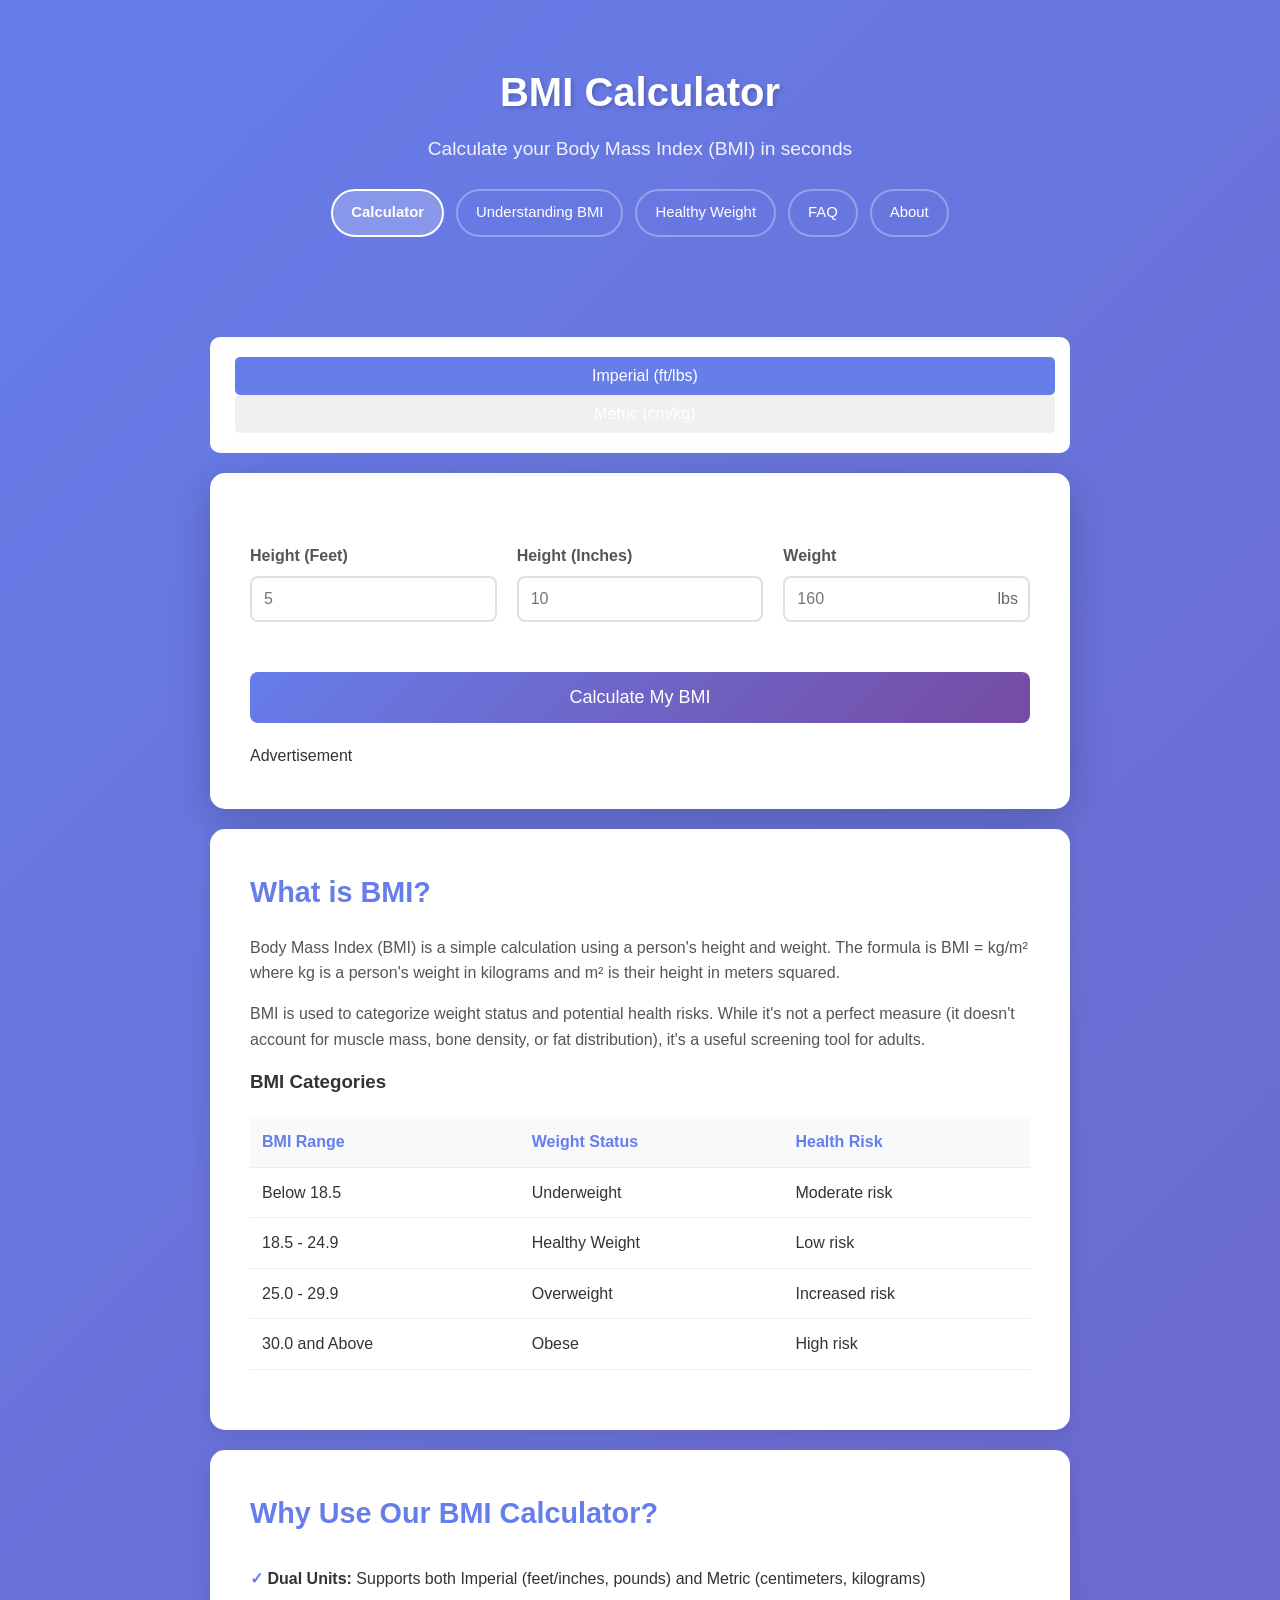
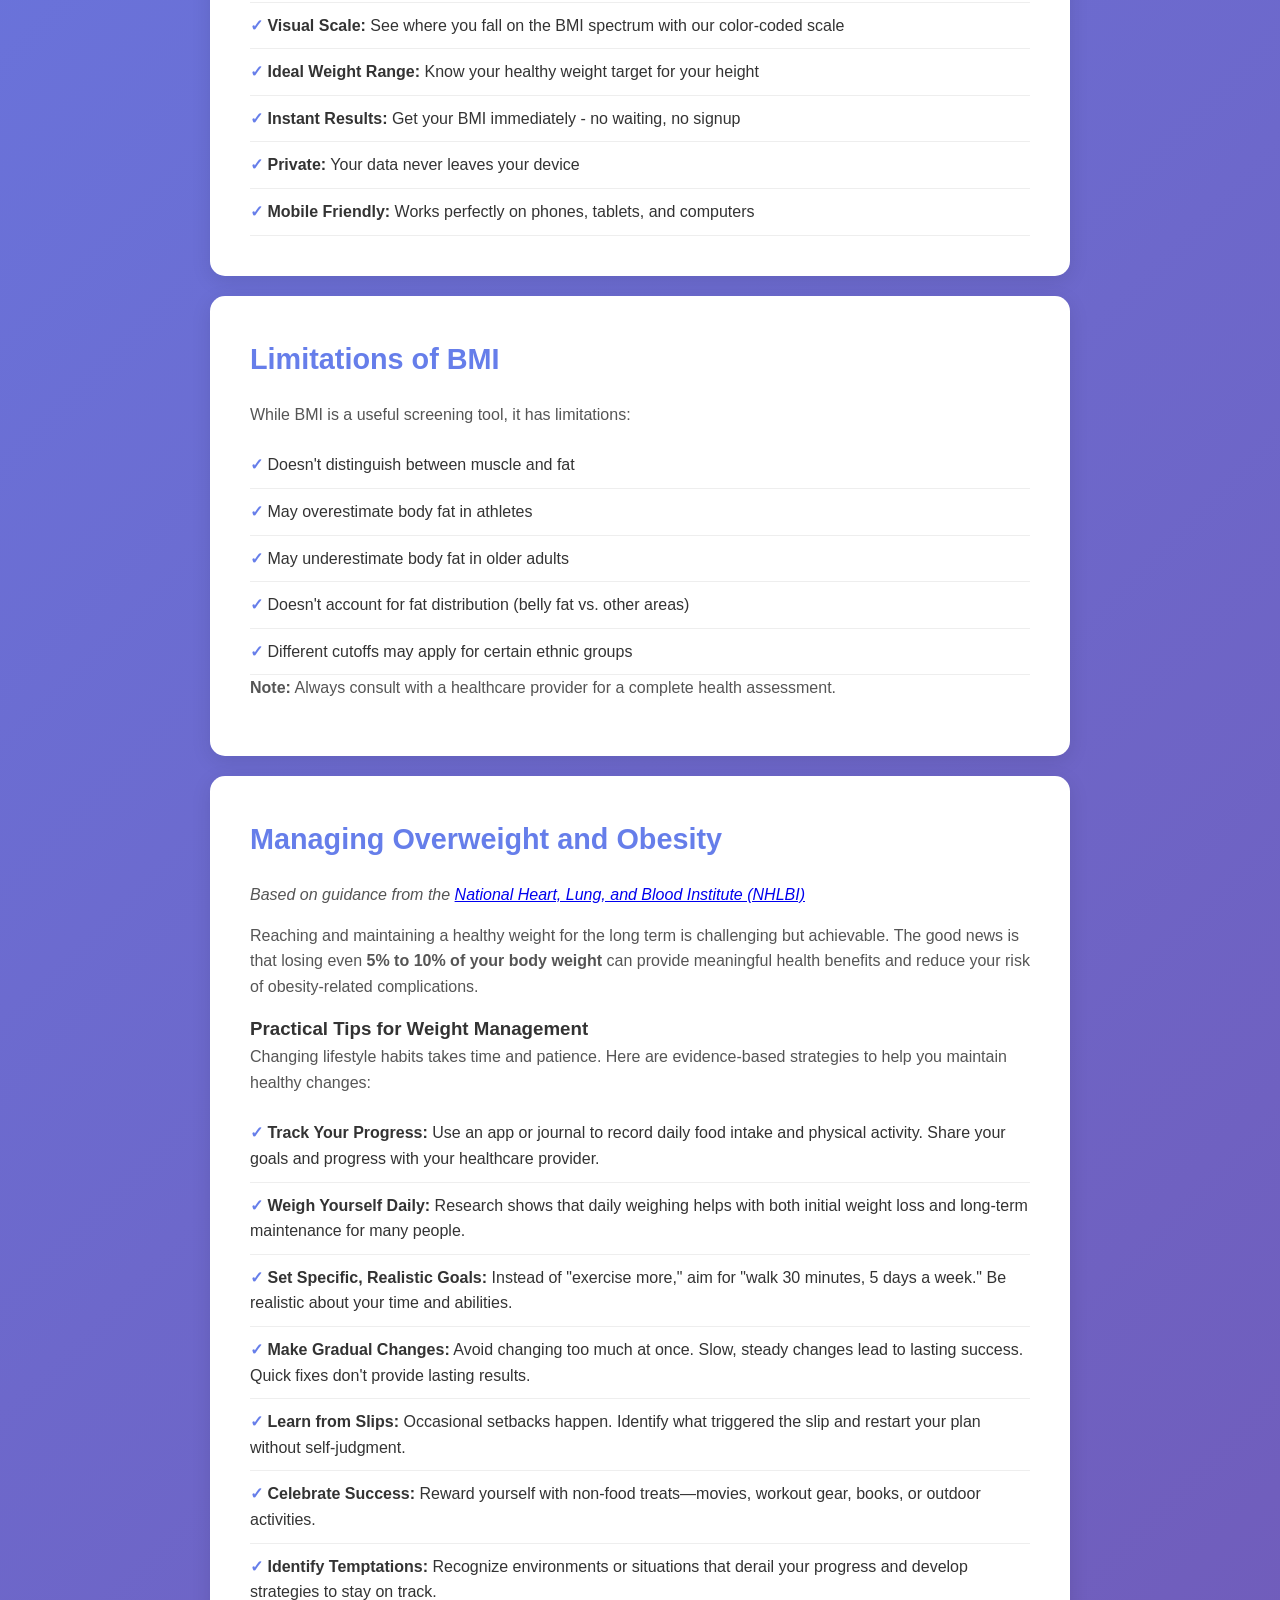
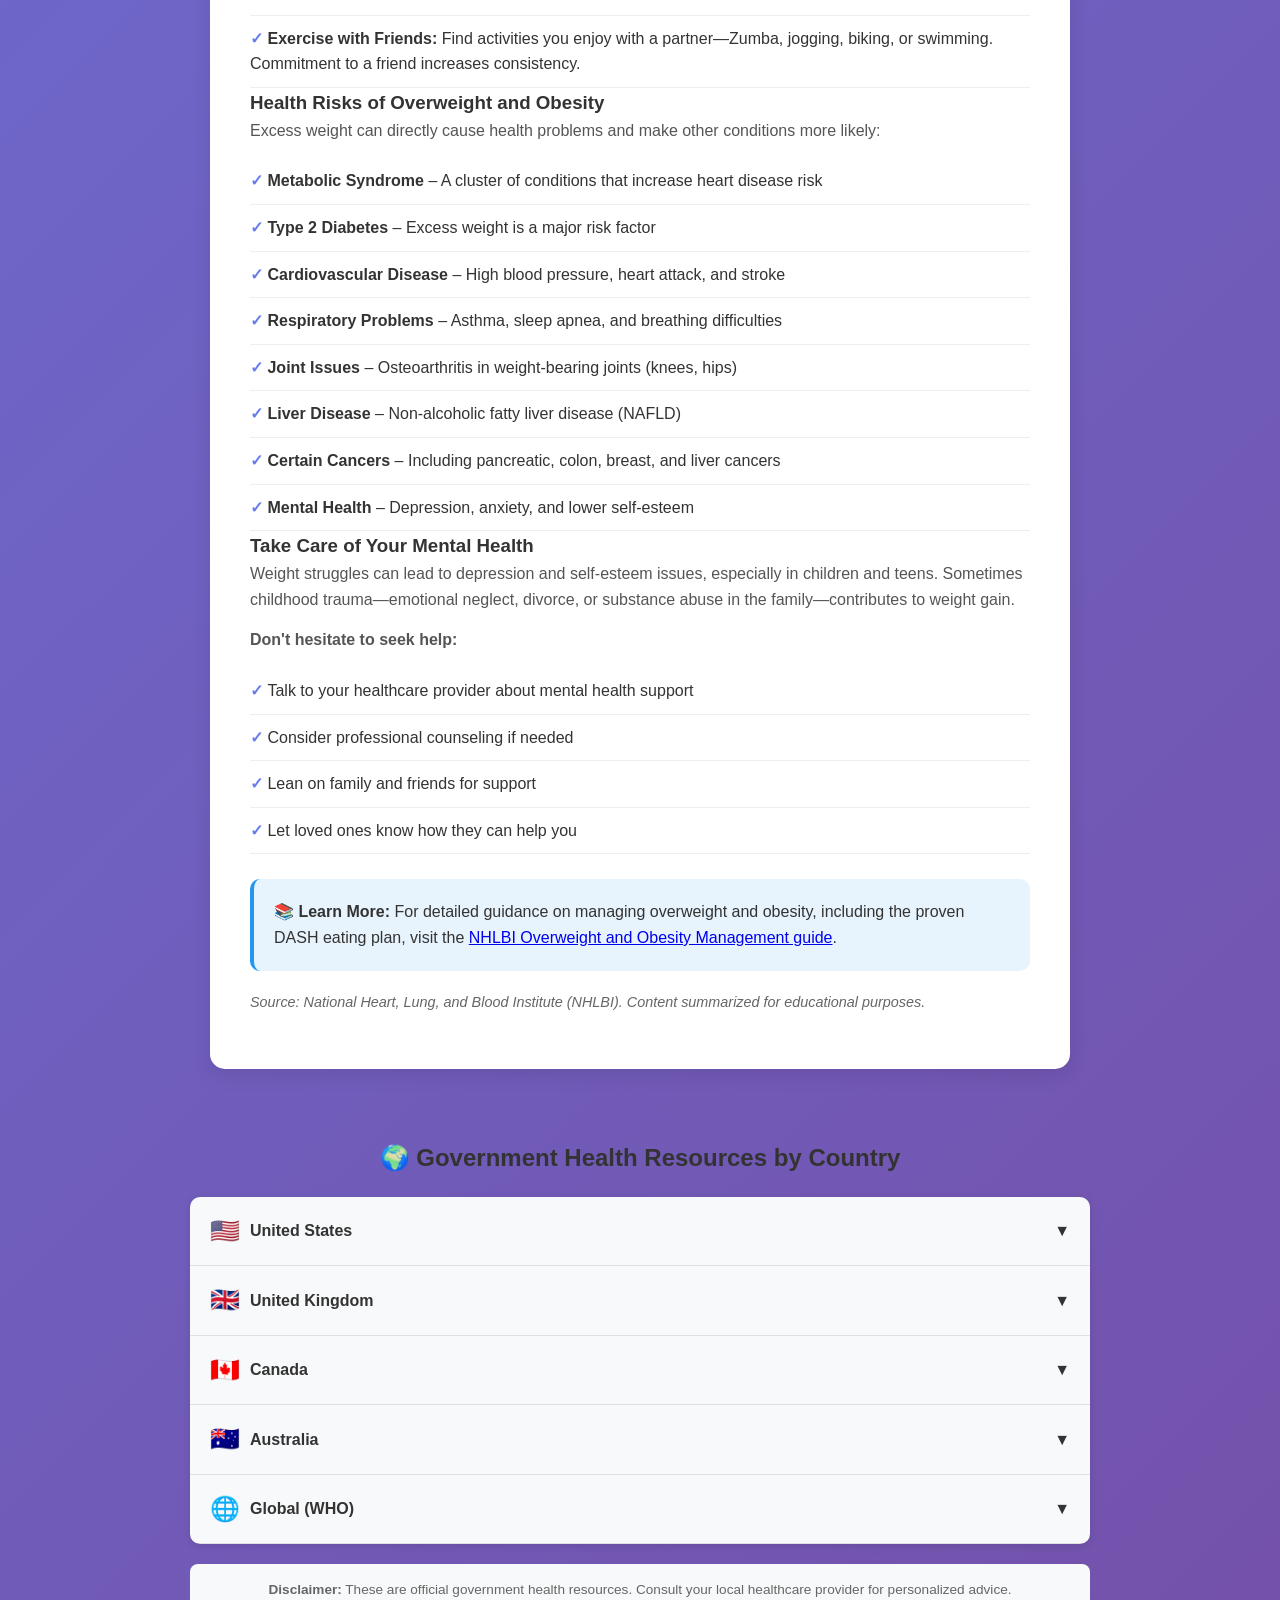
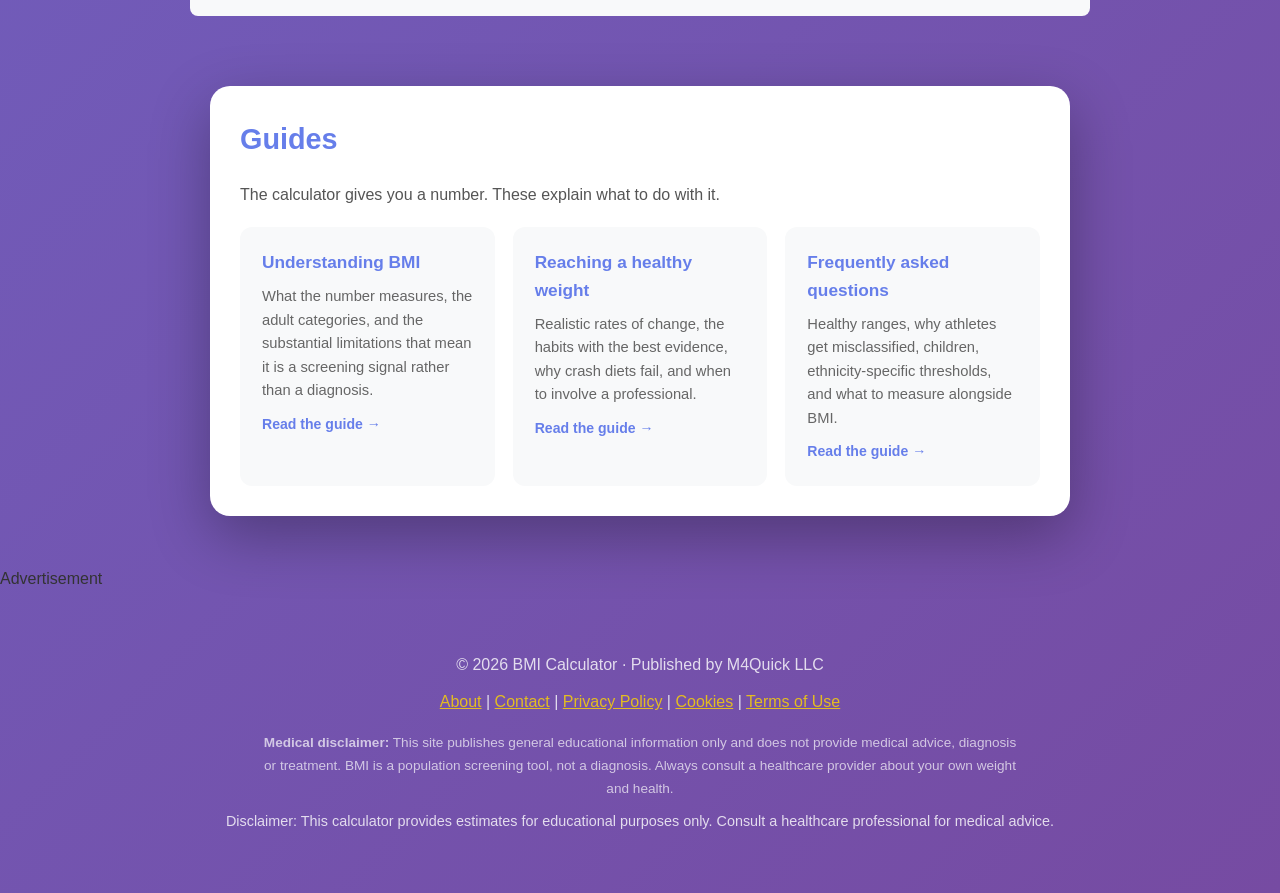
<file: index.html>
<!DOCTYPE html>
<html lang="en">
<head>
    <meta charset="UTF-8">
    <meta name="viewport" content="width=device-width, initial-scale=1.0">
    <meta name="description" content="Free BMI calculator for adults. Calculate your Body Mass Index with imperial or metric units. Includes BMI categories and health insights.">
    <meta name="keywords" content="BMI calculator, body mass index, BMI calculator adults, healthy weight calculator">
    <title>BMI Calculator - Free Body Mass Index Calculator</title>
    <link rel="canonical" href="https://bmi-calculator-health.com/">
    <!-- Google AdSense Verification -->
    <script async src="https://pagead2.googlesyndication.com/pagead/js/adsbygoogle.js?client=ca-pub-8510922003408038"
     crossorigin="anonymous"></script>
    <!-- Schema Markup for BMI Calculator -->
    <script type="application/ld+json">
    {
      "@context": "https://schema.org",
      "@type": "WebApplication",
      "name": "BMI Calculator",
      "description": "Calculate your Body Mass Index (BMI) with imperial or metric units. Includes BMI categories and health insights.",
      "applicationCategory": "HealthApplication",
      "operatingSystem": "Any",
      "offers": {
        "@type": "Offer",
        "price": "0",
        "priceCurrency": "USD"
      }
    }
    </script>
    <!-- FAQ Schema Markup -->
    <script type="application/ld+json">
    {
      "@context": "https://schema.org",
      "@type": "FAQPage",
      "mainEntity": [
        {
          "@type": "Question",
          "name": "How do I calculate my BMI?",
          "acceptedAnswer": {
            "@type": "Answer",
            "text": "To calculate BMI, divide your weight in kilograms by your height in meters squared (kg/m²). For imperial units, multiply weight in pounds by 703, then divide by height in inches squared. Our calculator does this automatically for both metric and imperial units."
          }
        },
        {
          "@type": "Question",
          "name": "What is a healthy BMI?",
          "acceptedAnswer": {
            "@type": "Answer",
            "text": "A healthy BMI for most adults is between 18.5 and 24.9. BMI categories: Underweight (<18.5), Healthy Weight (18.5-24.9), Overweight (25-29.9), and Obese (30+). Consult a healthcare provider for personalized assessment."
          }
        },
        {
          "@type": "Question",
          "name": "Is BMI accurate for everyone?",
          "acceptedAnswer": {
            "@type": "Answer",
            "text": "BMI is a useful screening tool but has limitations. It doesn't distinguish between muscle and fat, may underestimate body fat in older adults, and doesn't account for fat distribution. Athletes and older adults should consult healthcare providers for more accurate assessments."
          }
        },
        {
          "@type": "Question",
          "name": "How can I lower my BMI?",
          "acceptedAnswer": {
            "@type": "Answer",
            "text": "To lower BMI: 1) Create a calorie deficit through diet and exercise, 2) Aim for 150+ minutes of moderate exercise weekly, 3) Eat more vegetables, lean proteins, and whole grains, 4) Limit processed foods and sugary drinks, 5) Get adequate sleep. Consult a doctor before starting any weight loss program."
          }
        }
      ]
    }
    </script>
    <style>
        * { margin: 0; padding: 0; box-sizing: border-box; }
        body {
            font-family: -apple-system, BlinkMacSystemFont, 'Segoe UI', Roboto, sans-serif;
            line-height: 1.6;
            color: #333;
            background: linear-gradient(135deg, #667eea 0%, #764ba2 100%);
            min-height: 100vh;
        }
        .container { max-width: 900px; margin: 0 auto; padding: 20px; }
        header {
            text-align: center;
            color: white;
            padding: 40px 20px;
        }
        header h1 { font-size: 2.5em; margin-bottom: 10px; text-shadow: 2px 2px 4px rgba(0,0,0,0.2); }
        header p { font-size: 1.2em; opacity: 0.9; }
        .unit-toggle {
            background: white;
            padding: 20px;
            border-radius: 10px;
            margin: 20px 0;
            text-align: center;
        }
        .toggle-btn {
            background: #f0f0f0;
            border: none;
            padding: 10px 30px;
            margin: 0 5px;
            border-radius: 5px;
            cursor: pointer;
            font-size: 16px;
            transition: all 0.3s;
        }
        .toggle-btn.active {
            background: #667eea;
            color: white;
        }
        .calculator-box {
            background: white;
            padding: 40px;
            border-radius: 15px;
            box-shadow: 0 10px 40px rgba(0,0,0,0.2);
            margin: 20px 0;
        }
        .input-row {
            display: grid;
            grid-template-columns: repeat(auto-fit, minmax(200px, 1fr));
            gap: 20px;
            margin: 20px 0;
        }
        .input-group {
            margin: 10px 0;
        }
        label {
            display: block;
            margin-bottom: 8px;
            font-weight: 600;
            color: #555;
        }
        input, select {
            width: 100%;
            padding: 12px;
            font-size: 16px;
            border: 2px solid #e0e0e0;
            border-radius: 8px;
        }
        input:focus, select:focus {
            outline: none;
            border-color: #667eea;
        }
        .input-prefix {
            position: relative;
        }
        .input-prefix input {
            padding-right: 40px;
        }
        .suffix {
            position: absolute;
            right: 12px;
            top: 50%;
            transform: translateY(-50%);
            color: #666;
        }
        button {
            background: linear-gradient(135deg, #667eea 0%, #764ba2 100%);
            color: white;
            border: none;
            padding: 15px 40px;
            font-size: 18px;
            border-radius: 8px;
            cursor: pointer;
            margin: 20px 0;
            width: 100%;
            transition: transform 0.2s, box-shadow 0.2s;
        }
        button:hover {
            transform: translateY(-2px);
            box-shadow: 0 5px 20px rgba(102, 126, 234, 0.4);
        }
        .results {
            background: #f8f9fa;
            padding: 30px;
            border-radius: 10px;
            margin-top: 30px;
            display: none;
            border-left: 5px solid #667eea;
        }
        .results.show { display: block; animation: fadeIn 0.5s; }
        @keyframes fadeIn {
            from { opacity: 0; transform: translateY(-10px); }
            to { opacity: 1; transform: translateY(0); }
        }
        .bmi-display {
            font-size: 4em;
            color: #667eea;
            font-weight: bold;
            text-align: center;
            margin: 20px 0;
        }
        .bmi-category {
            text-align: center;
            font-size: 1.5em;
            margin-bottom: 20px;
            padding: 10px;
            border-radius: 8px;
        }
        .underweight { background: #e3f2fd; color: #1976d2; }
        .normal { background: #e8f5e9; color: #388e3c; }
        .overweight { background: #fff3e0; color: #f57c00; }
        .obese { background: #ffebee; color: #d32f2f; }
        .bmi-scale {
            display: flex;
            height: 40px;
            border-radius: 20px;
            overflow: hidden;
            margin: 30px 0;
            position: relative;
        }
        .scale-section {
            flex: 1;
            display: flex;
            align-items: center;
            justify-content: center;
            color: white;
            font-weight: bold;
            font-size: 0.8em;
        }
        .scale-underweight { background: #64b5f6; }
        .scale-normal { background: #81c784; }
        .scale-overweight { background: #ffb74d; }
        .scale-obese { background: #e57373; }
        .scale-marker {
            position: absolute;
            top: -10px;
            width: 0;
            height: 0;
            border-left: 10px solid transparent;
            border-right: 10px solid transparent;
            border-top: 15px solid #333;
            transform: translateX(-50%);
            transition: left 0.5s;
        }
        .ideal-weight {
            background: white;
            padding: 20px;
            border-radius: 8px;
            margin-top: 20px;
            box-shadow: 0 2px 10px rgba(0,0,0,0.1);
        }
        .ideal-weight h3 {
            color: #667eea;
            margin-bottom: 10px;
        }
        .content-section {
            background: white;
            padding: 40px;
            border-radius: 15px;
            margin: 20px 0;
            box-shadow: 0 5px 20px rgba(0,0,0,0.1);
        }
        .content-section h2 {
            color: #667eea;
            margin-bottom: 20px;
            font-size: 1.8em;
        }
        .content-section p {
            margin-bottom: 15px;
            color: #555;
        }
        .features-list {
            list-style: none;
            padding: 0;
        }
        .features-list li {
            padding: 10px 0;
            border-bottom: 1px solid #eee;
        }
        .features-list li:before {
            content: "✓ ";
            color: #667eea;
            font-weight: bold;
        }
        .bmi-table {
            width: 100%;
            border-collapse: collapse;
            margin: 20px 0;
        }
        .bmi-table th, .bmi-table td {
            padding: 12px;
            text-align: left;
            border-bottom: 1px solid #eee;
        }
        .bmi-table th {
            background: #f8f9fa;
            font-weight: 600;
            color: #667eea;
        }
        footer {
            text-align: center;
            padding: 40px;
            color: white;
            opacity: 0.8;
        }
        footer a { color: #ffd700; }
        @media (max-width: 768px) {
            header h1 { font-size: 2em; }
            .bmi-display { font-size: 3em; }
            .calculator-box { padding: 20px; }
        }
        /* sitewide navigation */
        .nav-links { display: flex; justify-content: center; gap: 12px; margin-top: 24px; flex-wrap: wrap; }
        .nav-links a { color: white; text-decoration: none; padding: 10px 18px;
            border: 2px solid rgba(255,255,255,0.3); border-radius: 30px; transition: all .3s; font-size: .93em; }
        .nav-links a:hover { background: rgba(255,255,255,0.2); border-color: white; }
        .nav-links a.here { background: rgba(255,255,255,0.22); border-color: white; font-weight: 600; }
        .guide-grid { display: grid; grid-template-columns: repeat(auto-fit, minmax(250px,1fr)); gap: 18px; margin-top: 20px; }
        .guide-card { display:block; background:#f8f9fa; border-radius:12px; padding:22px; text-decoration:none;
            color:inherit; transition: transform .2s, box-shadow .2s; }
        .guide-card:hover { transform: translateY(-3px); box-shadow: 0 8px 24px rgba(0,0,0,.1); }
        .guide-card h3 { color:#667eea; margin-bottom:8px; font-size:1.08em; }
        .guide-card p { color:#666; font-size:.92em; margin:0; }
        .guide-card .more { display:inline-block; margin-top:10px; color:#667eea; font-weight:600; font-size:.88em; }
        @media (max-width: 600px) { .nav-links { gap:9px; } .nav-links a { padding:8px 14px; font-size:.86em; } }
    </style>
    <!-- Cloudflare Web Analytics -->
    <script defer src="https://static.cloudflareinsights.com/beacon.min.js" data-cf-beacon='{"token": "c211878706c244bcb4c6363c63fcd1e5"}'></script>
</head>
<body>
    <header>
        <div class="container">
            <h1>BMI Calculator</h1>
            <p>Calculate your Body Mass Index (BMI) in seconds</p>
            <div class="nav-links">
                <a href="/" class="here">Calculator</a>
                <a href="/understanding-bmi">Understanding BMI</a>
                <a href="/healthy-weight">Healthy Weight</a>
                <a href="/faq">FAQ</a>
                <a href="/about">About</a>
            </div>
        </div>
    </header>

    <div class="container">
        <div class="unit-toggle">
            <button class="toggle-btn active" id="btn-imperial" onclick="setUnits('imperial')">Imperial (ft/lbs)</button>
            <button class="toggle-btn" id="btn-metric" onclick="setUnits('metric')">Metric (cm/kg)</button>
        </div>

        <div class="calculator-box">
            <div id="imperial-inputs">
                <div class="input-row">
                    <div class="input-group">
                        <label for="feet">Height (Feet)</label>
                        <input type="number" id="feet" placeholder="5" min="1" max="9">
                    </div>
                    
                    <div class="input-group">
                        <label for="inches">Height (Inches)</label>
                        <input type="number" id="inches" placeholder="10" min="0" max="11">
                    </div>
                    
                    <div class="input-group">
                        <label for="weight-lbs">Weight</label>
                        <div class="input-prefix">
                            <input type="number" id="weight-lbs" placeholder="160">
                            <span class="suffix">lbs</span>
                        </div>
                    </div>
                </div>
            </div>

            <div id="metric-inputs" style="display: none;">
                <div class="input-row">
                    <div class="input-group">
                        <label for="height-cm">Height</label>
                        <div class="input-prefix">
                            <input type="number" id="height-cm" placeholder="178">
                            <span class="suffix">cm</span>
                        </div>
                    </div>
                    
                    <div class="input-group">
                        <label for="weight-kg">Weight</label>
                        <div class="input-prefix">
                            <input type="number" id="weight-kg" placeholder="73">
                            <span class="suffix">kg</span>
                        </div>
                    </div>
                </div>
            </div>
            
            <button onclick="calculateBMI()">Calculate My BMI</button>
            
            <div id="results" class="results">
                <div class="bmi-display" id="bmi-value">0.0</div>
                <div class="bmi-category" id="bmi-category">Enter your details</div>
                
                <div class="bmi-scale">
                    <div class="scale-section scale-underweight">Under</div>
                    <div class="scale-section scale-normal">Normal</div>
                    <div class="scale-section scale-overweight">Over</div>
                    <div class="scale-section scale-obese">Obese</div>
                    <div class="scale-marker" id="scale-marker"></div>
                </div>
                
                <div class="ideal-weight">
                    <h3>Healthy Weight Range for Your Height</h3>
                    <p id="ideal-weight-range">-</p>
                </div>
            </div>
            <div class="ad-slot">
                <span class="ad-label">Advertisement</span>
                <ins class="adsbygoogle"
                     style="display:block"
                     data-ad-client="ca-pub-8510922003408038"
                     data-ad-slot="3370583535"
                     data-ad-format="auto"
                     data-full-width-responsive="true"></ins>
                <script>(adsbygoogle = window.adsbygoogle || []).push({});</script>
            </div>

        </div>

        <!-- Content Section -->
        <div class="content-section">
            <h2>What is BMI?</h2>
            <p>Body Mass Index (BMI) is a simple calculation using a person's height and weight. The formula is BMI = kg/m² where kg is a person's weight in kilograms and m² is their height in meters squared.</p>
            
            <p>BMI is used to categorize weight status and potential health risks. While it's not a perfect measure (it doesn't account for muscle mass, bone density, or fat distribution), it's a useful screening tool for adults.</p>
            
            <h3>BMI Categories</h3>
            <table class="bmi-table">
                <thead>
                    <tr>
                        <th>BMI Range</th>
                        <th>Weight Status</th>
                        <th>Health Risk</th>
                    </tr>
                </thead>
                <tbody>
                    <tr>
                        <td>Below 18.5</td>
                        <td>Underweight</td>
                        <td>Moderate risk</td>
                    </tr>
                    <tr>
                        <td>18.5 - 24.9</td>
                        <td>Healthy Weight</td>
                        <td>Low risk</td>
                    </tr>
                    <tr>
                        <td>25.0 - 29.9</td>
                        <td>Overweight</td>
                        <td>Increased risk</td>
                    </tr>
                    <tr>
                        <td>30.0 and Above</td>
                        <td>Obese</td>
                        <td>High risk</td>
                    </tr>
                </tbody>
            </table>
        </div>

        <div class="content-section">
            <h2>Why Use Our BMI Calculator?</h2>
            
            <ul class="features-list">
                <li><strong>Dual Units:</strong> Supports both Imperial (feet/inches, pounds) and Metric (centimeters, kilograms)</li>
                <li><strong>Visual Scale:</strong> See where you fall on the BMI spectrum with our color-coded scale</li>
                <li><strong>Ideal Weight Range:</strong> Know your healthy weight target for your height</li>
                <li><strong>Instant Results:</strong> Get your BMI immediately - no waiting, no signup</li>
                <li><strong>Private:</strong> Your data never leaves your device</li>
                <li><strong>Mobile Friendly:</strong> Works perfectly on phones, tablets, and computers</li>
            </ul>
        </div>

        <div class="content-section">
            <h2>Limitations of BMI</h2>
            
            <p>While BMI is a useful screening tool, it has limitations:</p>
            
            <ul class="features-list">
                <li>Doesn't distinguish between muscle and fat</li>
                <li>May overestimate body fat in athletes</li>
                <li>May underestimate body fat in older adults</li>
                <li>Doesn't account for fat distribution (belly fat vs. other areas)</li>
                <li>Different cutoffs may apply for certain ethnic groups</li>
            </ul>
            
            <p><strong>Note:</strong> Always consult with a healthcare provider for a complete health assessment.</p>
        </div>

        <div class="content-section">
            <h2>Managing Overweight and Obesity</h2>
            
            <p><em>Based on guidance from the <a href="https://www.nhlbi.nih.gov/health/overweight-and-obesity/management" target="_blank" rel="noopener noreferrer">National Heart, Lung, and Blood Institute (NHLBI)</a></em></p>
            
            <p>Reaching and maintaining a healthy weight for the long term is challenging but achievable. The good news is that losing even <strong>5% to 10% of your body weight</strong> can provide meaningful health benefits and reduce your risk of obesity-related complications.</p>
            
            <h3>Practical Tips for Weight Management</h3>
            
            <p>Changing lifestyle habits takes time and patience. Here are evidence-based strategies to help you maintain healthy changes:</p>
            
            <ul class="features-list">
                <li><strong>Track Your Progress:</strong> Use an app or journal to record daily food intake and physical activity. Share your goals and progress with your healthcare provider.</li>
                
                <li><strong>Weigh Yourself Daily:</strong> Research shows that daily weighing helps with both initial weight loss and long-term maintenance for many people.</li>
                
                <li><strong>Set Specific, Realistic Goals:</strong> Instead of "exercise more," aim for "walk 30 minutes, 5 days a week." Be realistic about your time and abilities.</li>
                
                <li><strong>Make Gradual Changes:</strong> Avoid changing too much at once. Slow, steady changes lead to lasting success. Quick fixes don't provide lasting results.</li>
                
                <li><strong>Learn from Slips:</strong> Occasional setbacks happen. Identify what triggered the slip and restart your plan without self-judgment.</li>
                
                <li><strong>Celebrate Success:</strong> Reward yourself with non-food treats—movies, workout gear, books, or outdoor activities.</li>
                
                <li><strong>Identify Temptations:</strong> Recognize environments or situations that derail your progress and develop strategies to stay on track.</li>
                
                <li><strong>Exercise with Friends:</strong> Find activities you enjoy with a partner—Zumba, jogging, biking, or swimming. Commitment to a friend increases consistency.</li>
            </ul>
            
            <h3>Health Risks of Overweight and Obesity</h3>
            
            <p>Excess weight can directly cause health problems and make other conditions more likely:</p>
            
            <ul class="features-list">
                <li><strong>Metabolic Syndrome</strong> – A cluster of conditions that increase heart disease risk</li>
                <li><strong>Type 2 Diabetes</strong> – Excess weight is a major risk factor</li>
                <li><strong>Cardiovascular Disease</strong> – High blood pressure, heart attack, and stroke</li>
                <li><strong>Respiratory Problems</strong> – Asthma, sleep apnea, and breathing difficulties</li>
                <li><strong>Joint Issues</strong> – Osteoarthritis in weight-bearing joints (knees, hips)</li>
                <li><strong>Liver Disease</strong> – Non-alcoholic fatty liver disease (NAFLD)</li>
                <li><strong>Certain Cancers</strong> – Including pancreatic, colon, breast, and liver cancers</li>
                <li><strong>Mental Health</strong> – Depression, anxiety, and lower self-esteem</li>
            </ul>
            
            <h3>Take Care of Your Mental Health</h3>
            
            <p>Weight struggles can lead to depression and self-esteem issues, especially in children and teens. Sometimes childhood trauma—emotional neglect, divorce, or substance abuse in the family—contributes to weight gain.</p>
            
            <p><strong>Don't hesitate to seek help:</strong></p>
            <ul class="features-list">
                <li>Talk to your healthcare provider about mental health support</li>
                <li>Consider professional counseling if needed</li>
                <li>Lean on family and friends for support</li>
                <li>Let loved ones know how they can help you</li>
            </ul>
            
            <div style="background: #e8f4fd; padding: 20px; border-radius: 10px; margin-top: 25px; border-left: 4px solid #2196F3;">
                <strong>📚 Learn More:</strong> For detailed guidance on managing overweight and obesity, including the proven DASH eating plan, visit the <a href="https://www.nhlbi.nih.gov/health/overweight-and-obesity/management" target="_blank" rel="noopener noreferrer">NHLBI Overweight and Obesity Management guide</a>.
            </div>
            
            <p style="margin-top: 20px; font-size: 0.9em; color: #666;"><em>Source: National Heart, Lung, and Blood Institute (NHLBI). Content summarized for educational purposes.</em></p>
        </div>

    </div>

    
        <!-- International Government Health Resources -->
        <style>
        .resources-container { max-width: 900px; margin: 30px auto; }
        .resources-header { text-align: center; margin-bottom: 20px; }
        .resources-header h2 { color: #333; margin-bottom: 10px; }
        .country-accordion { border-radius: 10px; overflow: hidden; box-shadow: 0 2px 8px rgba(0,0,0,0.1); }
        .country-section { border-bottom: 1px solid #e0e0e0; }
        .country-header { background: #f8f9fa; padding: 15px 20px; cursor: pointer; display: flex; align-items: center; justify-content: space-between; }
        .country-header:hover { background: #e9ecef; }
        .country-title { display: flex; align-items: center; gap: 10px; font-weight: 600; }
        .country-flag { font-size: 1.5em; }
        .country-content { max-height: 0; overflow: hidden; transition: max-height 0.3s; background: white; }
        .country-content.open { max-height: 800px; }
        .resource-category { padding: 15px 20px; border-bottom: 1px solid #f0f0f0; }
        .resource-category h4 { color: #667eea; margin-bottom: 10px; font-size: 0.95em; }
        .resource-list { list-style: none; padding: 0; margin: 0; }
        .resource-list li { padding: 6px 0; border-bottom: 1px solid #f5f5f5; font-size: 0.9em; }
        .resource-list li:last-child { border-bottom: none; }
        .resource-list a { color: #667eea; text-decoration: none; }
        .resource-list a:hover { text-decoration: underline; }
        .disclaimer { margin-top: 20px; padding: 15px; background: #f8f9fa; border-radius: 8px; font-size: 0.85em; color: #666; text-align: center; }
        @media (max-width: 600px) { .country-header { padding: 12px 15px; } .resource-category { padding: 12px 15px; } }
        </style>
        
        <div class="resources-container">
            <div class="resources-header">
                <h2>🌍 Government Health Resources by Country</h2>
            </div>
            
            <div class="country-accordion">
                <div class="country-section">
                    <div class="country-header" onclick="toggleResources(this)">
                        <div class="country-title"><span class="country-flag">🇺🇸</span><span>United States</span></div>
                        <span>▼</span>
                    </div>
                    <div class="country-content">
                        <div class="resource-category">
                            <h4>🍎 Nutrition</h4>
                            <ul class="resource-list">
                                <li><a href="https://www.nutrition.gov" target="_blank">Nutrition.gov</a> - USDA nutrition portal</li>
                                <li><a href="https://www.myplate.gov" target="_blank">MyPlate.gov</a> - Eating plans</li>
                                <li><a href="https://www.dietaryguidelines.gov" target="_blank">Dietary Guidelines</a></li>
                            </ul>
                        </div>
                        <div class="resource-category">
                            <h4>🏃 Physical Activity</h4>
                            <ul class="resource-list">
                                <li><a href="https://odphp.health.gov/our-work/nutrition-physical-activity/physical-activity-guidelines" target="_blank">Physical Activity Guidelines</a></li>
                                <li><a href="https://www.cdc.gov/physical-activity-basics" target="_blank">CDC Physical Activity</a></li>
                            </ul>
                        </div>
                        <div class="resource-category">
                            <h4>🏥 State Health Departments</h4>
                            <ul class="resource-list">
                                <li><a href="https://www.usa.gov/state-health" target="_blank">USA.gov State Health Directory</a></li>
                            </ul>
                        </div>
                    </div>
                </div>
                
                <div class="country-section">
                    <div class="country-header" onclick="toggleResources(this)">
                        <div class="country-title"><span class="country-flag">🇬🇧</span><span>United Kingdom</span></div>
                        <span>▼</span>
                    </div>
                    <div class="country-content">
                        <div class="resource-category">
                            <h4>🍎 Nutrition</h4>
                            <ul class="resource-list">
                                <li><a href="https://www.nhs.uk/live-well/eat-well/the-eatwell-guide" target="_blank">The Eatwell Guide</a> - NHS recommendations</li>
                                <li><a href="https://www.gov.uk/government/publications/the-eatwell-guide" target="_blank">GOV.UK Eatwell Guide</a></li>
                            </ul>
                        </div>
                        <div class="resource-category">
                            <h4>🏃 Physical Activity</h4>
                            <ul class="resource-list">
                                <li><a href="https://www.nhs.uk/live-well/exercise/physical-activity-guidelines-for-adults-aged-19-to-64" target="_blank">Physical Activity Guidelines</a></li>
                            </ul>
                        </div>
                    </div>
                </div>
                
                <div class="country-section">
                    <div class="country-header" onclick="toggleResources(this)">
                        <div class="country-title"><span class="country-flag">🇨🇦</span><span>Canada</span></div>
                        <span>▼</span>
                    </div>
                    <div class="country-content">
                        <div class="resource-category">
                            <h4>🍎 Nutrition</h4>
                            <ul class="resource-list">
                                <li><a href="https://food-guide.canada.ca" target="_blank">Canada's Food Guide</a></li>
                                <li><a href="https://food-guide.canada.ca/en/tips-for-healthy-eating/adults" target="_blank">Healthy Eating for Adults</a></li>
                            </ul>
                        </div>
                    </div>
                </div>
                
                <div class="country-section">
                    <div class="country-header" onclick="toggleResources(this)">
                        <div class="country-title"><span class="country-flag">🇦🇺</span><span>Australia</span></div>
                        <span>▼</span>
                    </div>
                    <div class="country-content">
                        <div class="resource-category">
                            <h4>🍎 Nutrition</h4>
                            <ul class="resource-list">
                                <li><a href="https://www.eatforhealth.gov.au" target="_blank">Eat For Health</a> - Australian dietary guidelines</li>
                                <li><a href="https://www.eatforhealth.gov.au/guidelines/australian-guide-healthy-eating" target="_blank">Australian Guide to Healthy Eating</a></li>
                            </ul>
                        </div>
                        <div class="resource-category">
                            <h4>🏃 Physical Activity</h4>
                            <ul class="resource-list">
                                <li><a href="https://www.health.gov.au/topics/physical-activity-and-exercise/physical-activity-and-exercise-guidelines-for-all-australians" target="_blank">Physical Activity Guidelines</a></li>
                            </ul>
                        </div>
                    </div>
                </div>
                
                <div class="country-section">
                    <div class="country-header" onclick="toggleResources(this)">
                        <div class="country-title"><span class="country-flag">🌐</span><span>Global (WHO)</span></div>
                        <span>▼</span>
                    </div>
                    <div class="country-content">
                        <div class="resource-category">
                            <h4>🌍 World Health Organization</h4>
                            <ul class="resource-list">
                                <li><a href="https://www.who.int/health-topics/nutrition" target="_blank">WHO Nutrition</a></li>
                                <li><a href="https://www.who.int/health-topics/physical-activity" target="_blank">WHO Physical Activity</a></li>
                            </ul>
                        </div>
                    </div>
                </div>
            </div>
            
            <div class="disclaimer">
                <strong>Disclaimer:</strong> These are official government health resources. Consult your local healthcare provider for personalized advice.
            </div>
        </div>
        
        <script>
        function toggleResources(header) {
            const content = header.nextElementSibling;
            const isOpen = content.classList.contains('open');
            document.querySelectorAll('.country-content').forEach(c => { c.classList.remove('open'); c.style.maxHeight = null; });
            if (!isOpen) { content.classList.add('open'); content.style.maxHeight = content.scrollHeight + "px"; }
        }
        </script>


    <div class="container">
        <div class="content-section" style="background:white;border-radius:20px;padding:30px;box-shadow:0 20px 60px rgba(0,0,0,.3);margin-bottom:30px;">
            <h2>Guides</h2>
            <p style="color:#555;">The calculator gives you a number. These explain what to do with it.</p>
            <div class="guide-grid">
                <a class="guide-card" href="/understanding-bmi">
                    <h3>Understanding BMI</h3>
                    <p>What the number measures, the adult categories, and the substantial limitations that mean it is a screening signal rather than a diagnosis.</p>
                    <span class="more">Read the guide &rarr;</span>
                </a>
                <a class="guide-card" href="/healthy-weight">
                    <h3>Reaching a healthy weight</h3>
                    <p>Realistic rates of change, the habits with the best evidence, why crash diets fail, and when to involve a professional.</p>
                    <span class="more">Read the guide &rarr;</span>
                </a>
                <a class="guide-card" href="/faq">
                    <h3>Frequently asked questions</h3>
                    <p>Healthy ranges, why athletes get misclassified, children, ethnicity-specific thresholds, and what to measure alongside BMI.</p>
                    <span class="more">Read the guide &rarr;</span>
                </a>
            </div>
        </div>
    </div>

    
            <div class="ad-slot">
                <span class="ad-label">Advertisement</span>
                <ins class="adsbygoogle"
                     style="display:block"
                     data-ad-client="ca-pub-8510922003408038"
                     data-ad-slot="3370583535"
                     data-ad-format="auto"
                     data-full-width-responsive="true"></ins>
                <script>(adsbygoogle = window.adsbygoogle || []).push({});</script>
            </div>
<footer>
        <div class="container">
            <p>&copy; 2026 BMI Calculator &middot; Published by M4Quick LLC</p>
            <p style="margin-top:12px;">
                <a href="/about">About</a> |
                <a href="/contact">Contact</a> |
                <a href="/privacy">Privacy Policy</a> |
                <a href="/cookies">Cookies</a> |
                <a href="/terms">Terms of Use</a>
            </p>
            <p style="font-size:.85em;margin-top:16px;opacity:.85;max-width:760px;margin-left:auto;margin-right:auto;line-height:1.7;"><strong>Medical disclaimer:</strong> This site publishes general educational information only and does not provide medical advice, diagnosis or treatment. BMI is a population screening tool, not a diagnosis. Always consult a healthcare provider about your own weight and health.</p>
            <p style="font-size: 0.9em; margin-top: 10px;">Disclaimer: This calculator provides estimates for educational purposes only. Consult a healthcare professional for medical advice.</p>
        </div>
    </footer>

    <script>
        let currentUnit = 'imperial';

        function setUnits(unit) {
            currentUnit = unit;
            document.getElementById('btn-imperial').classList.toggle('active', unit === 'imperial');
            document.getElementById('btn-metric').classList.toggle('active', unit === 'metric');
            document.getElementById('imperial-inputs').style.display = unit === 'imperial' ? 'block' : 'none';
            document.getElementById('metric-inputs').style.display = unit === 'metric' ? 'block' : 'none';
        }

        function calculateBMI() {
            let height, weight, bmi;
            
            if (currentUnit === 'imperial') {
                const feet = parseFloat(document.getElementById('feet').value) || 0;
                const inches = parseFloat(document.getElementById('inches').value) || 0;
                weight = parseFloat(document.getElementById('weight-lbs').value) || 0;
                
                const totalInches = (feet * 12) + inches;
                if (totalInches <= 0 || weight <= 0) {
                    alert('Please enter valid height and weight');
                    return;
                }
                
                bmi = (weight / (totalInches * totalInches)) * 703;
                height = totalInches * 2.54; // Convert to cm for ideal weight calc
            } else {
                height = parseFloat(document.getElementById('height-cm').value) || 0;
                weight = parseFloat(document.getElementById('weight-kg').value) || 0;
                
                if (height <= 0 || weight <= 0) {
                    alert('Please enter valid height and weight');
                    return;
                }
                
                const heightM = height / 100;
                bmi = weight / (heightM * heightM);
            }
            
            bmi = Math.round(bmi * 10) / 10;
            
            // Display BMI
            document.getElementById('bmi-value').textContent = bmi.toFixed(1);
            
            // Determine category
            let category, categoryClass;
            if (bmi < 18.5) {
                category = 'Underweight';
                categoryClass = 'underweight';
            } else if (bmi < 25) {
                category = 'Healthy Weight';
                categoryClass = 'normal';
            } else if (bmi < 30) {
                category = 'Overweight';
                categoryClass = 'overweight';
            } else {
                category = 'Obese';
                categoryClass = 'obese';
            }
            
            const categoryDiv = document.getElementById('bmi-category');
            categoryDiv.textContent = category;
            categoryDiv.className = 'bmi-category ' + categoryClass;
            
            // Position marker on scale
            const scalePosition = Math.min(Math.max((bmi - 15) / (35 - 15) * 100, 0), 100);
            document.getElementById('scale-marker').style.left = scalePosition + '%';
            
            // Calculate ideal weight range
            const minHealthyBMI = 18.5;
            const maxHealthyBMI = 24.9;
            const heightM = height / 100;
            
            let minWeight, maxWeight, unit;
            if (currentUnit === 'imperial') {
                minWeight = Math.round((minHealthyBMI * heightM * heightM) * 2.20462);
                maxWeight = Math.round((maxHealthyBMI * heightM * heightM) * 2.20462);
                unit = 'lbs';
            } else {
                minWeight = Math.round(minHealthyBMI * heightM * heightM);
                maxWeight = Math.round(maxHealthyBMI * heightM * heightM);
                unit = 'kg';
            }
            
            document.getElementById('ideal-weight-range').textContent = 
                minWeight + ' - ' + maxWeight + ' ' + unit;
            
            // Show results
            document.getElementById('results').classList.add('show');
            document.getElementById('results').scrollIntoView({ behavior: 'smooth', block: 'nearest' });
        }
        
        // Allow Enter key to calculate
        document.querySelectorAll('input').forEach(input => {
            input.addEventListener('keypress', function(e) {
                if (e.key === 'Enter') {
                    calculateBMI();
                }
            });
        });
    </script>
</body>
</html>
</file>
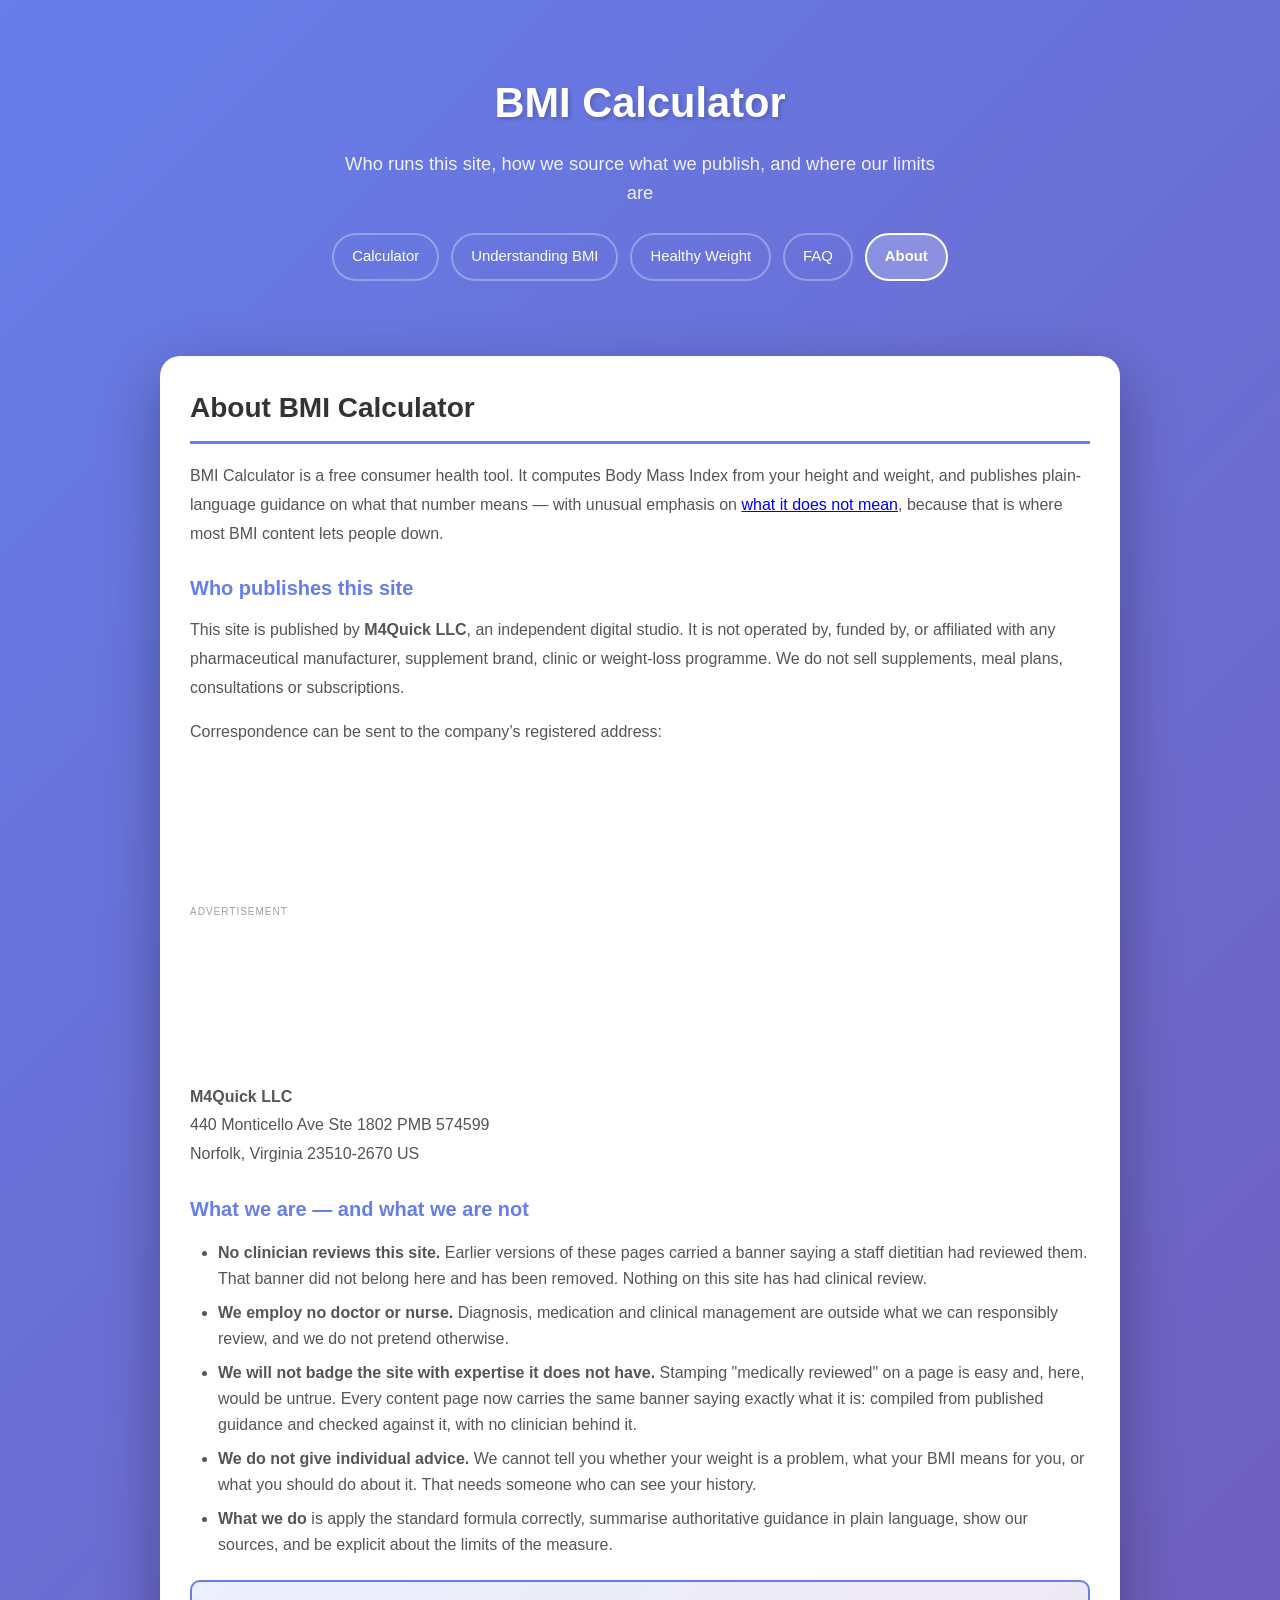
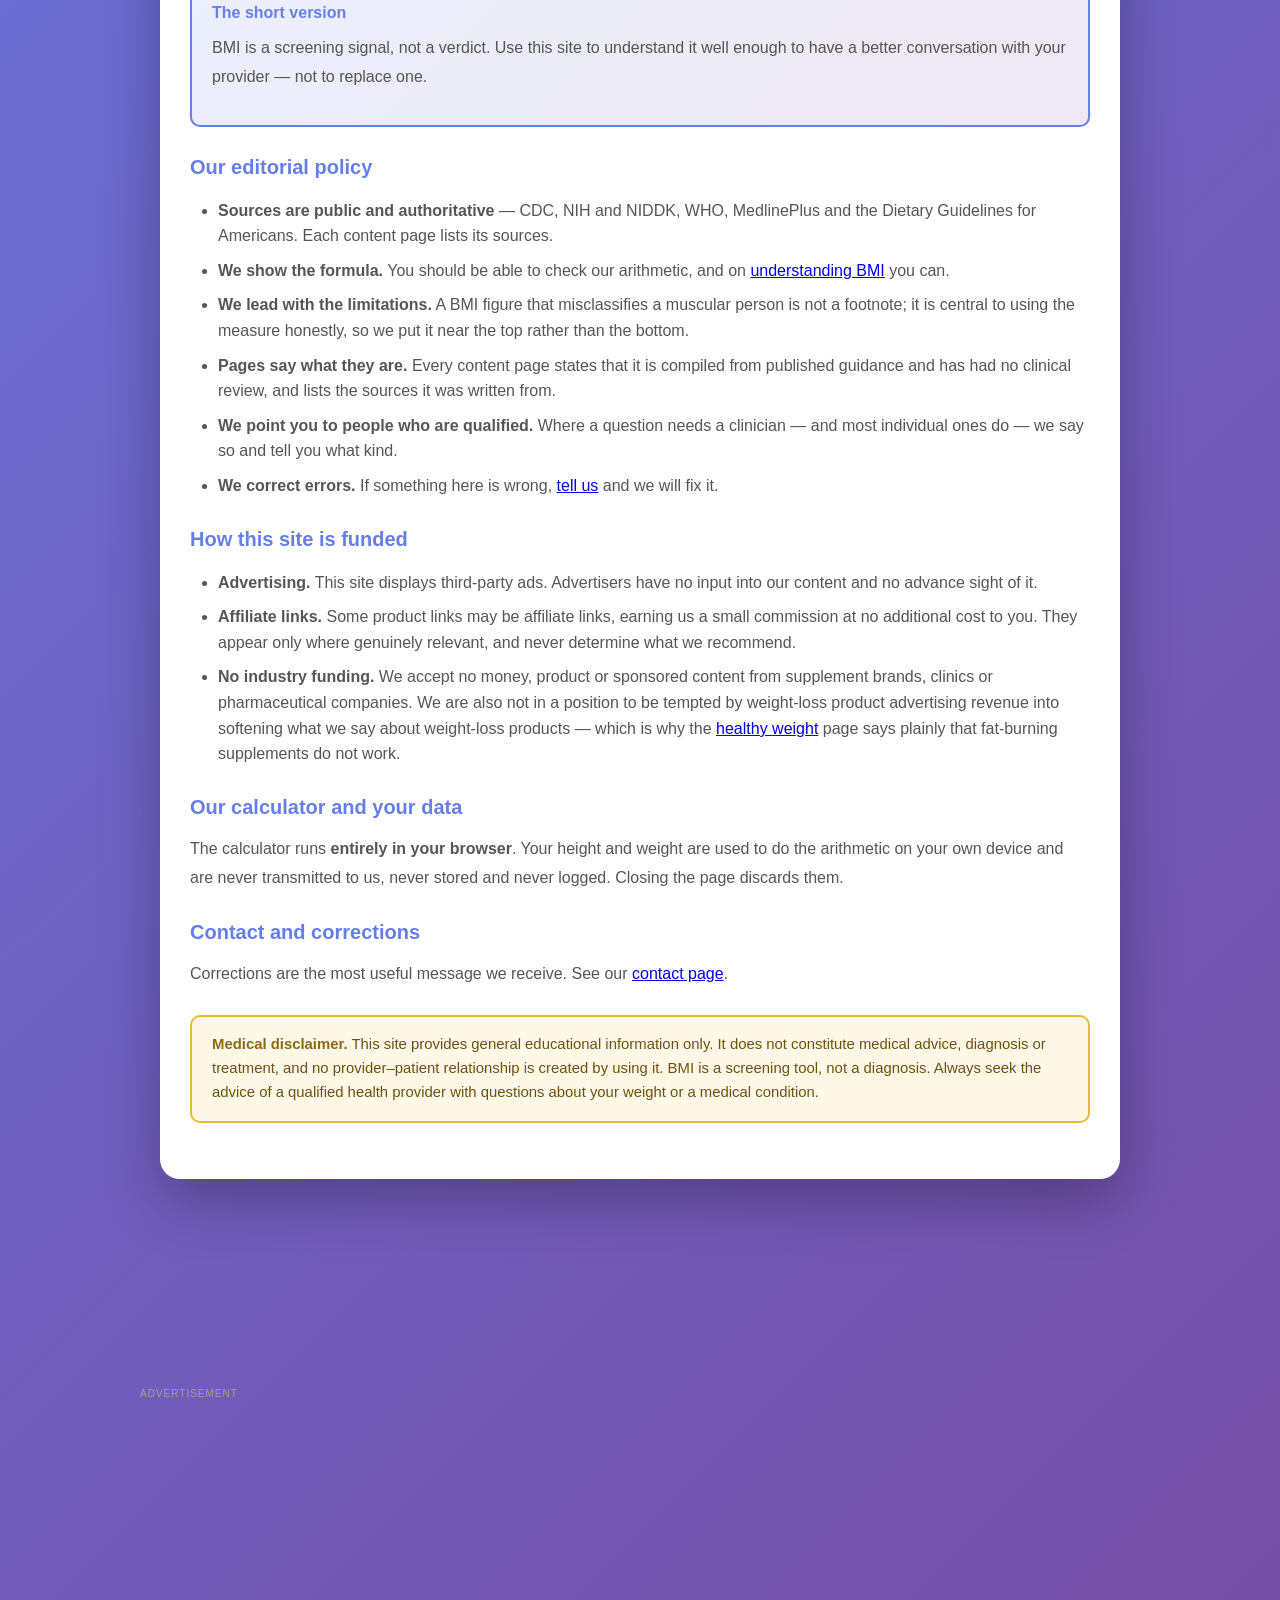
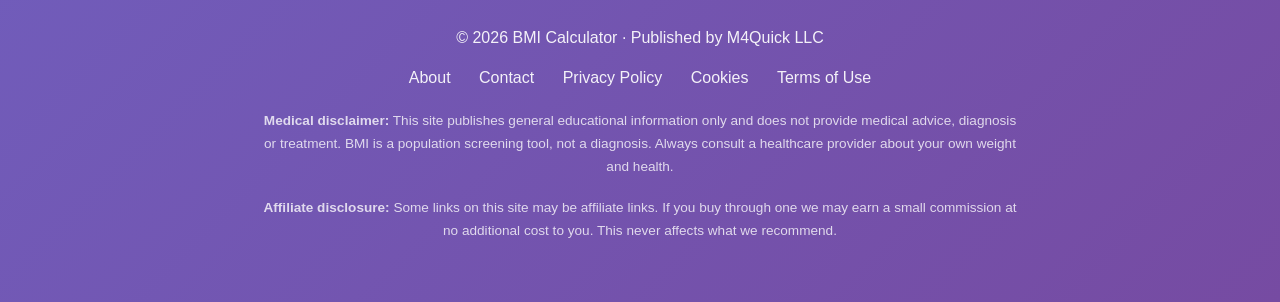
<file: about.html>
<!DOCTYPE html>
<html lang="en">
<head>
    <meta charset="UTF-8">
    <meta name="viewport" content="width=device-width, initial-scale=1.0">
    <meta name="description" content="About BMI Calculator — who publishes this site, how our health content is researched and reviewed, what the calculator does with your data, and how the site is funded.">
    <title>About - BMI Calculator</title>
    <link rel="canonical" href="https://bmi-calculator-health.com/about">
    <link rel="stylesheet" href="/styles.css">
    <script async src="https://pagead2.googlesyndication.com/pagead/js/adsbygoogle.js?client=ca-pub-8510922003408038"
     crossorigin="anonymous"></script>
    <!-- Cloudflare Web Analytics -->
    <script defer src="https://static.cloudflareinsights.com/beacon.min.js" data-cf-beacon='{"token": "c211878706c244bcb4c6363c63fcd1e5"}'></script>
</head>
<body>
    <header>
        <div class="container">
            <h1><a href="/">BMI Calculator</a></h1>
            <p>Who runs this site, how we source what we publish, and where our limits are</p>
            <div class="nav-links">
                <a href="/">Calculator</a>
                <a href="/understanding-bmi">Understanding BMI</a>
                <a href="/healthy-weight">Healthy Weight</a>
                <a href="/faq">FAQ</a>
                <a href="/about" class="here">About</a>
            </div>
        </div>
    </header>

    <div class="container">
        <div class="tool-box content-section">
            <h2>About BMI Calculator</h2>

            <p>BMI Calculator is a free consumer health tool. It computes Body Mass Index from your height and weight, and publishes plain-language guidance on what that number means — with unusual emphasis on <a href="/understanding-bmi">what it does not mean</a>, because that is where most BMI content lets people down.</p>

            <h3>Who publishes this site</h3>
            <p>This site is published by <strong>M4Quick LLC</strong>, an independent digital studio. It is not operated by, funded by, or affiliated with any pharmaceutical manufacturer, supplement brand, clinic or weight-loss programme. We do not sell supplements, meal plans, consultations or subscriptions.</p>
            <p>Correspondence can be sent to the company&rsquo;s registered address:</p>
            <div class="ad-slot">
                <span class="ad-label">Advertisement</span>
                <ins class="adsbygoogle"
                     style="display:block"
                     data-ad-client="ca-pub-8510922003408038"
                     data-ad-slot="3370583535"
                     data-ad-format="auto"
                     data-full-width-responsive="true"></ins>
                <script>(adsbygoogle = window.adsbygoogle || []).push({});</script>
            </div>

            <p><strong>M4Quick LLC</strong><br>
            440 Monticello Ave Ste 1802 PMB 574599<br>
            Norfolk, Virginia 23510-2670 US</p>

            <h3>What we are — and what we are not</h3>
            <ul>
                <li><strong>No clinician reviews this site.</strong> Earlier versions of these pages carried a banner saying a staff dietitian had reviewed them. That banner did not belong here and has been removed. Nothing on this site has had clinical review.</li>
                <li><strong>We employ no doctor or nurse.</strong> Diagnosis, medication and clinical management are outside what we can responsibly review, and we do not pretend otherwise.</li>
                <li><strong>We will not badge the site with expertise it does not have.</strong> Stamping "medically reviewed" on a page is easy and, here, would be untrue. Every content page now carries the same banner saying exactly what it is: compiled from published guidance and checked against it, with no clinician behind it.</li>
                <li><strong>We do not give individual advice.</strong> We cannot tell you whether your weight is a problem, what your BMI means for you, or what you should do about it. That needs someone who can see your history.</li>
                <li><strong>What we do</strong> is apply the standard formula correctly, summarise authoritative guidance in plain language, show our sources, and be explicit about the limits of the measure.</li>
            </ul>

            <div class="tip-box">
                <h4>The short version</h4>
                <p>BMI is a screening signal, not a verdict. Use this site to understand it well enough to have a better conversation with your provider — not to replace one.</p>
            </div>

            <h3>Our editorial policy</h3>
            <ul>
                <li><strong>Sources are public and authoritative</strong> — CDC, NIH and NIDDK, WHO, MedlinePlus and the Dietary Guidelines for Americans. Each content page lists its sources.</li>
                <li><strong>We show the formula.</strong> You should be able to check our arithmetic, and on <a href="/understanding-bmi">understanding BMI</a> you can.</li>
                <li><strong>We lead with the limitations.</strong> A BMI figure that misclassifies a muscular person is not a footnote; it is central to using the measure honestly, so we put it near the top rather than the bottom.</li>
                <li><strong>Pages say what they are.</strong> Every content page states that it is compiled from published guidance and has had no clinical review, and lists the sources it was written from.</li>
                <li><strong>We point you to people who are qualified.</strong> Where a question needs a clinician &mdash; and most individual ones do &mdash; we say so and tell you what kind.</li>
                <li><strong>We correct errors.</strong> If something here is wrong, <a href="/contact">tell us</a> and we will fix it.</li>
            </ul>

            <h3>How this site is funded</h3>
            <ul>
                <li><strong>Advertising.</strong> This site displays third-party ads. Advertisers have no input into our content and no advance sight of it.</li>
                <li><strong>Affiliate links.</strong> Some product links may be affiliate links, earning us a small commission at no additional cost to you. They appear only where genuinely relevant, and never determine what we recommend.</li>
                <li><strong>No industry funding.</strong> We accept no money, product or sponsored content from supplement brands, clinics or pharmaceutical companies. We are also not in a position to be tempted by weight-loss product advertising revenue into softening what we say about weight-loss products — which is why the <a href="/healthy-weight">healthy weight</a> page says plainly that fat-burning supplements do not work.</li>
            </ul>

            <h3>Our calculator and your data</h3>
            <p>The calculator runs <strong>entirely in your browser</strong>. Your height and weight are used to do the arithmetic on your own device and are never transmitted to us, never stored and never logged. Closing the page discards them.</p>

            <h3>Contact and corrections</h3>
            <p>Corrections are the most useful message we receive. See our <a href="/contact">contact page</a>.</p>

            <div class="med-disclaimer">
                <strong>Medical disclaimer.</strong> This site provides general educational information only. It does not constitute medical advice, diagnosis or treatment, and no provider–patient relationship is created by using it. BMI is a screening tool, not a diagnosis. Always seek the advice of a qualified health provider with questions about your weight or a medical condition.
            </div>
        </div>
    </div>

    
            <div class="ad-slot">
                <span class="ad-label">Advertisement</span>
                <ins class="adsbygoogle"
                     style="display:block"
                     data-ad-client="ca-pub-8510922003408038"
                     data-ad-slot="3370583535"
                     data-ad-format="auto"
                     data-full-width-responsive="true"></ins>
                <script>(adsbygoogle = window.adsbygoogle || []).push({});</script>
            </div>
<footer>
        <div class="container">
            <p>&copy; 2026 BMI Calculator &middot; Published by M4Quick LLC</p>
            <p style="margin-top:15px;">
                <a href="/about">About</a>
                <a href="/contact">Contact</a>
                <a href="/privacy">Privacy Policy</a>
                <a href="/cookies">Cookies</a>
                <a href="/terms">Terms of Use</a>
            </p>
            <p class="legal"><strong>Medical disclaimer:</strong> This site publishes general educational information only and does not provide medical advice, diagnosis or treatment. BMI is a population screening tool, not a diagnosis. Always consult a healthcare provider about your own weight and health.</p>
            <p class="legal"><strong>Affiliate disclosure:</strong> Some links on this site may be affiliate links. If you buy through one we may earn a small commission at no additional cost to you. This never affects what we recommend.</p>
        </div>
    </footer>
</body>
</html>
</file>
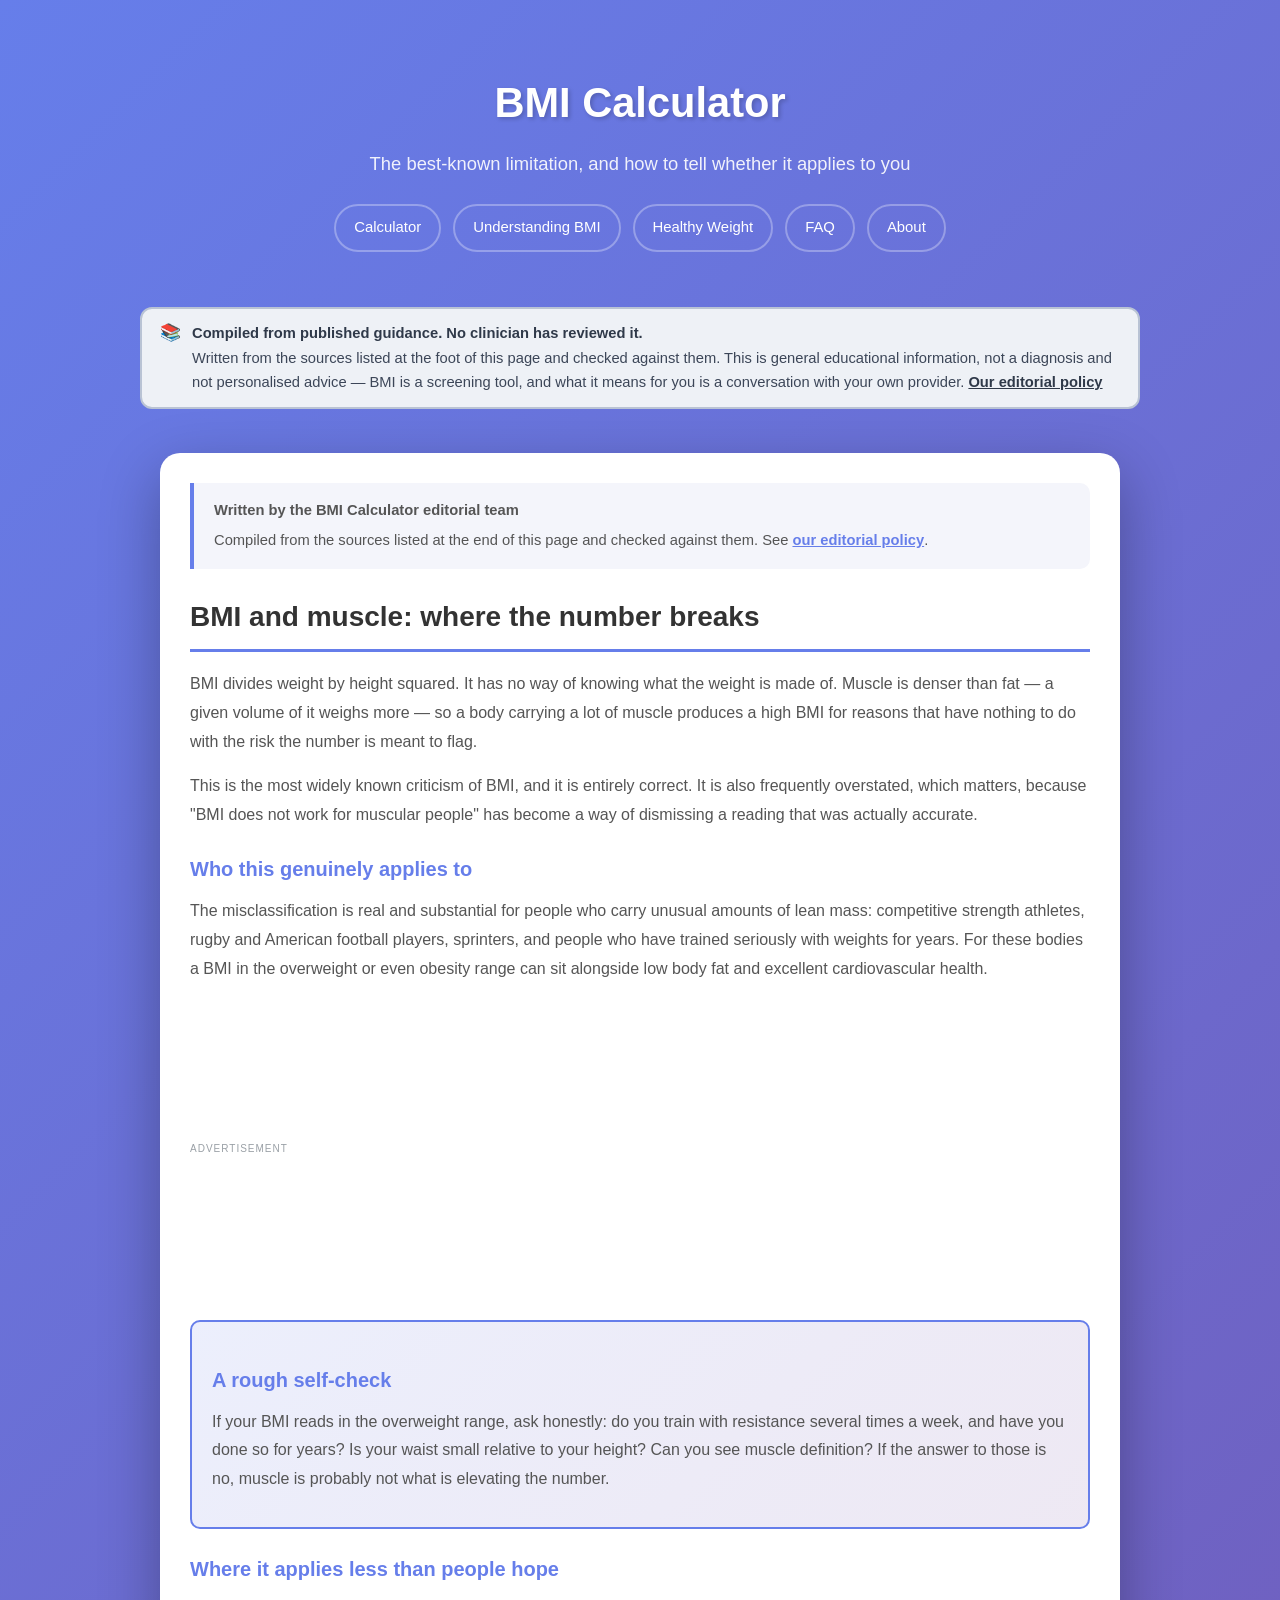
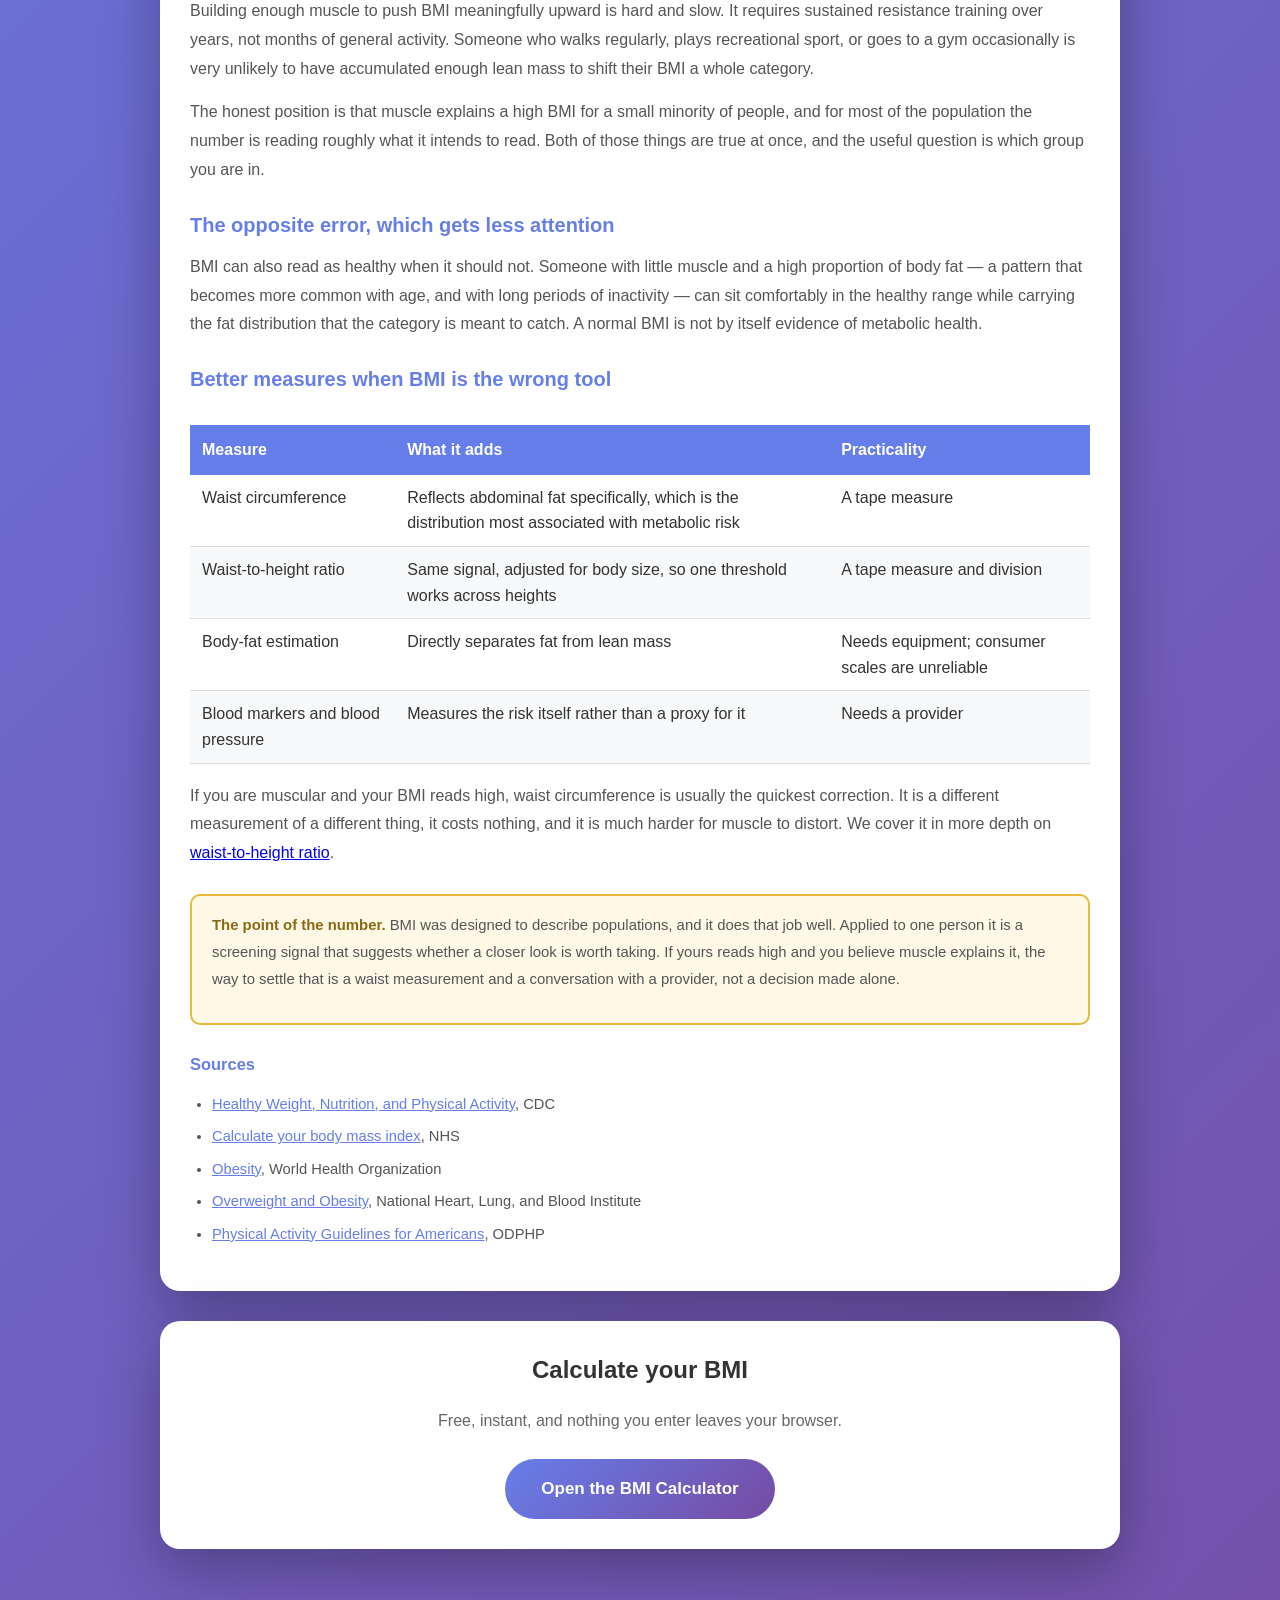
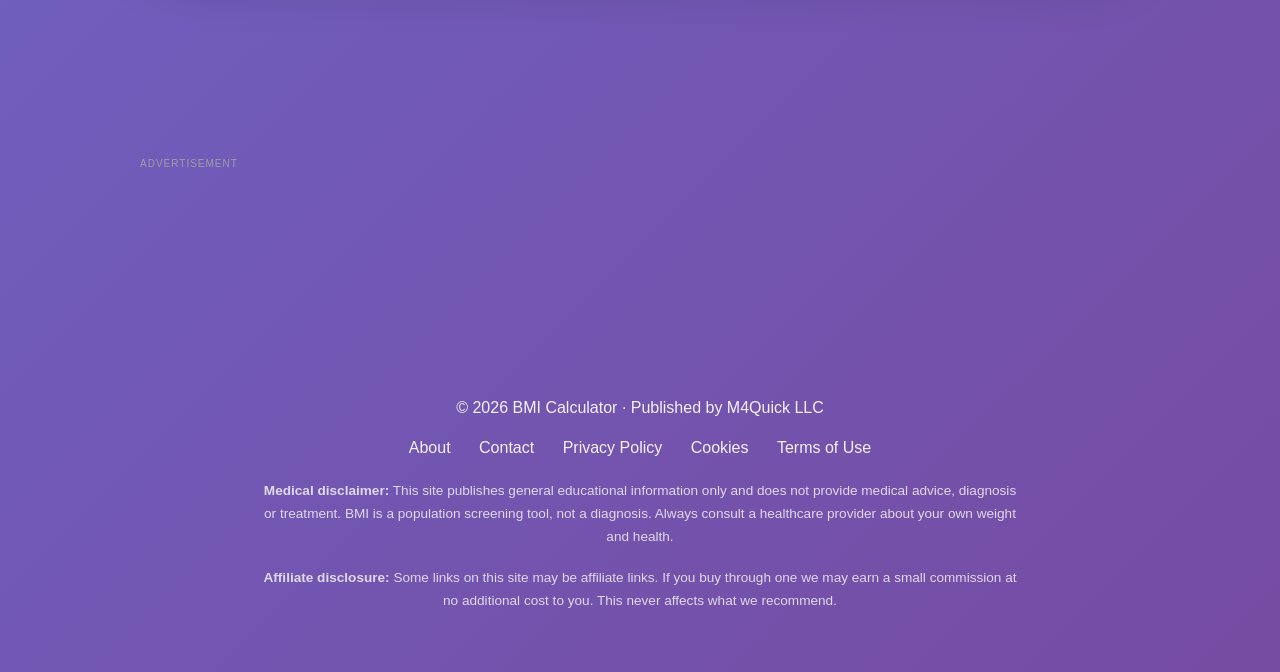
<file: bmi-and-muscle-athletes.html>
<!DOCTYPE html>
<html lang="en">
<head>
    <meta charset="UTF-8">
    <meta name="viewport" content="width=device-width, initial-scale=1.0">
    <meta name="description" content="BMI cannot distinguish muscle from fat, which is why athletes and heavily-trained people are routinely misclassified. How to tell whether the number is misreading you.">
    <title>Why BMI Misreads Muscular Bodies - BMI Calculator</title>
    <link rel="canonical" href="https://bmi-calculator-health.com/bmi-and-muscle-athletes">
    <link rel="stylesheet" href="/styles.css">
    <script async src="https://pagead2.googlesyndication.com/pagead/js/adsbygoogle.js?client=ca-pub-8510922003408038"
     crossorigin="anonymous"></script>
    <!-- Cloudflare Web Analytics -->
    <script defer src="https://static.cloudflareinsights.com/beacon.min.js" data-cf-beacon='{"token": "c211878706c244bcb4c6363c63fcd1e5"}'></script>
</head>
<body>
    <header>
        <div class="container">
            <h1><a href="/">BMI Calculator</a></h1>
            <p>The best-known limitation, and how to tell whether it applies to you</p>
            <div class="nav-links">
                <a href="/">Calculator</a>
                <a href="/understanding-bmi">Understanding BMI</a>
                <a href="/healthy-weight">Healthy Weight</a>
                <a href="/faq">FAQ</a>
                <a href="/about">About</a>
            </div>
        </div>
    </header>

    <div class="review-banner sourced">
        <span class="rb-icon">&#128218;</span>
        <span><strong>Compiled from published guidance. No clinician has reviewed it.</strong>Written from the sources listed at the foot of this page and checked against them. This is general educational information, not a diagnosis and not personalised advice &mdash; BMI is a screening tool, and what it means for you is a conversation with your own provider. <a href="/about">Our editorial policy</a></span>
    </div>

    <div class="container">
        <div class="tool-box content-section">
            <div class="byline">
                <p><strong>Written by the BMI Calculator editorial team</strong></p>
                <p>Compiled from the sources listed at the end of this page and checked against them. See <a href="/about">our editorial policy</a>.</p>
            </div>

            <h2>BMI and muscle: where the number breaks</h2>

            <p>BMI divides weight by height squared. It has no way of knowing what the weight is made of. Muscle is denser than fat &mdash; a given volume of it weighs more &mdash; so a body carrying a lot of muscle produces a high BMI for reasons that have nothing to do with the risk the number is meant to flag.</p>

            <p>This is the most widely known criticism of BMI, and it is entirely correct. It is also frequently overstated, which matters, because "BMI does not work for muscular people" has become a way of dismissing a reading that was actually accurate.</p>

            <h3>Who this genuinely applies to</h3>

            <p>The misclassification is real and substantial for people who carry unusual amounts of lean mass: competitive strength athletes, rugby and American football players, sprinters, and people who have trained seriously with weights for years. For these bodies a BMI in the overweight or even obesity range can sit alongside low body fat and excellent cardiovascular health.</p>
            <div class="ad-slot">
                <span class="ad-label">Advertisement</span>
                <ins class="adsbygoogle"
                     style="display:block"
                     data-ad-client="ca-pub-8510922003408038"
                     data-ad-slot="3370583535"
                     data-ad-format="auto"
                     data-full-width-responsive="true"></ins>
                <script>(adsbygoogle = window.adsbygoogle || []).push({});</script>
            </div>


            <div class="tip-box">
                <h3>A rough self-check</h3>
                <p>If your BMI reads in the overweight range, ask honestly: do you train with resistance several times a week, and have you done so for years? Is your waist small relative to your height? Can you see muscle definition? If the answer to those is no, muscle is probably not what is elevating the number.</p>
            </div>

            <h3>Where it applies less than people hope</h3>

            <p>Building enough muscle to push BMI meaningfully upward is hard and slow. It requires sustained resistance training over years, not months of general activity. Someone who walks regularly, plays recreational sport, or goes to a gym occasionally is very unlikely to have accumulated enough lean mass to shift their BMI a whole category.</p>

            <p>The honest position is that muscle explains a high BMI for a small minority of people, and for most of the population the number is reading roughly what it intends to read. Both of those things are true at once, and the useful question is which group you are in.</p>

            <h3>The opposite error, which gets less attention</h3>

            <p>BMI can also read as healthy when it should not. Someone with little muscle and a high proportion of body fat &mdash; a pattern that becomes more common with age, and with long periods of inactivity &mdash; can sit comfortably in the healthy range while carrying the fat distribution that the category is meant to catch. A normal BMI is not by itself evidence of metabolic health.</p>

            <h3>Better measures when BMI is the wrong tool</h3>

            <div class="table-scroll">
                <table class="data-table">
                    <thead><tr><th>Measure</th><th>What it adds</th><th>Practicality</th></tr></thead>
                    <tbody>
                        <tr><td>Waist circumference</td><td>Reflects abdominal fat specifically, which is the distribution most associated with metabolic risk</td><td>A tape measure</td></tr>
                        <tr><td>Waist-to-height ratio</td><td>Same signal, adjusted for body size, so one threshold works across heights</td><td>A tape measure and division</td></tr>
                        <tr><td>Body-fat estimation</td><td>Directly separates fat from lean mass</td><td>Needs equipment; consumer scales are unreliable</td></tr>
                        <tr><td>Blood markers and blood pressure</td><td>Measures the risk itself rather than a proxy for it</td><td>Needs a provider</td></tr>
                    </tbody>
                </table>
            </div>

            <p>If you are muscular and your BMI reads high, waist circumference is usually the quickest correction. It is a different measurement of a different thing, it costs nothing, and it is much harder for muscle to distort. We cover it in more depth on <a href="/waist-to-height-ratio">waist-to-height ratio</a>.</p>

            <div class="med-disclaimer">
                <p><strong>The point of the number.</strong> BMI was designed to describe populations, and it does that job well. Applied to one person it is a screening signal that suggests whether a closer look is worth taking. If yours reads high and you believe muscle explains it, the way to settle that is a waist measurement and a conversation with a provider, not a decision made alone.</p>
            </div>

            <div class="sources">
                <h3>Sources</h3>
                <ul>
                    <li><a href="https://www.cdc.gov/healthyweight" target="_blank" rel="noopener">Healthy Weight, Nutrition, and Physical Activity</a>, CDC</li>
                    <li><a href="https://www.nhs.uk/health-assessment-tools/calculate-your-body-mass-index" target="_blank" rel="noopener">Calculate your body mass index</a>, NHS</li>
                    <li><a href="https://www.who.int/health-topics/obesity" target="_blank" rel="noopener">Obesity</a>, World Health Organization</li>
                    <li><a href="https://www.nhlbi.nih.gov/health/overweight-and-obesity" target="_blank" rel="noopener">Overweight and Obesity</a>, National Heart, Lung, and Blood Institute</li>
                    <li><a href="https://odphp.health.gov/our-work/nutrition-physical-activity/physical-activity-guidelines" target="_blank" rel="noopener">Physical Activity Guidelines for Americans</a>, ODPHP</li>
                </ul>
            </div>
        </div>

        <div class="tool-box" style="text-align:center;">
            <h2 style="margin-bottom:18px;">Calculate your BMI</h2>
            <p style="color:#666;margin-bottom:26px;max-width:600px;margin-left:auto;margin-right:auto;">Free, instant, and nothing you enter leaves your browser.</p>
            <a href="/" class="cta-button">Open the BMI Calculator</a>
        </div>
    </div>

    
            <div class="ad-slot">
                <span class="ad-label">Advertisement</span>
                <ins class="adsbygoogle"
                     style="display:block"
                     data-ad-client="ca-pub-8510922003408038"
                     data-ad-slot="3370583535"
                     data-ad-format="auto"
                     data-full-width-responsive="true"></ins>
                <script>(adsbygoogle = window.adsbygoogle || []).push({});</script>
            </div>
<footer>
        <div class="container">
            <p>&copy; 2026 BMI Calculator &middot; Published by M4Quick LLC</p>
            <p style="margin-top:15px;">
                <a href="/about">About</a>
                <a href="/contact">Contact</a>
                <a href="/privacy">Privacy Policy</a>
                <a href="/cookies">Cookies</a>
                <a href="/terms">Terms of Use</a>
            </p>
            <p class="legal"><strong>Medical disclaimer:</strong> This site publishes general educational information only and does not provide medical advice, diagnosis or treatment. BMI is a population screening tool, not a diagnosis. Always consult a healthcare provider about your own weight and health.</p>
            <p class="legal"><strong>Affiliate disclosure:</strong> Some links on this site may be affiliate links. If you buy through one we may earn a small commission at no additional cost to you. This never affects what we recommend.</p>
        </div>
    </footer>
</body>
</html>
</file>
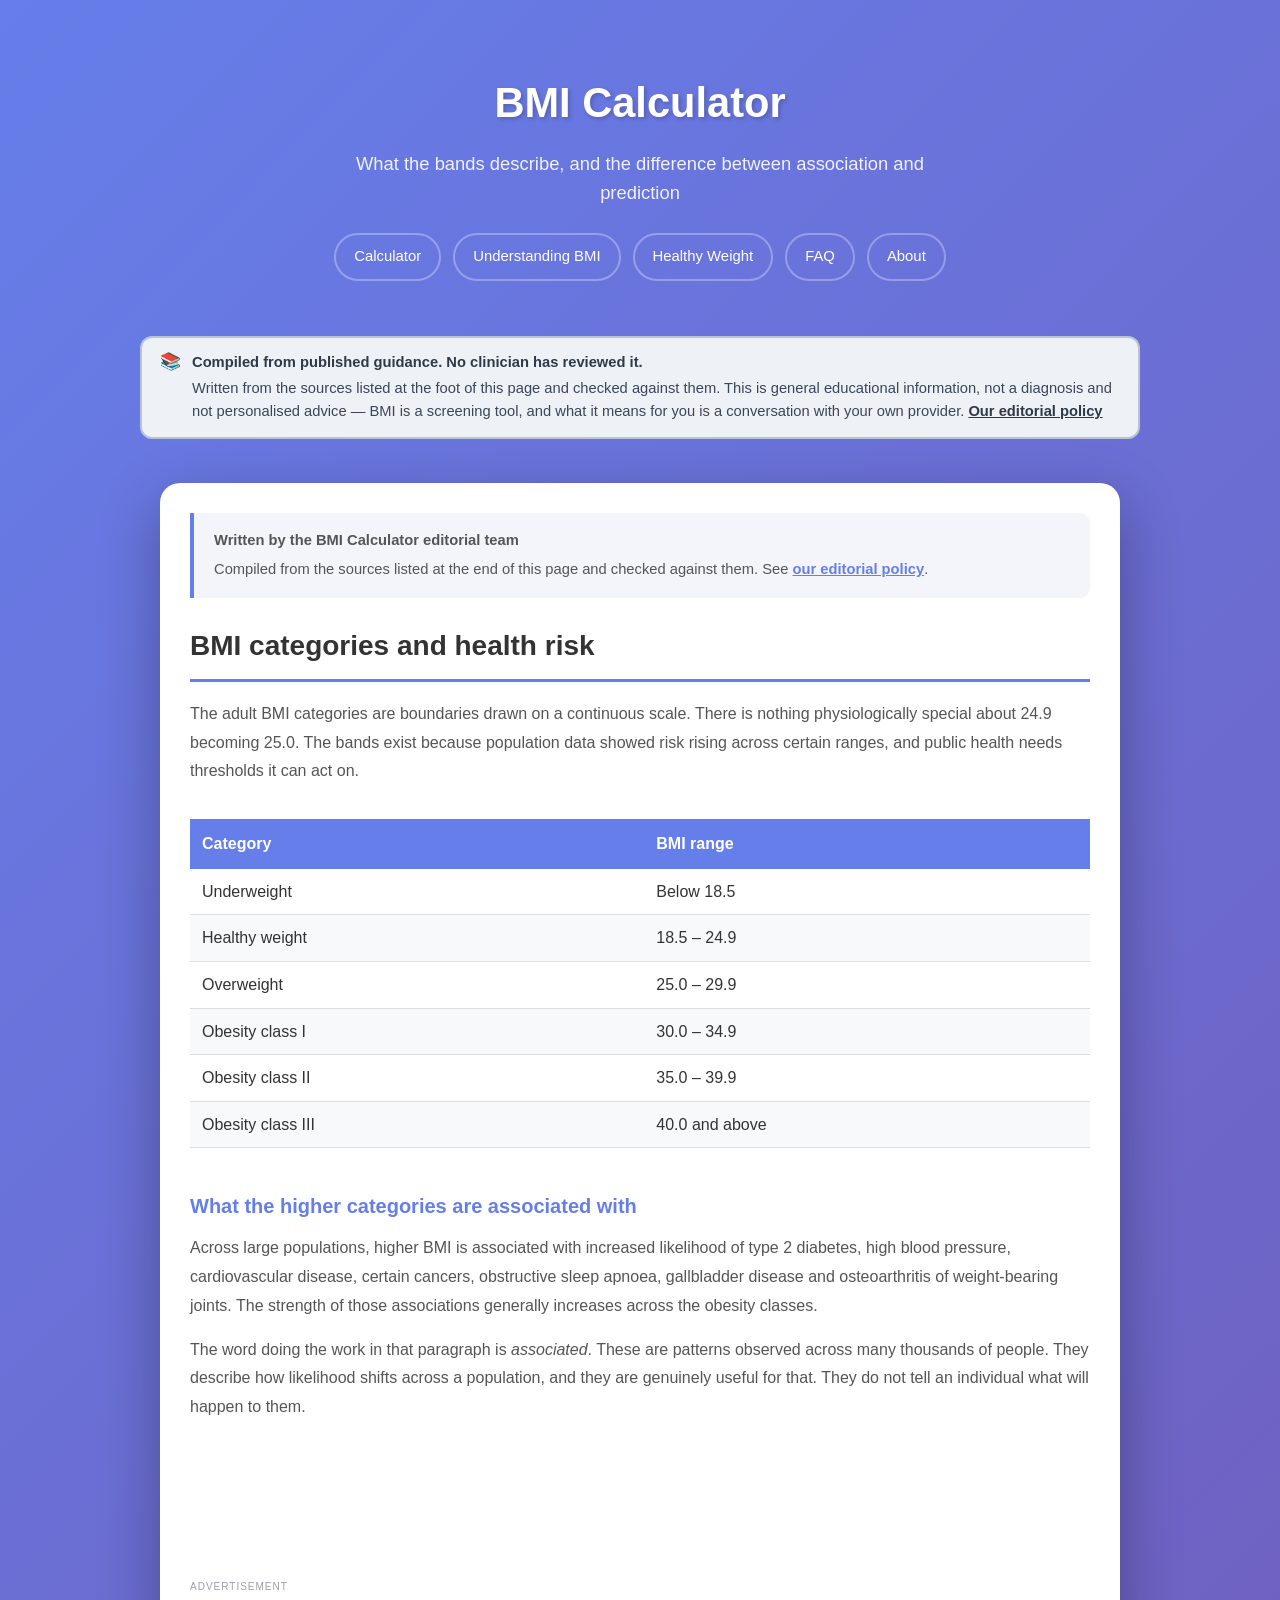
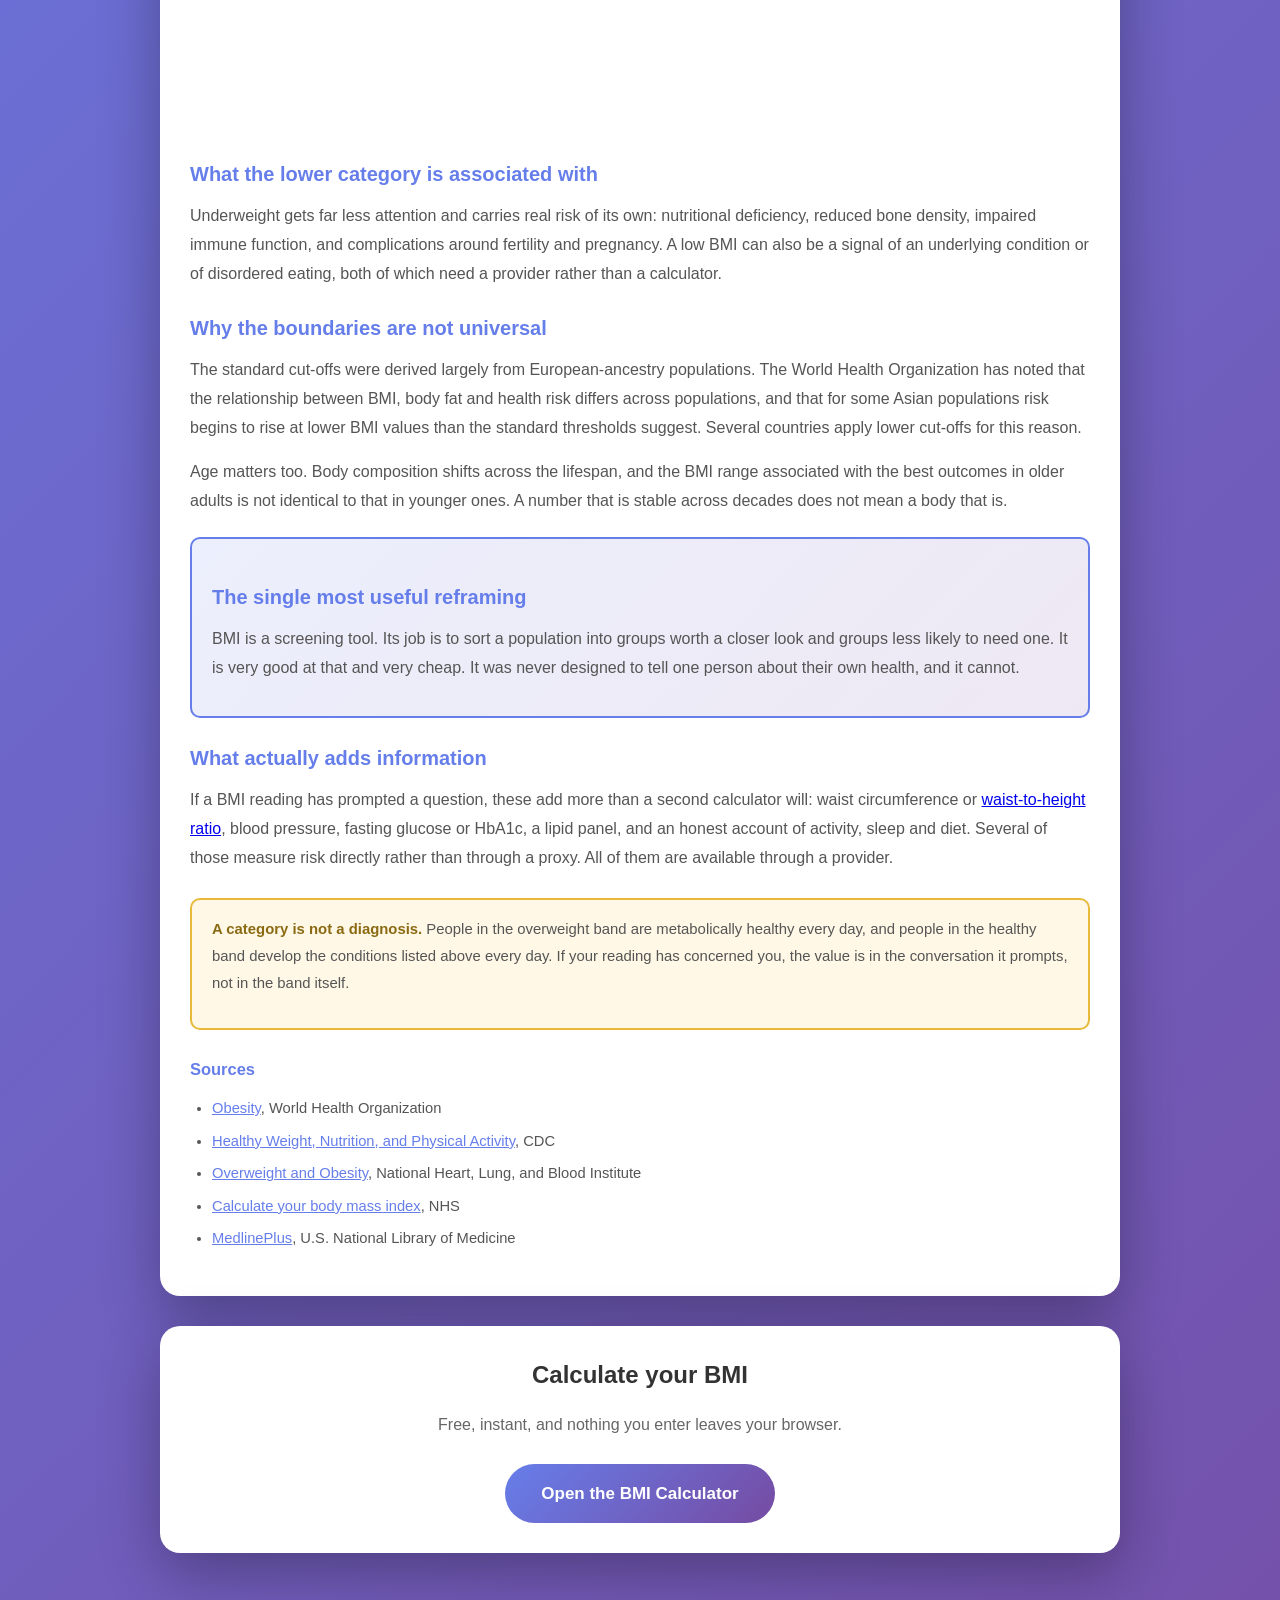
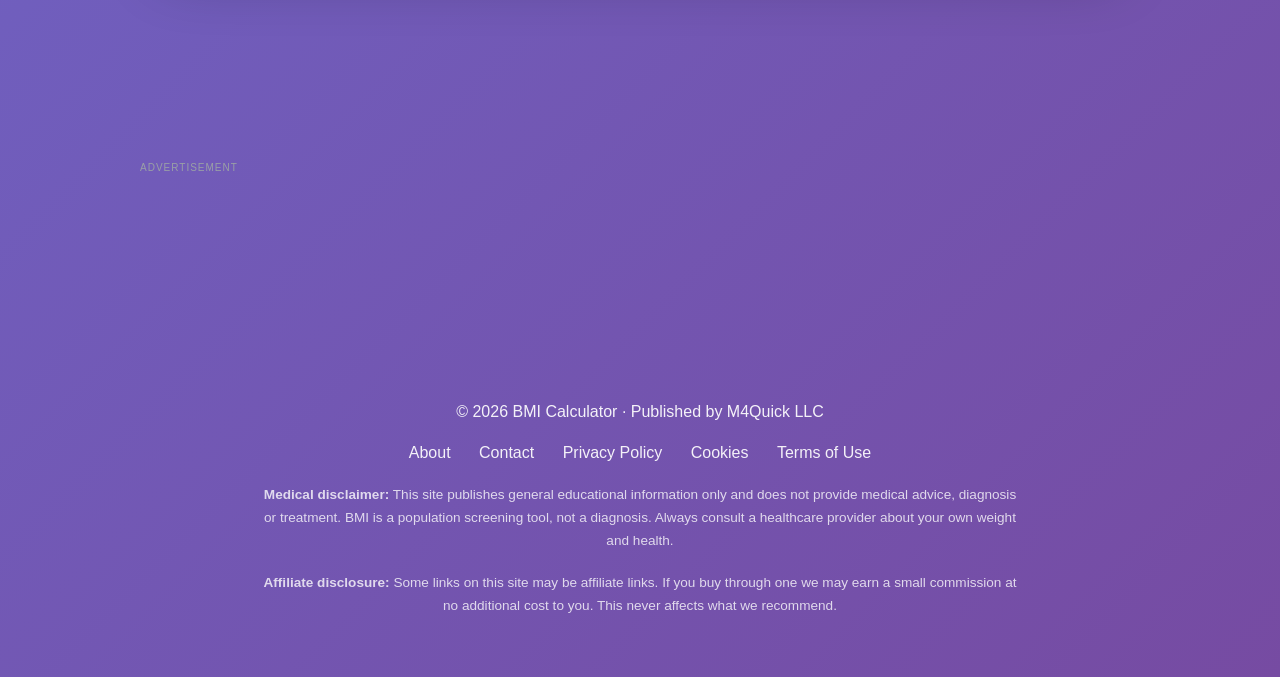
<file: bmi-categories-and-health-risk.html>
<!DOCTYPE html>
<html lang="en">
<head>
    <meta charset="UTF-8">
    <meta name="viewport" content="width=device-width, initial-scale=1.0">
    <meta name="description" content="The adult BMI categories, what population-level risk each is associated with, and why an association across a population is not a prediction about an individual.">
    <title>What Each BMI Category Is Actually Associated With - BMI Calculator</title>
    <link rel="canonical" href="https://bmi-calculator-health.com/bmi-categories-and-health-risk">
    <link rel="stylesheet" href="/styles.css">
    <script async src="https://pagead2.googlesyndication.com/pagead/js/adsbygoogle.js?client=ca-pub-8510922003408038"
     crossorigin="anonymous"></script>
    <!-- Cloudflare Web Analytics -->
    <script defer src="https://static.cloudflareinsights.com/beacon.min.js" data-cf-beacon='{"token": "c211878706c244bcb4c6363c63fcd1e5"}'></script>
</head>
<body>
    <header>
        <div class="container">
            <h1><a href="/">BMI Calculator</a></h1>
            <p>What the bands describe, and the difference between association and prediction</p>
            <div class="nav-links">
                <a href="/">Calculator</a>
                <a href="/understanding-bmi">Understanding BMI</a>
                <a href="/healthy-weight">Healthy Weight</a>
                <a href="/faq">FAQ</a>
                <a href="/about">About</a>
            </div>
        </div>
    </header>

    <div class="review-banner sourced">
        <span class="rb-icon">&#128218;</span>
        <span><strong>Compiled from published guidance. No clinician has reviewed it.</strong>Written from the sources listed at the foot of this page and checked against them. This is general educational information, not a diagnosis and not personalised advice &mdash; BMI is a screening tool, and what it means for you is a conversation with your own provider. <a href="/about">Our editorial policy</a></span>
    </div>

    <div class="container">
        <div class="tool-box content-section">
            <div class="byline">
                <p><strong>Written by the BMI Calculator editorial team</strong></p>
                <p>Compiled from the sources listed at the end of this page and checked against them. See <a href="/about">our editorial policy</a>.</p>
            </div>

            <h2>BMI categories and health risk</h2>

            <p>The adult BMI categories are boundaries drawn on a continuous scale. There is nothing physiologically special about 24.9 becoming 25.0. The bands exist because population data showed risk rising across certain ranges, and public health needs thresholds it can act on.</p>

            <div class="table-scroll">
                <table class="data-table">
                    <thead><tr><th>Category</th><th>BMI range</th></tr></thead>
                    <tbody>
                        <tr><td>Underweight</td><td>Below 18.5</td></tr>
                        <tr><td>Healthy weight</td><td>18.5 &ndash; 24.9</td></tr>
                        <tr><td>Overweight</td><td>25.0 &ndash; 29.9</td></tr>
                        <tr><td>Obesity class I</td><td>30.0 &ndash; 34.9</td></tr>
                        <tr><td>Obesity class II</td><td>35.0 &ndash; 39.9</td></tr>
                        <tr><td>Obesity class III</td><td>40.0 and above</td></tr>
                    </tbody>
                </table>
            </div>

            <h3>What the higher categories are associated with</h3>

            <p>Across large populations, higher BMI is associated with increased likelihood of type 2 diabetes, high blood pressure, cardiovascular disease, certain cancers, obstructive sleep apnoea, gallbladder disease and osteoarthritis of weight-bearing joints. The strength of those associations generally increases across the obesity classes.</p>

            <p>The word doing the work in that paragraph is <em>associated</em>. These are patterns observed across many thousands of people. They describe how likelihood shifts across a population, and they are genuinely useful for that. They do not tell an individual what will happen to them.</p>
            <div class="ad-slot">
                <span class="ad-label">Advertisement</span>
                <ins class="adsbygoogle"
                     style="display:block"
                     data-ad-client="ca-pub-8510922003408038"
                     data-ad-slot="3370583535"
                     data-ad-format="auto"
                     data-full-width-responsive="true"></ins>
                <script>(adsbygoogle = window.adsbygoogle || []).push({});</script>
            </div>


            <h3>What the lower category is associated with</h3>

            <p>Underweight gets far less attention and carries real risk of its own: nutritional deficiency, reduced bone density, impaired immune function, and complications around fertility and pregnancy. A low BMI can also be a signal of an underlying condition or of disordered eating, both of which need a provider rather than a calculator.</p>

            <h3>Why the boundaries are not universal</h3>

            <p>The standard cut-offs were derived largely from European-ancestry populations. The World Health Organization has noted that the relationship between BMI, body fat and health risk differs across populations, and that for some Asian populations risk begins to rise at lower BMI values than the standard thresholds suggest. Several countries apply lower cut-offs for this reason.</p>

            <p>Age matters too. Body composition shifts across the lifespan, and the BMI range associated with the best outcomes in older adults is not identical to that in younger ones. A number that is stable across decades does not mean a body that is.</p>

            <div class="tip-box">
                <h3>The single most useful reframing</h3>
                <p>BMI is a screening tool. Its job is to sort a population into groups worth a closer look and groups less likely to need one. It is very good at that and very cheap. It was never designed to tell one person about their own health, and it cannot.</p>
            </div>

            <h3>What actually adds information</h3>

            <p>If a BMI reading has prompted a question, these add more than a second calculator will: waist circumference or <a href="/waist-to-height-ratio">waist-to-height ratio</a>, blood pressure, fasting glucose or HbA1c, a lipid panel, and an honest account of activity, sleep and diet. Several of those measure risk directly rather than through a proxy. All of them are available through a provider.</p>

            <div class="med-disclaimer">
                <p><strong>A category is not a diagnosis.</strong> People in the overweight band are metabolically healthy every day, and people in the healthy band develop the conditions listed above every day. If your reading has concerned you, the value is in the conversation it prompts, not in the band itself.</p>
            </div>

            <div class="sources">
                <h3>Sources</h3>
                <ul>
                    <li><a href="https://www.who.int/health-topics/obesity" target="_blank" rel="noopener">Obesity</a>, World Health Organization</li>
                    <li><a href="https://www.cdc.gov/healthyweight" target="_blank" rel="noopener">Healthy Weight, Nutrition, and Physical Activity</a>, CDC</li>
                    <li><a href="https://www.nhlbi.nih.gov/health/overweight-and-obesity" target="_blank" rel="noopener">Overweight and Obesity</a>, National Heart, Lung, and Blood Institute</li>
                    <li><a href="https://www.nhs.uk/health-assessment-tools/calculate-your-body-mass-index" target="_blank" rel="noopener">Calculate your body mass index</a>, NHS</li>
                    <li><a href="https://medlineplus.gov" target="_blank" rel="noopener">MedlinePlus</a>, U.S. National Library of Medicine</li>
                </ul>
            </div>
        </div>

        <div class="tool-box" style="text-align:center;">
            <h2 style="margin-bottom:18px;">Calculate your BMI</h2>
            <p style="color:#666;margin-bottom:26px;max-width:600px;margin-left:auto;margin-right:auto;">Free, instant, and nothing you enter leaves your browser.</p>
            <a href="/" class="cta-button">Open the BMI Calculator</a>
        </div>
    </div>

    
            <div class="ad-slot">
                <span class="ad-label">Advertisement</span>
                <ins class="adsbygoogle"
                     style="display:block"
                     data-ad-client="ca-pub-8510922003408038"
                     data-ad-slot="3370583535"
                     data-ad-format="auto"
                     data-full-width-responsive="true"></ins>
                <script>(adsbygoogle = window.adsbygoogle || []).push({});</script>
            </div>
<footer>
        <div class="container">
            <p>&copy; 2026 BMI Calculator &middot; Published by M4Quick LLC</p>
            <p style="margin-top:15px;">
                <a href="/about">About</a>
                <a href="/contact">Contact</a>
                <a href="/privacy">Privacy Policy</a>
                <a href="/cookies">Cookies</a>
                <a href="/terms">Terms of Use</a>
            </p>
            <p class="legal"><strong>Medical disclaimer:</strong> This site publishes general educational information only and does not provide medical advice, diagnosis or treatment. BMI is a population screening tool, not a diagnosis. Always consult a healthcare provider about your own weight and health.</p>
            <p class="legal"><strong>Affiliate disclosure:</strong> Some links on this site may be affiliate links. If you buy through one we may earn a small commission at no additional cost to you. This never affects what we recommend.</p>
        </div>
    </footer>
</body>
</html>
</file>
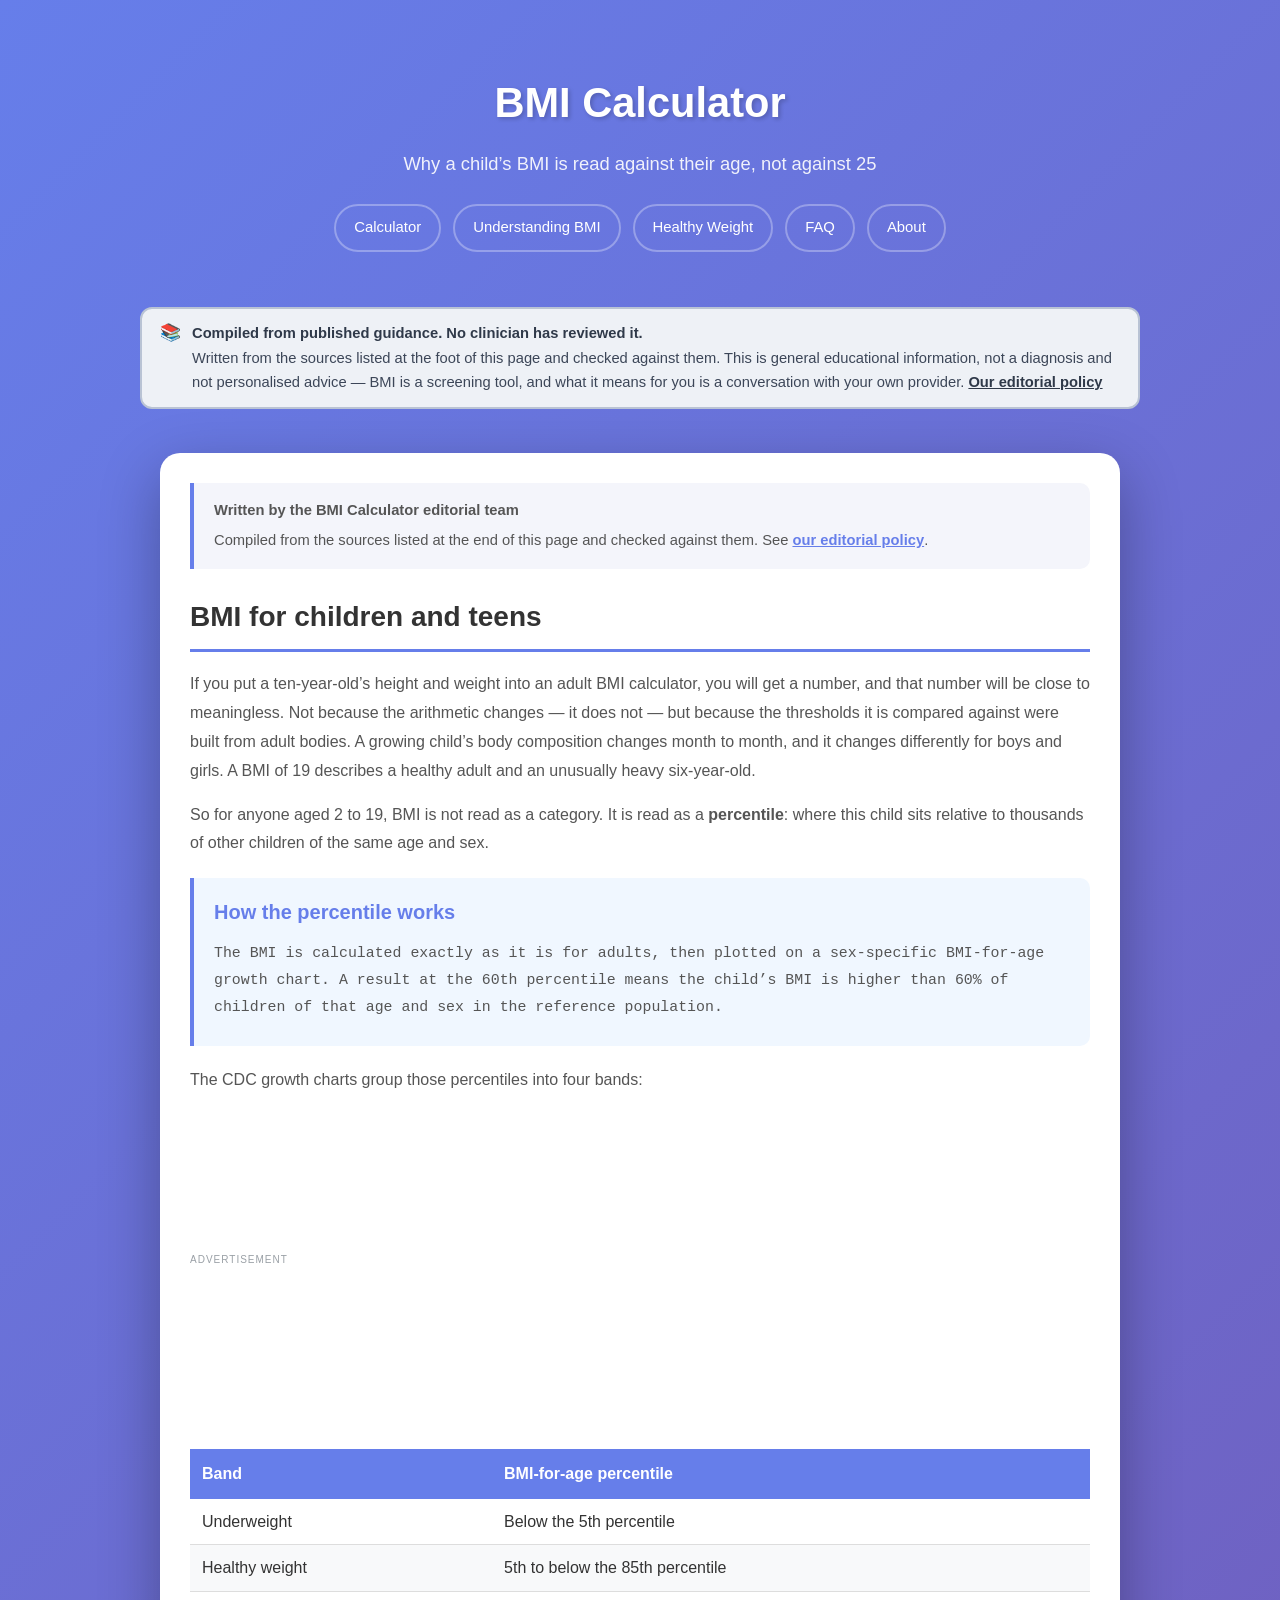
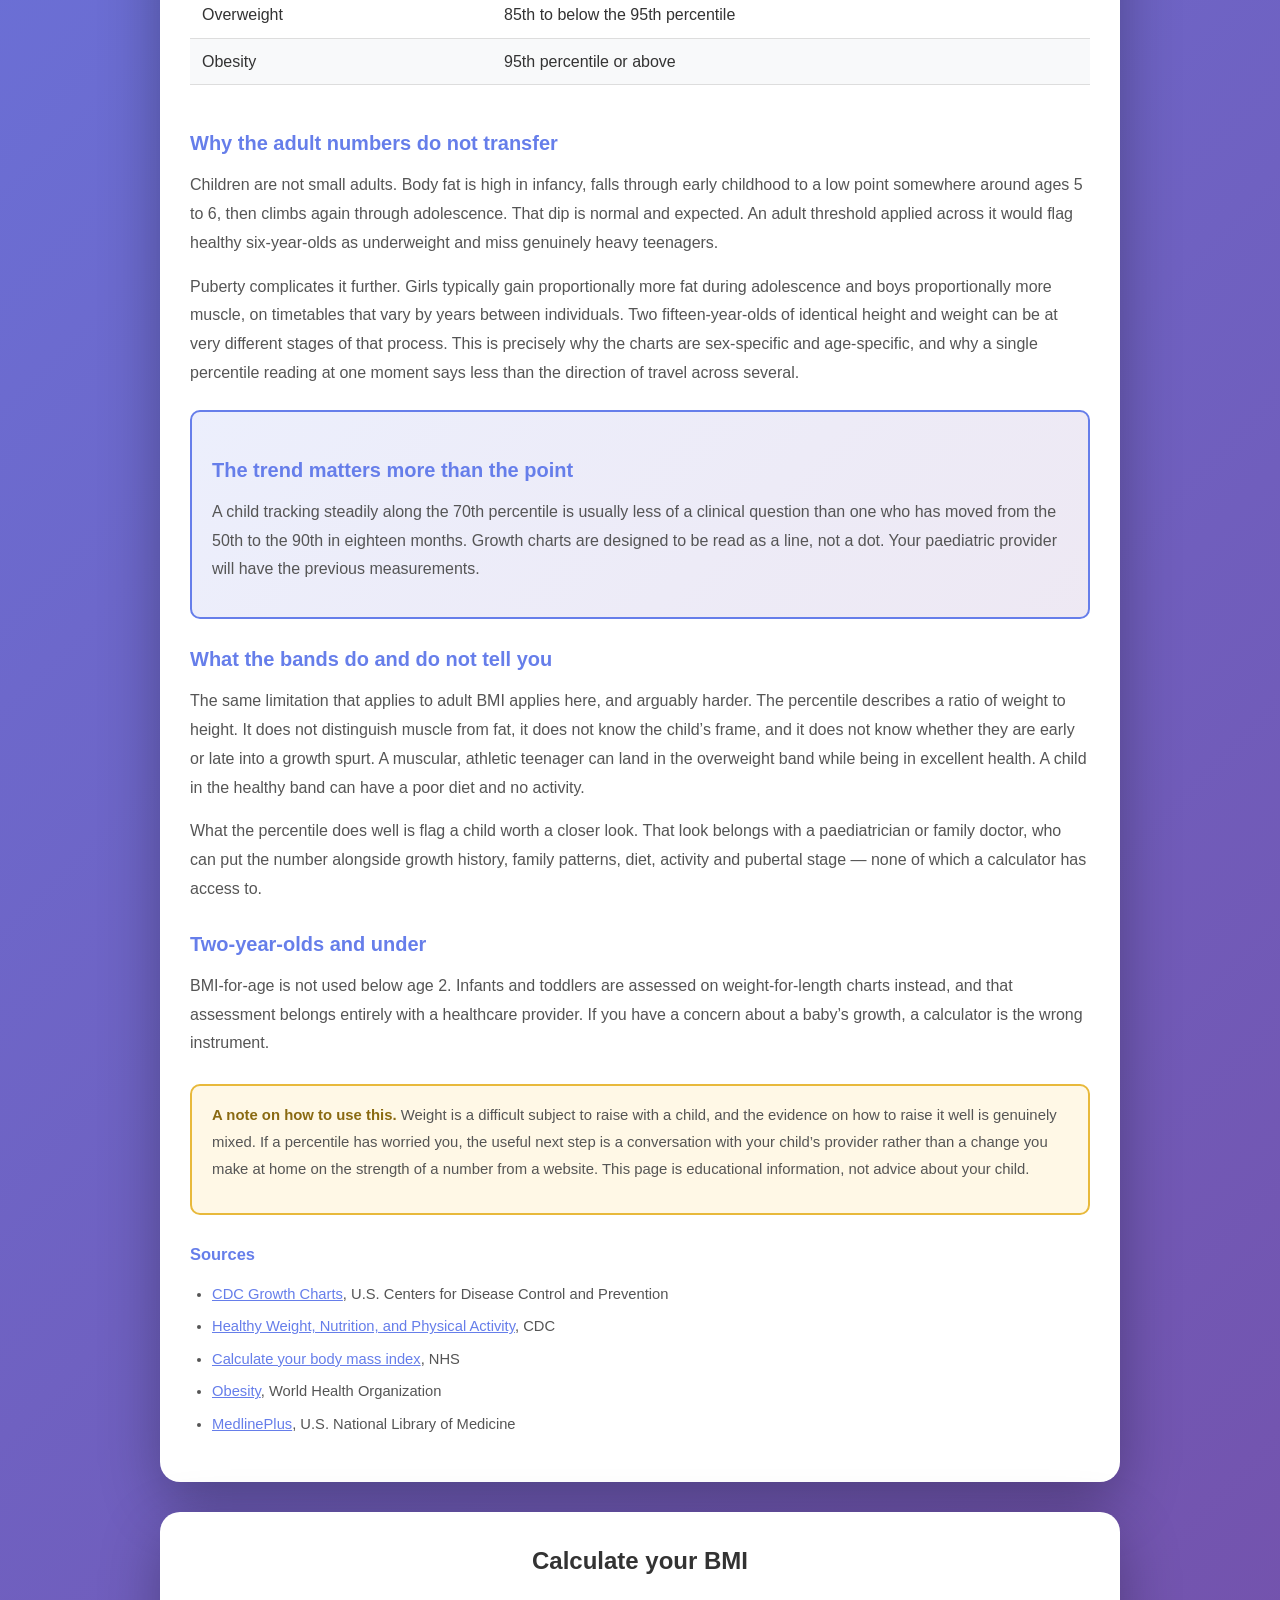
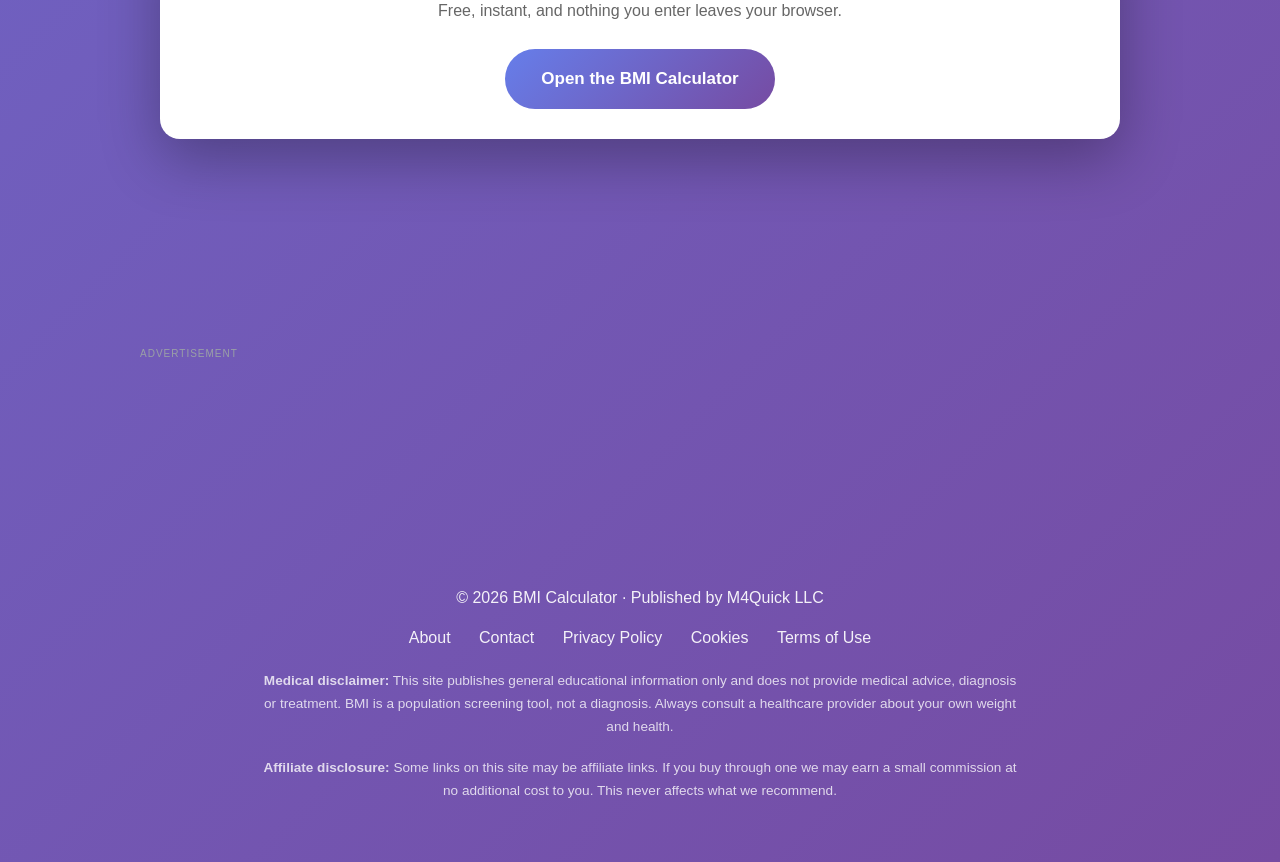
<file: bmi-for-children-and-teens.html>
<!DOCTYPE html>
<html lang="en">
<head>
    <meta charset="UTF-8">
    <meta name="viewport" content="width=device-width, initial-scale=1.0">
    <meta name="description" content="A child’s BMI is interpreted as a percentile for their age and sex, not against the adult categories. What the percentile bands mean and why the adult numbers do not transfer.">
    <title>BMI for Children and Teens — Why Percentiles Replace Categories - BMI Calculator</title>
    <link rel="canonical" href="https://bmi-calculator-health.com/bmi-for-children-and-teens">
    <link rel="stylesheet" href="/styles.css">
    <script async src="https://pagead2.googlesyndication.com/pagead/js/adsbygoogle.js?client=ca-pub-8510922003408038"
     crossorigin="anonymous"></script>
    <!-- Cloudflare Web Analytics -->
    <script defer src="https://static.cloudflareinsights.com/beacon.min.js" data-cf-beacon='{"token": "c211878706c244bcb4c6363c63fcd1e5"}'></script>
</head>
<body>
    <header>
        <div class="container">
            <h1><a href="/">BMI Calculator</a></h1>
            <p>Why a child’s BMI is read against their age, not against 25</p>
            <div class="nav-links">
                <a href="/">Calculator</a>
                <a href="/understanding-bmi">Understanding BMI</a>
                <a href="/healthy-weight">Healthy Weight</a>
                <a href="/faq">FAQ</a>
                <a href="/about">About</a>
            </div>
        </div>
    </header>

    <div class="review-banner sourced">
        <span class="rb-icon">&#128218;</span>
        <span><strong>Compiled from published guidance. No clinician has reviewed it.</strong>Written from the sources listed at the foot of this page and checked against them. This is general educational information, not a diagnosis and not personalised advice &mdash; BMI is a screening tool, and what it means for you is a conversation with your own provider. <a href="/about">Our editorial policy</a></span>
    </div>

    <div class="container">
        <div class="tool-box content-section">
            <div class="byline">
                <p><strong>Written by the BMI Calculator editorial team</strong></p>
                <p>Compiled from the sources listed at the end of this page and checked against them. See <a href="/about">our editorial policy</a>.</p>
            </div>

            <h2>BMI for children and teens</h2>

            <p>If you put a ten-year-old’s height and weight into an adult BMI calculator, you will get a number, and that number will be close to meaningless. Not because the arithmetic changes &mdash; it does not &mdash; but because the thresholds it is compared against were built from adult bodies. A growing child’s body composition changes month to month, and it changes differently for boys and girls. A BMI of 19 describes a healthy adult and an unusually heavy six-year-old.</p>

            <p>So for anyone aged 2 to 19, BMI is not read as a category. It is read as a <strong>percentile</strong>: where this child sits relative to thousands of other children of the same age and sex.</p>

            <div class="formula-box">
                <h3>How the percentile works</h3>
                <p>The BMI is calculated exactly as it is for adults, then plotted on a sex-specific BMI-for-age growth chart. A result at the 60th percentile means the child’s BMI is higher than 60% of children of that age and sex in the reference population.</p>
            </div>

            <p>The CDC growth charts group those percentiles into four bands:</p>
            <div class="ad-slot">
                <span class="ad-label">Advertisement</span>
                <ins class="adsbygoogle"
                     style="display:block"
                     data-ad-client="ca-pub-8510922003408038"
                     data-ad-slot="3370583535"
                     data-ad-format="auto"
                     data-full-width-responsive="true"></ins>
                <script>(adsbygoogle = window.adsbygoogle || []).push({});</script>
            </div>


            <div class="table-scroll">
                <table class="data-table">
                    <thead><tr><th>Band</th><th>BMI-for-age percentile</th></tr></thead>
                    <tbody>
                        <tr><td>Underweight</td><td>Below the 5th percentile</td></tr>
                        <tr><td>Healthy weight</td><td>5th to below the 85th percentile</td></tr>
                        <tr><td>Overweight</td><td>85th to below the 95th percentile</td></tr>
                        <tr><td>Obesity</td><td>95th percentile or above</td></tr>
                    </tbody>
                </table>
            </div>

            <h3>Why the adult numbers do not transfer</h3>

            <p>Children are not small adults. Body fat is high in infancy, falls through early childhood to a low point somewhere around ages 5 to 6, then climbs again through adolescence. That dip is normal and expected. An adult threshold applied across it would flag healthy six-year-olds as underweight and miss genuinely heavy teenagers.</p>

            <p>Puberty complicates it further. Girls typically gain proportionally more fat during adolescence and boys proportionally more muscle, on timetables that vary by years between individuals. Two fifteen-year-olds of identical height and weight can be at very different stages of that process. This is precisely why the charts are sex-specific and age-specific, and why a single percentile reading at one moment says less than the direction of travel across several.</p>

            <div class="tip-box">
                <h3>The trend matters more than the point</h3>
                <p>A child tracking steadily along the 70th percentile is usually less of a clinical question than one who has moved from the 50th to the 90th in eighteen months. Growth charts are designed to be read as a line, not a dot. Your paediatric provider will have the previous measurements.</p>
            </div>

            <h3>What the bands do and do not tell you</h3>

            <p>The same limitation that applies to adult BMI applies here, and arguably harder. The percentile describes a ratio of weight to height. It does not distinguish muscle from fat, it does not know the child’s frame, and it does not know whether they are early or late into a growth spurt. A muscular, athletic teenager can land in the overweight band while being in excellent health. A child in the healthy band can have a poor diet and no activity.</p>

            <p>What the percentile does well is flag a child worth a closer look. That look belongs with a paediatrician or family doctor, who can put the number alongside growth history, family patterns, diet, activity and pubertal stage &mdash; none of which a calculator has access to.</p>

            <h3>Two-year-olds and under</h3>

            <p>BMI-for-age is not used below age 2. Infants and toddlers are assessed on weight-for-length charts instead, and that assessment belongs entirely with a healthcare provider. If you have a concern about a baby’s growth, a calculator is the wrong instrument.</p>

            <div class="med-disclaimer">
                <p><strong>A note on how to use this.</strong> Weight is a difficult subject to raise with a child, and the evidence on how to raise it well is genuinely mixed. If a percentile has worried you, the useful next step is a conversation with your child’s provider rather than a change you make at home on the strength of a number from a website. This page is educational information, not advice about your child.</p>
            </div>

            <div class="sources">
                <h3>Sources</h3>
                <ul>
                    <li><a href="https://www.cdc.gov/growthcharts" target="_blank" rel="noopener">CDC Growth Charts</a>, U.S. Centers for Disease Control and Prevention</li>
                    <li><a href="https://www.cdc.gov/healthyweight" target="_blank" rel="noopener">Healthy Weight, Nutrition, and Physical Activity</a>, CDC</li>
                    <li><a href="https://www.nhs.uk/health-assessment-tools/calculate-your-body-mass-index" target="_blank" rel="noopener">Calculate your body mass index</a>, NHS</li>
                    <li><a href="https://www.who.int/health-topics/obesity" target="_blank" rel="noopener">Obesity</a>, World Health Organization</li>
                    <li><a href="https://medlineplus.gov" target="_blank" rel="noopener">MedlinePlus</a>, U.S. National Library of Medicine</li>
                </ul>
            </div>
        </div>

        <div class="tool-box" style="text-align:center;">
            <h2 style="margin-bottom:18px;">Calculate your BMI</h2>
            <p style="color:#666;margin-bottom:26px;max-width:600px;margin-left:auto;margin-right:auto;">Free, instant, and nothing you enter leaves your browser.</p>
            <a href="/" class="cta-button">Open the BMI Calculator</a>
        </div>
    </div>

    
            <div class="ad-slot">
                <span class="ad-label">Advertisement</span>
                <ins class="adsbygoogle"
                     style="display:block"
                     data-ad-client="ca-pub-8510922003408038"
                     data-ad-slot="3370583535"
                     data-ad-format="auto"
                     data-full-width-responsive="true"></ins>
                <script>(adsbygoogle = window.adsbygoogle || []).push({});</script>
            </div>
<footer>
        <div class="container">
            <p>&copy; 2026 BMI Calculator &middot; Published by M4Quick LLC</p>
            <p style="margin-top:15px;">
                <a href="/about">About</a>
                <a href="/contact">Contact</a>
                <a href="/privacy">Privacy Policy</a>
                <a href="/cookies">Cookies</a>
                <a href="/terms">Terms of Use</a>
            </p>
            <p class="legal"><strong>Medical disclaimer:</strong> This site publishes general educational information only and does not provide medical advice, diagnosis or treatment. BMI is a population screening tool, not a diagnosis. Always consult a healthcare provider about your own weight and health.</p>
            <p class="legal"><strong>Affiliate disclosure:</strong> Some links on this site may be affiliate links. If you buy through one we may earn a small commission at no additional cost to you. This never affects what we recommend.</p>
        </div>
    </footer>
</body>
</html>
</file>
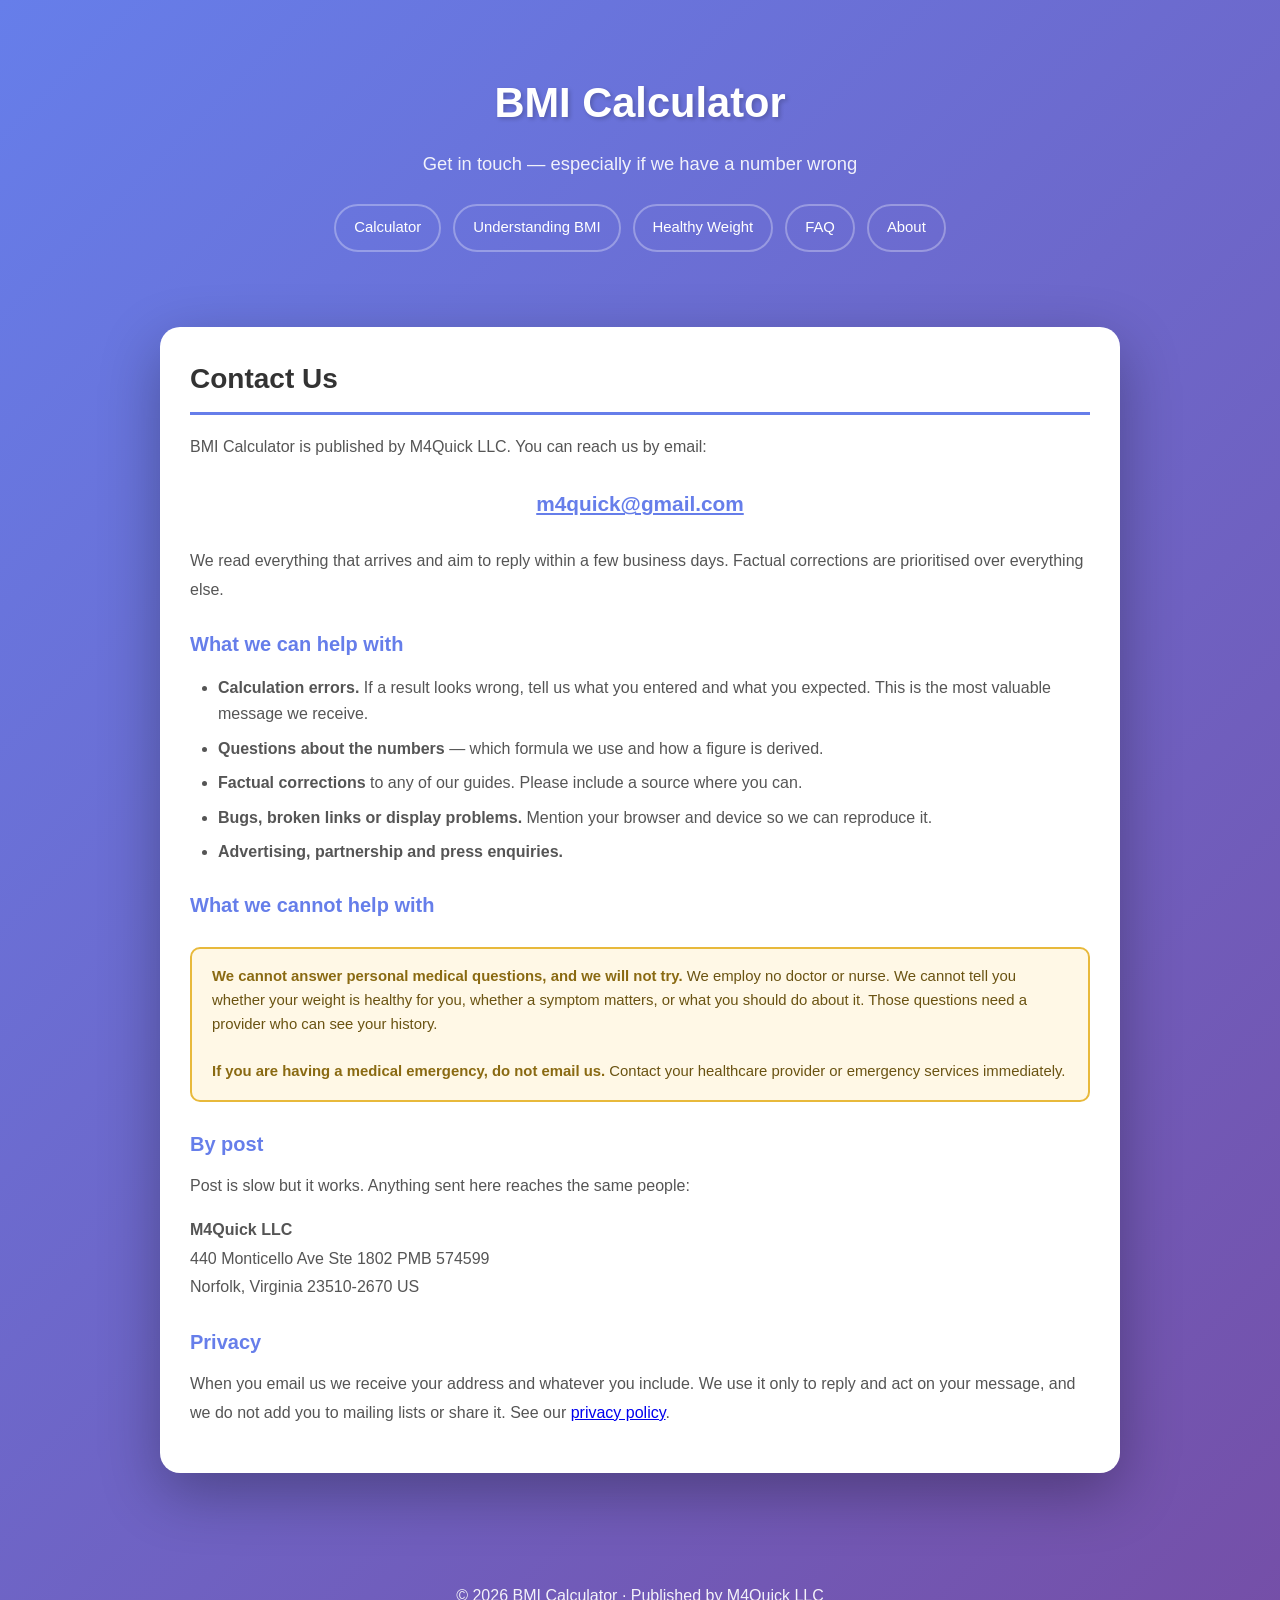
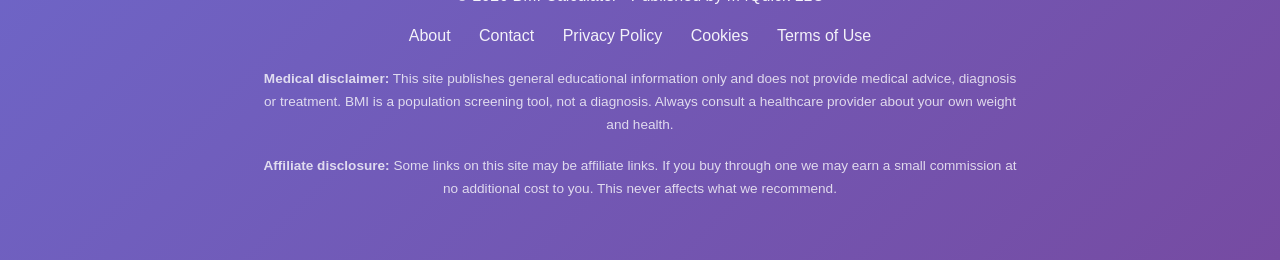
<file: contact.html>
<!DOCTYPE html>
<html lang="en">
<head>
    <meta charset="UTF-8">
    <meta name="viewport" content="width=device-width, initial-scale=1.0">
    <meta name="description" content="Contact BMI Calculator — report a calculation error, ask how a number is derived, or send feedback.">
    <title>Contact Us - BMI Calculator</title>
    <link rel="canonical" href="https://bmi-calculator-health.com/contact">
    <link rel="stylesheet" href="/styles.css">
    <script async src="https://pagead2.googlesyndication.com/pagead/js/adsbygoogle.js?client=ca-pub-8510922003408038"
     crossorigin="anonymous"></script>
    <!-- Cloudflare Web Analytics -->
    <script defer src="https://static.cloudflareinsights.com/beacon.min.js" data-cf-beacon='{"token": "c211878706c244bcb4c6363c63fcd1e5"}'></script>
</head>
<body>
    <header>
        <div class="container">
            <h1><a href="/">BMI Calculator</a></h1>
            <p>Get in touch — especially if we have a number wrong</p>
            <div class="nav-links">
                <a href="/">Calculator</a>
                <a href="/understanding-bmi">Understanding BMI</a>
                <a href="/healthy-weight">Healthy Weight</a>
                <a href="/faq">FAQ</a>
                <a href="/about">About</a>
            </div>
        </div>
    </header>

    <div class="container">
        <div class="tool-box content-section">
            <h2>Contact Us</h2>

            <p>BMI Calculator is published by M4Quick LLC. You can reach us by email:</p>

            <p style="font-size:1.3em;text-align:center;margin:24px 0;">
                <a href="mailto:m4quick@gmail.com" style="color:#667eea;font-weight:700;">m4quick@gmail.com</a>
            </p>

            <p>We read everything that arrives and aim to reply within a few business days. Factual corrections are prioritised over everything else.</p>

            <h3>What we can help with</h3>
            <ul>
                <li><strong>Calculation errors.</strong> If a result looks wrong, tell us what you entered and what you expected. This is the most valuable message we receive.</li>
                <li><strong>Questions about the numbers</strong> &mdash; which formula we use and how a figure is derived.</li>
                <li><strong>Factual corrections</strong> to any of our guides. Please include a source where you can.</li>
                <li><strong>Bugs, broken links or display problems.</strong> Mention your browser and device so we can reproduce it.</li>
                <li><strong>Advertising, partnership and press enquiries.</strong></li>
            </ul>

            <h3>What we cannot help with</h3>
            <div class="med-disclaimer">
                <strong>We cannot answer personal medical questions, and we will not try.</strong> We employ no doctor or nurse. We cannot tell you whether your weight is healthy for you, whether a symptom matters, or what you should do about it. Those questions need a provider who can see your history.
                <br><br>
                <strong>If you are having a medical emergency, do not email us.</strong> Contact your healthcare provider or emergency services immediately.
            </div>

            <h3>By post</h3>
            <p>Post is slow but it works. Anything sent here reaches the same people:</p>
            <p><strong>M4Quick LLC</strong><br>
            440 Monticello Ave Ste 1802 PMB 574599<br>
            Norfolk, Virginia 23510-2670 US</p>

            <h3>Privacy</h3>
            <p>When you email us we receive your address and whatever you include. We use it only to reply and act on your message, and we do not add you to mailing lists or share it. See our <a href="/privacy">privacy policy</a>.</p>
        </div>
    </div>

    <footer>
        <div class="container">
            <p>&copy; 2026 BMI Calculator &middot; Published by M4Quick LLC</p>
            <p style="margin-top:15px;">
                <a href="/about">About</a>
                <a href="/contact">Contact</a>
                <a href="/privacy">Privacy Policy</a>
                <a href="/cookies">Cookies</a>
                <a href="/terms">Terms of Use</a>
            </p>
            <p class="legal"><strong>Medical disclaimer:</strong> This site publishes general educational information only and does not provide medical advice, diagnosis or treatment. BMI is a population screening tool, not a diagnosis. Always consult a healthcare provider about your own weight and health.</p>
            <p class="legal"><strong>Affiliate disclosure:</strong> Some links on this site may be affiliate links. If you buy through one we may earn a small commission at no additional cost to you. This never affects what we recommend.</p>
        </div>
    </footer>
</body>
</html>
</file>
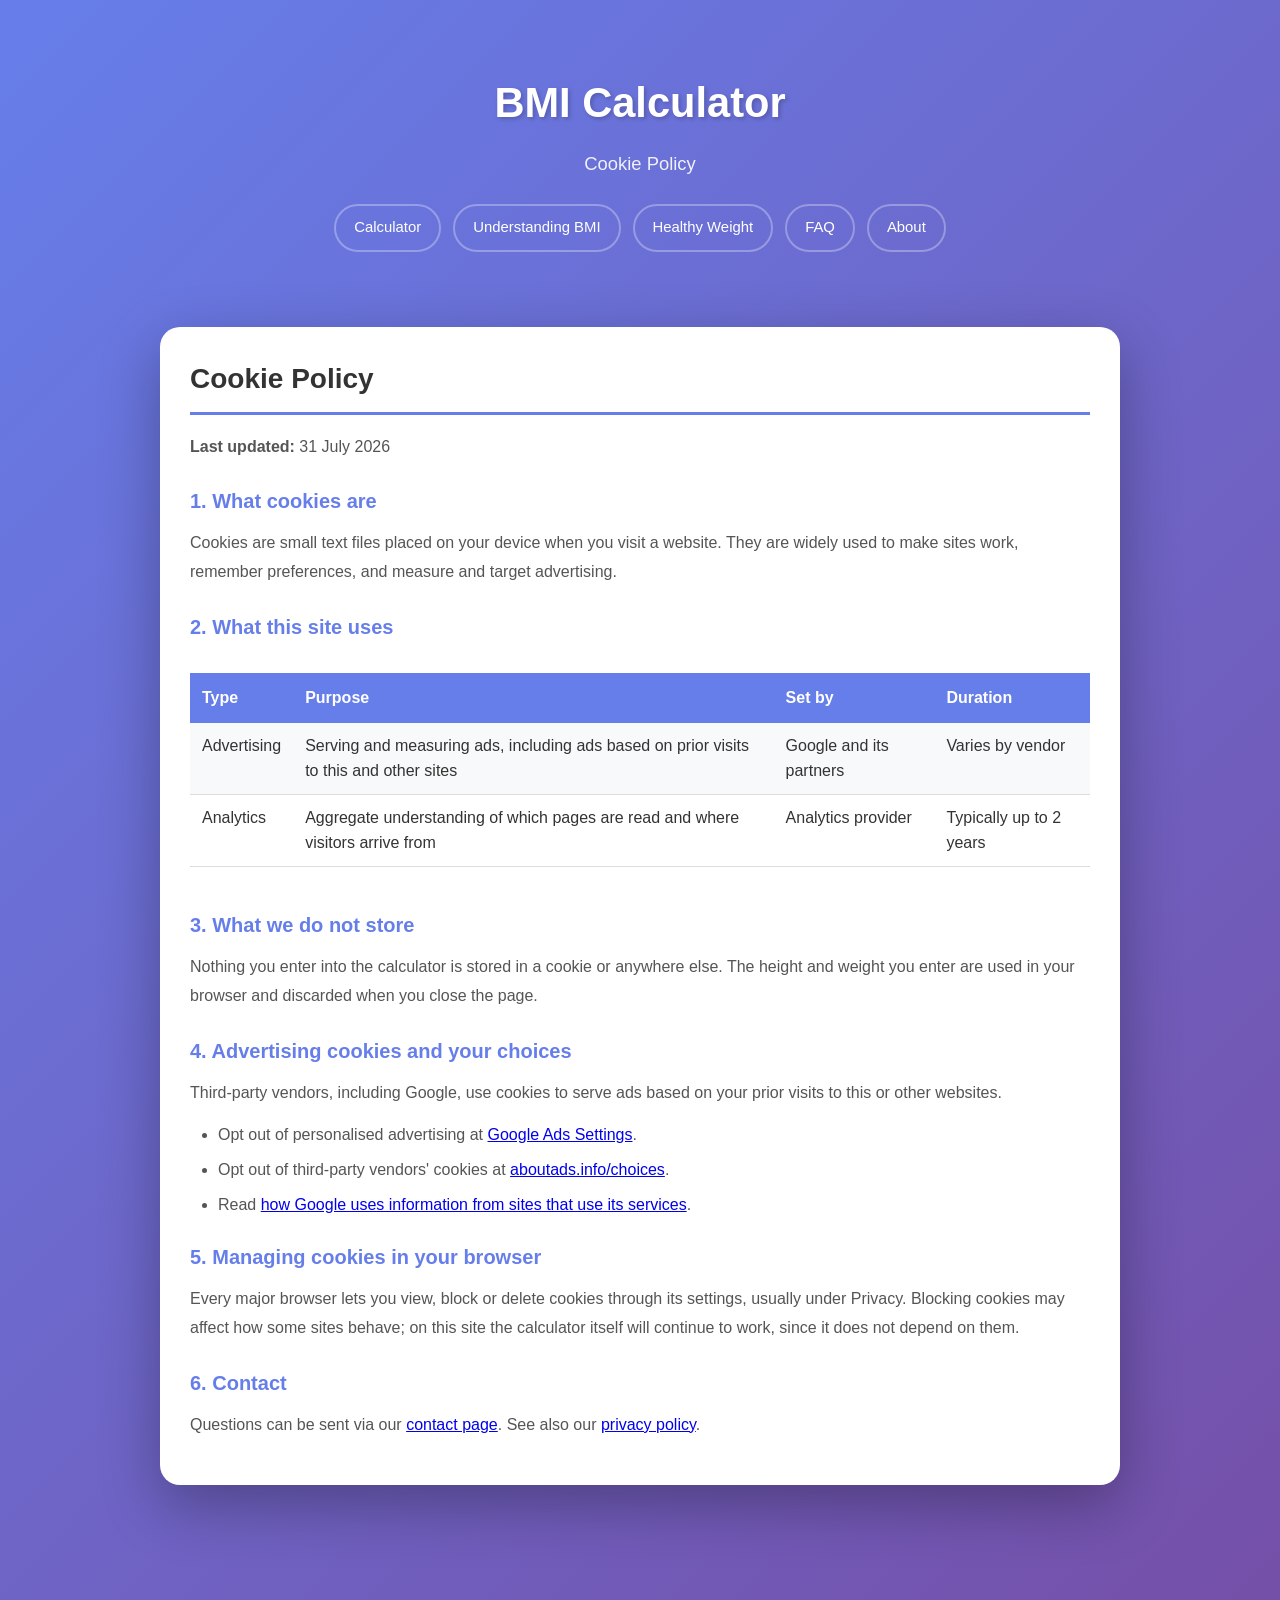
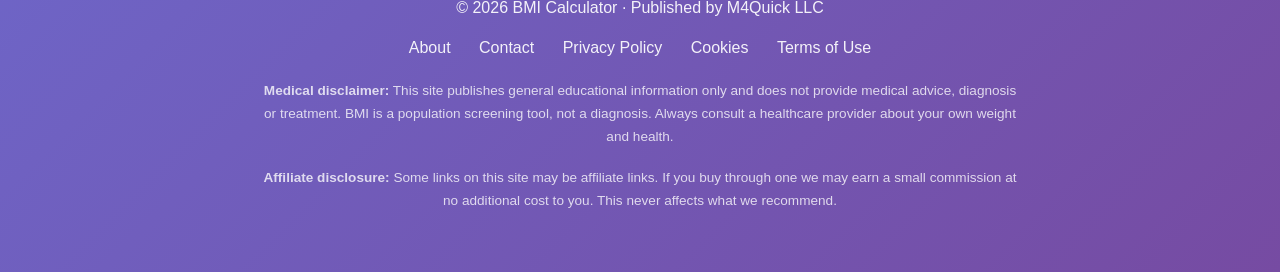
<file: cookies.html>
<!DOCTYPE html>
<html lang="en">
<head>
    <meta charset="UTF-8">
    <meta name="viewport" content="width=device-width, initial-scale=1.0">
    <meta name="description" content="BMI Calculator cookie policy — which cookies this site uses and how to opt out.">
    <title>Cookie Policy - BMI Calculator</title>
    <link rel="canonical" href="https://bmi-calculator-health.com/cookies">
    <link rel="stylesheet" href="/styles.css">
    <script async src="https://pagead2.googlesyndication.com/pagead/js/adsbygoogle.js?client=ca-pub-8510922003408038"
     crossorigin="anonymous"></script>
    <!-- Cloudflare Web Analytics -->
    <script defer src="https://static.cloudflareinsights.com/beacon.min.js" data-cf-beacon='{"token": "c211878706c244bcb4c6363c63fcd1e5"}'></script>
</head>
<body>
    <header>
        <div class="container">
            <h1><a href="/">BMI Calculator</a></h1>
            <p>Cookie Policy</p>
            <div class="nav-links">
                <a href="/">Calculator</a>
                <a href="/understanding-bmi">Understanding BMI</a>
                <a href="/healthy-weight">Healthy Weight</a>
                <a href="/faq">FAQ</a>
                <a href="/about">About</a>
            </div>
        </div>
    </header>

    <div class="container">
        <div class="tool-box content-section">
            <h2>Cookie Policy</h2>
            <p><strong>Last updated:</strong> 31 July 2026</p>

            <h3>1. What cookies are</h3>
            <p>Cookies are small text files placed on your device when you visit a website. They are widely used to make sites work, remember preferences, and measure and target advertising.</p>

            <h3>2. What this site uses</h3>
            <div class="table-scroll">
            <table class="data-table">
                <tr><th>Type</th><th>Purpose</th><th>Set by</th><th>Duration</th></tr>
                <tr><td>Advertising</td><td>Serving and measuring ads, including ads based on prior visits to this and other sites</td><td>Google and its partners</td><td>Varies by vendor</td></tr>
                <tr><td>Analytics</td><td>Aggregate understanding of which pages are read and where visitors arrive from</td><td>Analytics provider</td><td>Typically up to 2 years</td></tr>
            </table>
            </div>

            <h3>3. What we do not store</h3>
            <p>Nothing you enter into the calculator is stored in a cookie or anywhere else. The height and weight you enter are used in your browser and discarded when you close the page.</p>

            <h3>4. Advertising cookies and your choices</h3>
            <p>Third-party vendors, including Google, use cookies to serve ads based on your prior visits to this or other websites.</p>
            <ul>
                <li>Opt out of personalised advertising at <a href="https://www.google.com/settings/ads" target="_blank" rel="noopener">Google Ads Settings</a>.</li>
                <li>Opt out of third-party vendors' cookies at <a href="https://www.aboutads.info/choices/" target="_blank" rel="noopener">aboutads.info/choices</a>.</li>
                <li>Read <a href="https://policies.google.com/technologies/partner-sites" target="_blank" rel="noopener">how Google uses information from sites that use its services</a>.</li>
            </ul>

            <h3>5. Managing cookies in your browser</h3>
            <p>Every major browser lets you view, block or delete cookies through its settings, usually under Privacy. Blocking cookies may affect how some sites behave; on this site the calculator itself will continue to work, since it does not depend on them.</p>

            <h3>6. Contact</h3>
            <p>Questions can be sent via our <a href="/contact">contact page</a>. See also our <a href="/privacy">privacy policy</a>.</p>
        </div>
    </div>

    <footer>
        <div class="container">
            <p>&copy; 2026 BMI Calculator &middot; Published by M4Quick LLC</p>
            <p style="margin-top:15px;">
                <a href="/about">About</a>
                <a href="/contact">Contact</a>
                <a href="/privacy">Privacy Policy</a>
                <a href="/cookies">Cookies</a>
                <a href="/terms">Terms of Use</a>
            </p>
            <p class="legal"><strong>Medical disclaimer:</strong> This site publishes general educational information only and does not provide medical advice, diagnosis or treatment. BMI is a population screening tool, not a diagnosis. Always consult a healthcare provider about your own weight and health.</p>
            <p class="legal"><strong>Affiliate disclosure:</strong> Some links on this site may be affiliate links. If you buy through one we may earn a small commission at no additional cost to you. This never affects what we recommend.</p>
        </div>
    </footer>
</body>
</html>
</file>
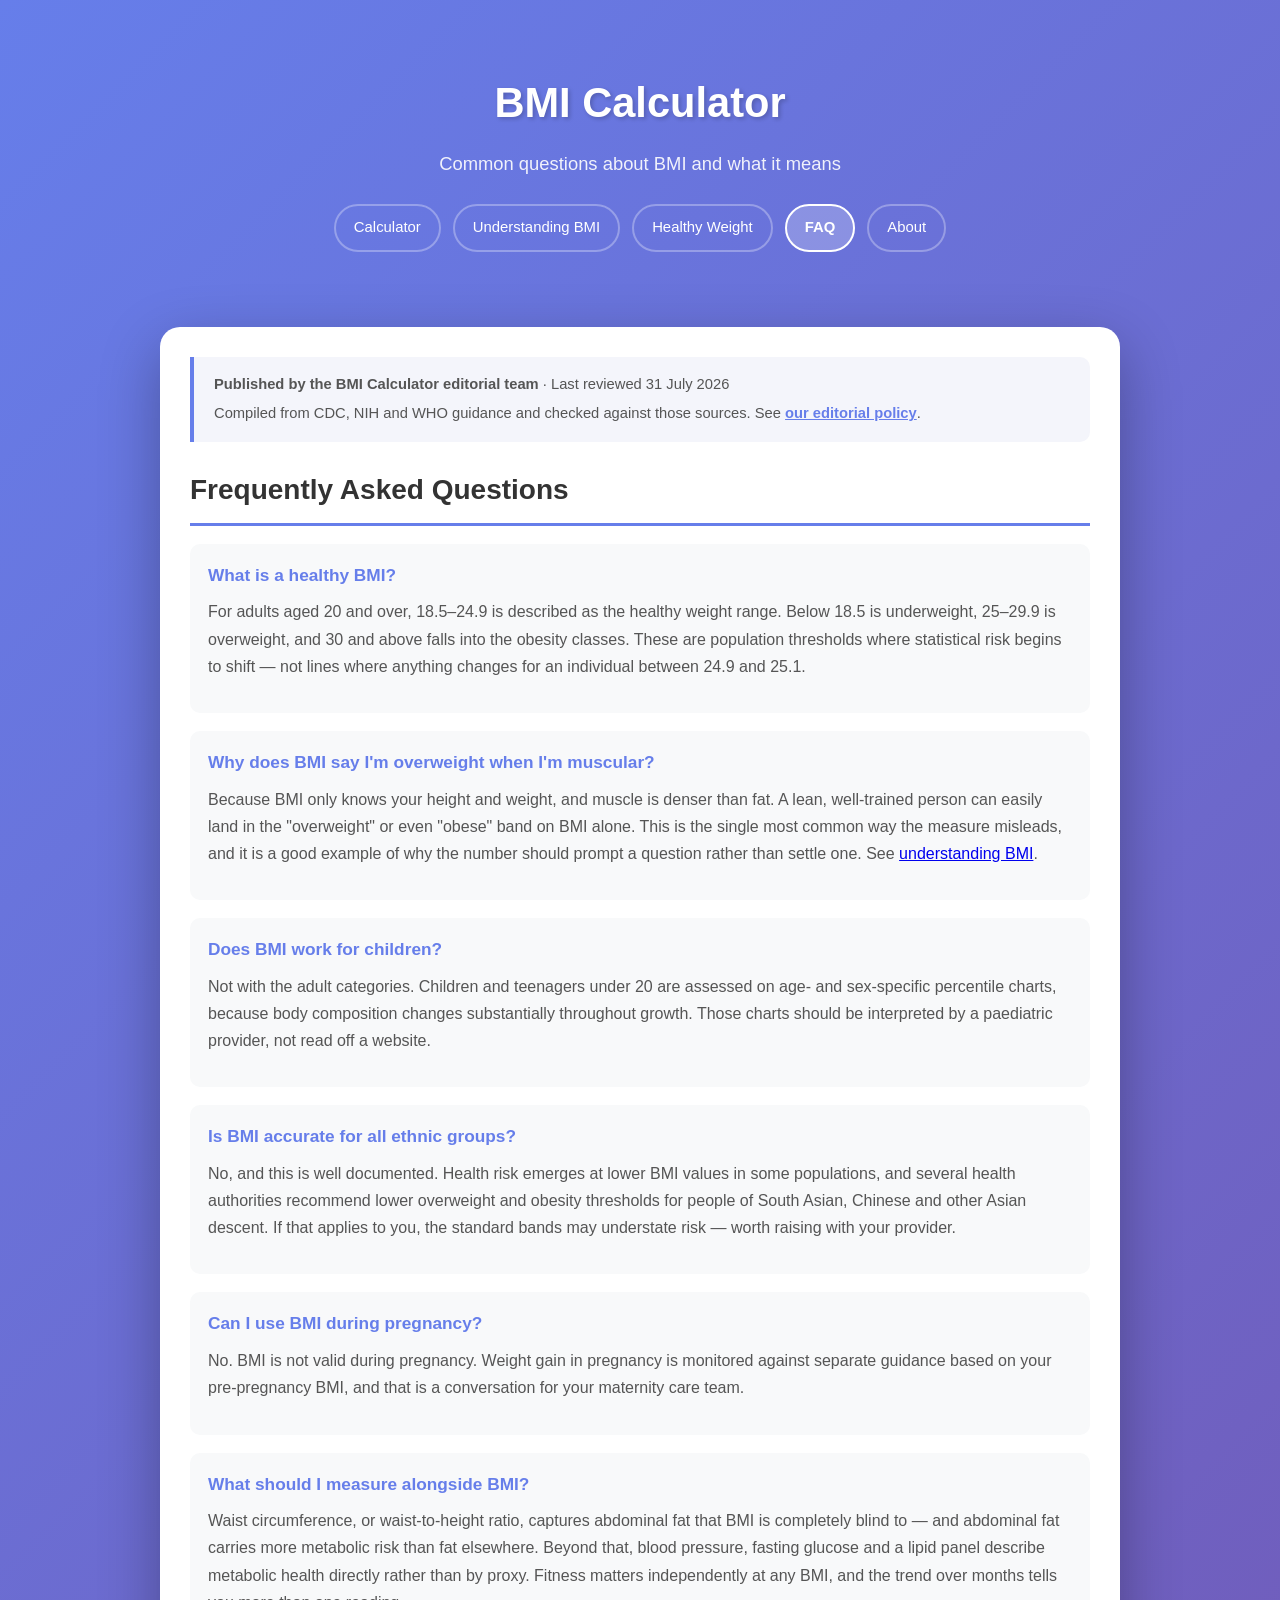
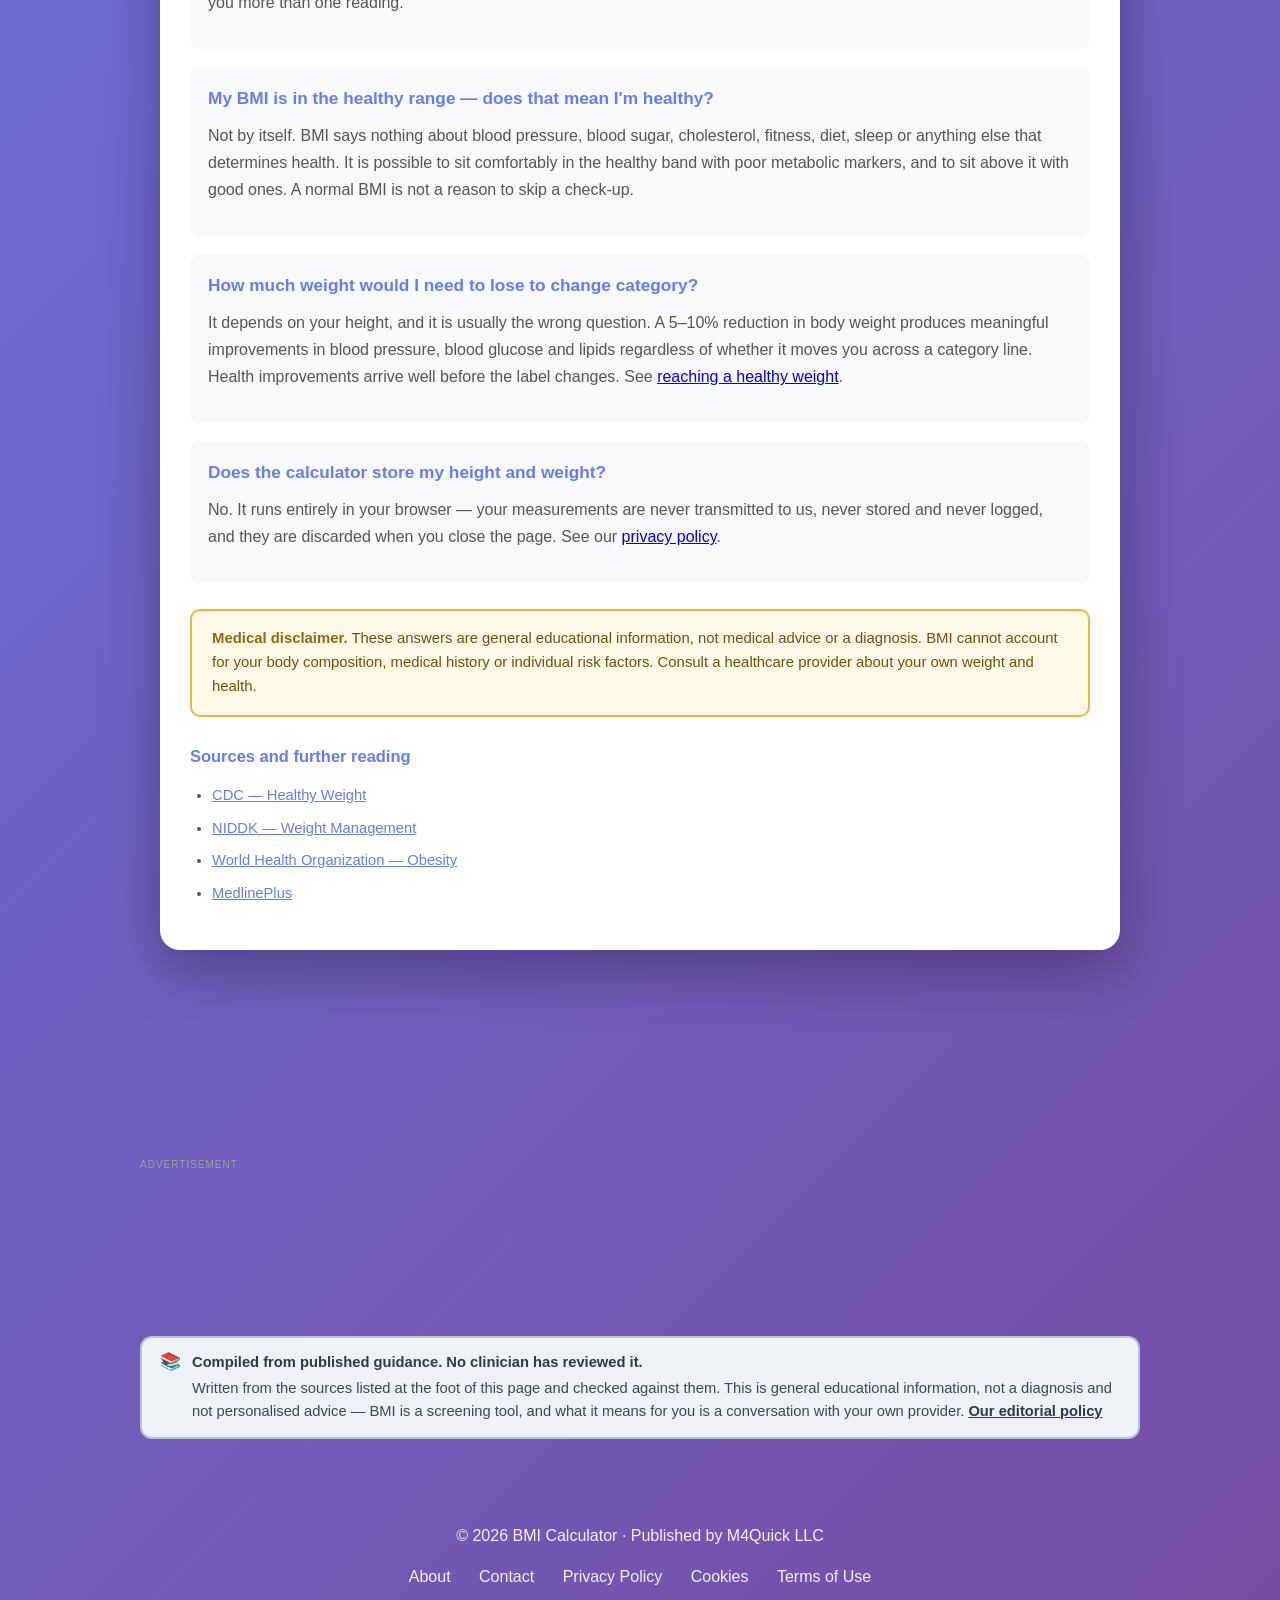
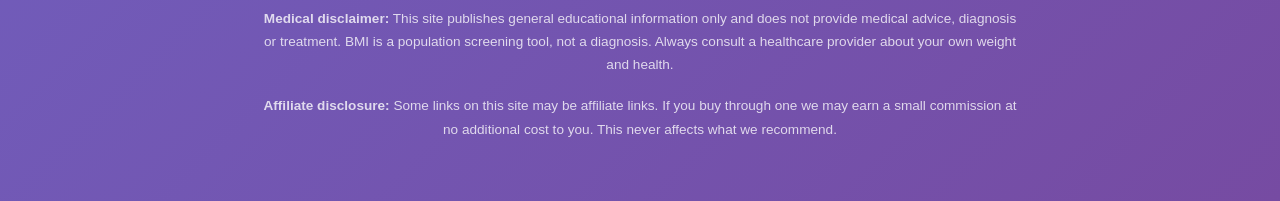
<file: faq.html>
<!DOCTYPE html>
<html lang="en">
<head>
    <meta charset="UTF-8">
    <meta name="viewport" content="width=device-width, initial-scale=1.0">
    <meta name="description" content="BMI FAQ — what counts as a healthy BMI, why athletes get misclassified, whether BMI works for children, ethnicity-specific thresholds, and what to measure alongside it.">
    <title>BMI Frequently Asked Questions - BMI Calculator</title>
    <link rel="canonical" href="https://bmi-calculator-health.com/faq">
    <link rel="stylesheet" href="/styles.css">
    <script async src="https://pagead2.googlesyndication.com/pagead/js/adsbygoogle.js?client=ca-pub-8510922003408038"
     crossorigin="anonymous"></script>
    <script type="application/ld+json">
    {
      "@context": "https://schema.org",
      "@type": "FAQPage",
      "mainEntity": [
        {"@type":"Question","name":"What is a healthy BMI?","acceptedAnswer":{"@type":"Answer","text":"For adults aged 20 and over, 18.5 to 24.9 is described as the healthy weight range. Below 18.5 is underweight, 25 to 29.9 is overweight, and 30 or above falls into the obesity categories. These are population thresholds, not individual diagnoses."}},
        {"@type":"Question","name":"Why does BMI say I am overweight when I am muscular?","acceptedAnswer":{"@type":"Answer","text":"BMI only uses height and weight, and cannot distinguish muscle from fat. Muscle is denser than fat, so lean muscular people are routinely classified overweight or obese by BMI. This is the most common way the measure misleads."}},
        {"@type":"Question","name":"Does BMI work for children?","acceptedAnswer":{"@type":"Answer","text":"Not with adult categories. Children and teenagers under 20 are assessed using age- and sex-specific percentile charts, because body composition changes throughout growth. A paediatric provider should interpret them."}},
        {"@type":"Question","name":"Is BMI accurate for all ethnic groups?","acceptedAnswer":{"@type":"Answer","text":"No. Health risk emerges at lower BMI values in some populations, and several health authorities recommend lower overweight and obesity thresholds for people of South Asian, Chinese and other Asian descent."}},
        {"@type":"Question","name":"What should I measure alongside BMI?","acceptedAnswer":{"@type":"Answer","text":"Waist circumference or waist-to-height ratio captures abdominal fat that BMI misses. Blood pressure, fasting glucose and a lipid panel describe metabolic health directly. Fitness and the trend over time matter more than any single reading."}},
        {"@type":"Question","name":"Does the calculator store my height and weight?","acceptedAnswer":{"@type":"Answer","text":"No. The calculation runs entirely in your browser. Your height and weight are never transmitted, stored or logged, and are discarded when you close the page."}}
      ]
    }
    </script>
    <!-- Cloudflare Web Analytics -->
    <script defer src="https://static.cloudflareinsights.com/beacon.min.js" data-cf-beacon='{"token": "c211878706c244bcb4c6363c63fcd1e5"}'></script>
</head>
<body>
    <header>
        <div class="container">
            <h1><a href="/">BMI Calculator</a></h1>
            <p>Common questions about BMI and what it means</p>
            <div class="nav-links">
                <a href="/">Calculator</a>
                <a href="/understanding-bmi">Understanding BMI</a>
                <a href="/healthy-weight">Healthy Weight</a>
                <a href="/faq" class="here">FAQ</a>
                <a href="/about">About</a>
            </div>
        </div>
    </header>


    <div class="container">
        <div class="tool-box content-section">
            <div class="byline">
                <p><strong>Published by the BMI Calculator editorial team</strong> · Last reviewed 31 July 2026</p>
                <p>Compiled from CDC, NIH and WHO guidance and checked against those sources. See <a href="/about">our editorial policy</a>.</p>
            </div>

            <h2>Frequently Asked Questions</h2>

            <div class="faq-item">
                <h4>What is a healthy BMI?</h4>
                <p>For adults aged 20 and over, 18.5–24.9 is described as the healthy weight range. Below 18.5 is underweight, 25–29.9 is overweight, and 30 and above falls into the obesity classes. These are population thresholds where statistical risk begins to shift — not lines where anything changes for an individual between 24.9 and 25.1.</p>
            </div>

            <div class="faq-item">
                <h4>Why does BMI say I'm overweight when I'm muscular?</h4>
                <p>Because BMI only knows your height and weight, and muscle is denser than fat. A lean, well-trained person can easily land in the "overweight" or even "obese" band on BMI alone. This is the single most common way the measure misleads, and it is a good example of why the number should prompt a question rather than settle one. See <a href="/understanding-bmi">understanding BMI</a>.</p>
            </div>

            <div class="faq-item">
                <h4>Does BMI work for children?</h4>
                <p>Not with the adult categories. Children and teenagers under 20 are assessed on age- and sex-specific percentile charts, because body composition changes substantially throughout growth. Those charts should be interpreted by a paediatric provider, not read off a website.</p>
            </div>

            <div class="faq-item">
                <h4>Is BMI accurate for all ethnic groups?</h4>
                <p>No, and this is well documented. Health risk emerges at lower BMI values in some populations, and several health authorities recommend lower overweight and obesity thresholds for people of South Asian, Chinese and other Asian descent. If that applies to you, the standard bands may understate risk — worth raising with your provider.</p>
            </div>

            <div class="faq-item">
                <h4>Can I use BMI during pregnancy?</h4>
                <p>No. BMI is not valid during pregnancy. Weight gain in pregnancy is monitored against separate guidance based on your pre-pregnancy BMI, and that is a conversation for your maternity care team.</p>
            </div>

            <div class="faq-item">
                <h4>What should I measure alongside BMI?</h4>
                <p>Waist circumference, or waist-to-height ratio, captures abdominal fat that BMI is completely blind to — and abdominal fat carries more metabolic risk than fat elsewhere. Beyond that, blood pressure, fasting glucose and a lipid panel describe metabolic health directly rather than by proxy. Fitness matters independently at any BMI, and the trend over months tells you more than one reading.</p>
            </div>

            <div class="faq-item">
                <h4>My BMI is in the healthy range — does that mean I'm healthy?</h4>
                <p>Not by itself. BMI says nothing about blood pressure, blood sugar, cholesterol, fitness, diet, sleep or anything else that determines health. It is possible to sit comfortably in the healthy band with poor metabolic markers, and to sit above it with good ones. A normal BMI is not a reason to skip a check-up.</p>
            </div>

            <div class="faq-item">
                <h4>How much weight would I need to lose to change category?</h4>
                <p>It depends on your height, and it is usually the wrong question. A 5–10% reduction in body weight produces meaningful improvements in blood pressure, blood glucose and lipids regardless of whether it moves you across a category line. Health improvements arrive well before the label changes. See <a href="/healthy-weight">reaching a healthy weight</a>.</p>
            </div>

            <div class="faq-item">
                <h4>Does the calculator store my height and weight?</h4>
                <p>No. It runs entirely in your browser — your measurements are never transmitted to us, never stored and never logged, and they are discarded when you close the page. See our <a href="/privacy">privacy policy</a>.</p>
            </div>

            <div class="med-disclaimer">
                <strong>Medical disclaimer.</strong> These answers are general educational information, not medical advice or a diagnosis. BMI cannot account for your body composition, medical history or individual risk factors. Consult a healthcare provider about your own weight and health.
            </div>

            <div class="sources">
                <h3>Sources and further reading</h3>
                <ul>
                    <li><a href="https://www.cdc.gov/healthy-weight-growth" target="_blank" rel="noopener">CDC — Healthy Weight</a></li>
                    <li><a href="https://www.niddk.nih.gov" target="_blank" rel="noopener">NIDDK — Weight Management</a></li>
                    <li><a href="https://www.who.int/health-topics/obesity" target="_blank" rel="noopener">World Health Organization — Obesity</a></li>
                    <li><a href="https://medlineplus.gov" target="_blank" rel="noopener">MedlinePlus</a></li>
                </ul>
            </div>
        </div>
    </div>

    
            <div class="ad-slot">
                <span class="ad-label">Advertisement</span>
                <ins class="adsbygoogle"
                     style="display:block"
                     data-ad-client="ca-pub-8510922003408038"
                     data-ad-slot="3370583535"
                     data-ad-format="auto"
                     data-full-width-responsive="true"></ins>
                <script>(adsbygoogle = window.adsbygoogle || []).push({});</script>
            </div>
    <div class="review-banner sourced">
        <span class="rb-icon">&#128218;</span>
        <span><strong>Compiled from published guidance. No clinician has reviewed it.</strong>Written from the sources listed at the foot of this page and checked against them. This is general educational information, not a diagnosis and not personalised advice &mdash; BMI is a screening tool, and what it means for you is a conversation with your own provider. <a href="/about">Our editorial policy</a></span>
    </div>

    <footer>
        <div class="container">
            <p>&copy; 2026 BMI Calculator &middot; Published by M4Quick LLC</p>
            <p style="margin-top:15px;">
                <a href="/about">About</a>
                <a href="/contact">Contact</a>
                <a href="/privacy">Privacy Policy</a>
                <a href="/cookies">Cookies</a>
                <a href="/terms">Terms of Use</a>
            </p>
            <p class="legal"><strong>Medical disclaimer:</strong> This site publishes general educational information only and does not provide medical advice, diagnosis or treatment. BMI is a population screening tool, not a diagnosis. Always consult a healthcare provider about your own weight and health.</p>
            <p class="legal"><strong>Affiliate disclosure:</strong> Some links on this site may be affiliate links. If you buy through one we may earn a small commission at no additional cost to you. This never affects what we recommend.</p>
        </div>
    </footer>
</body>
</html>
</file>
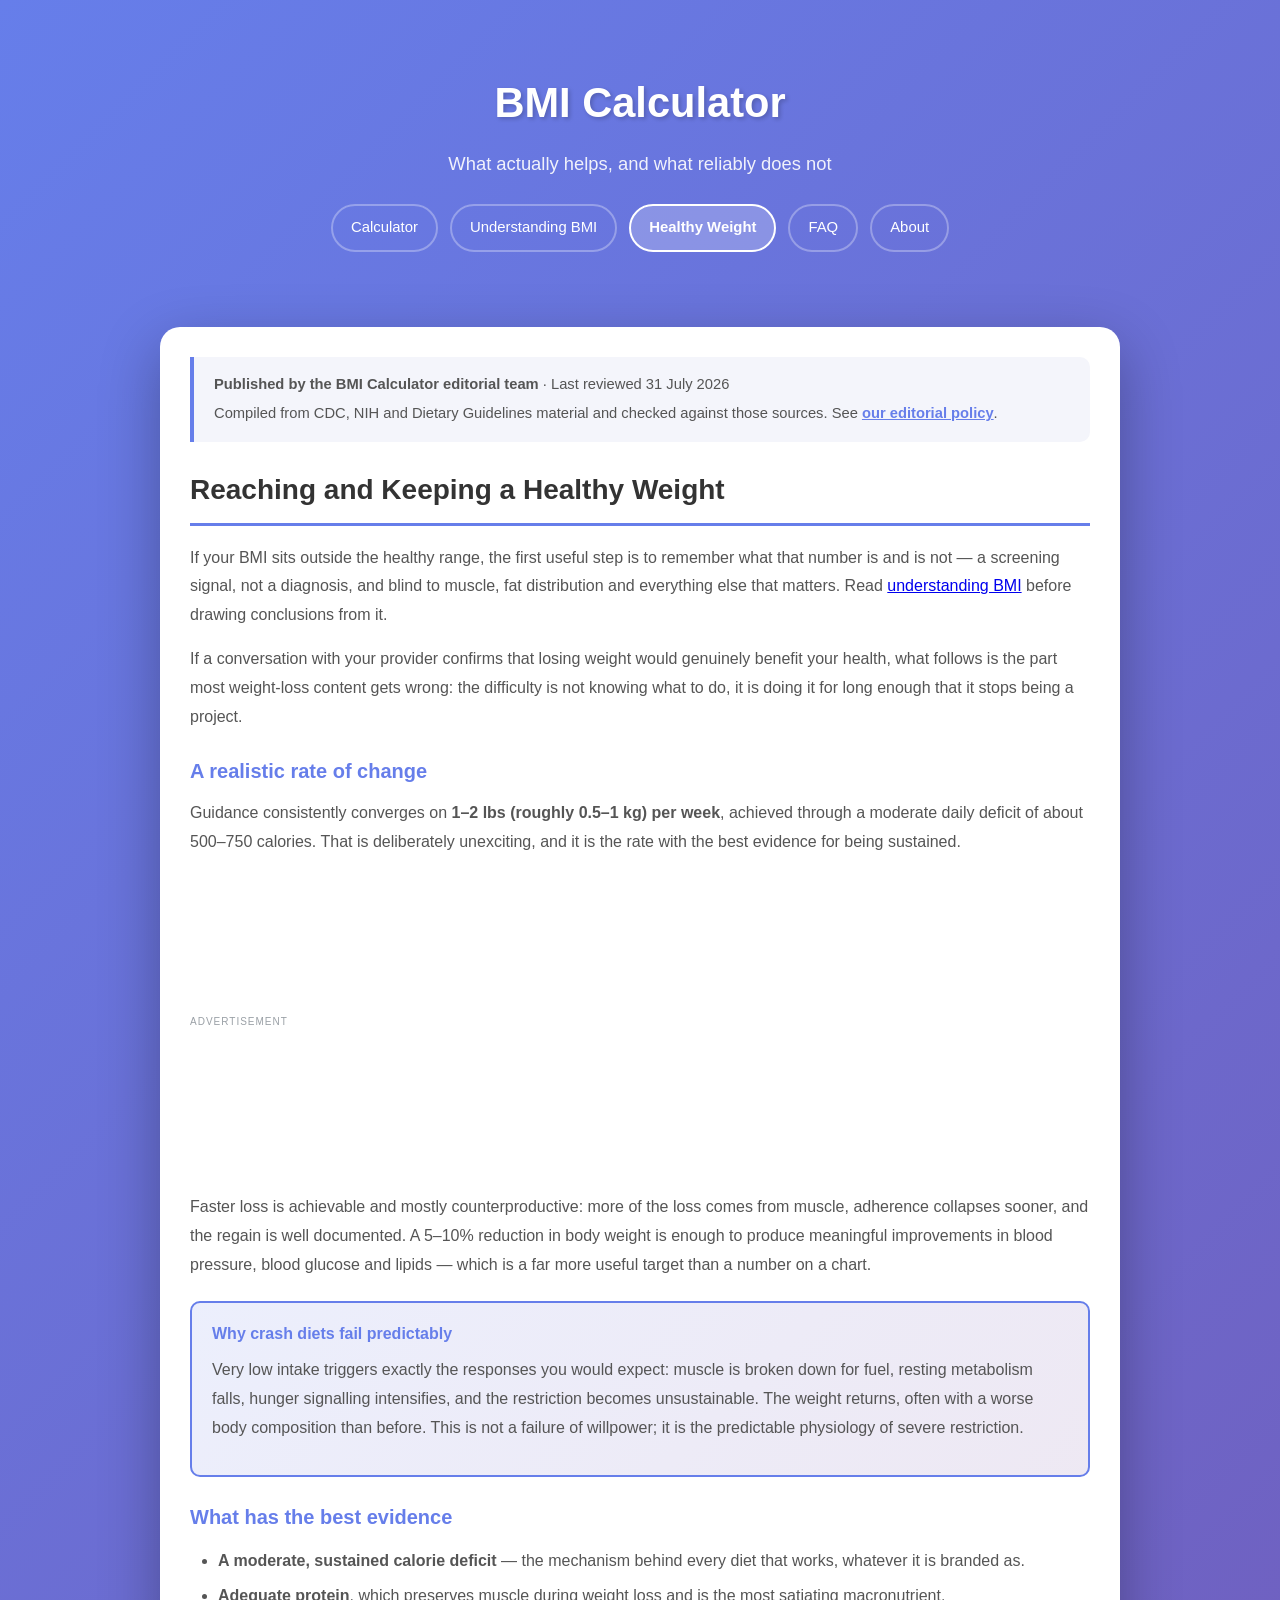
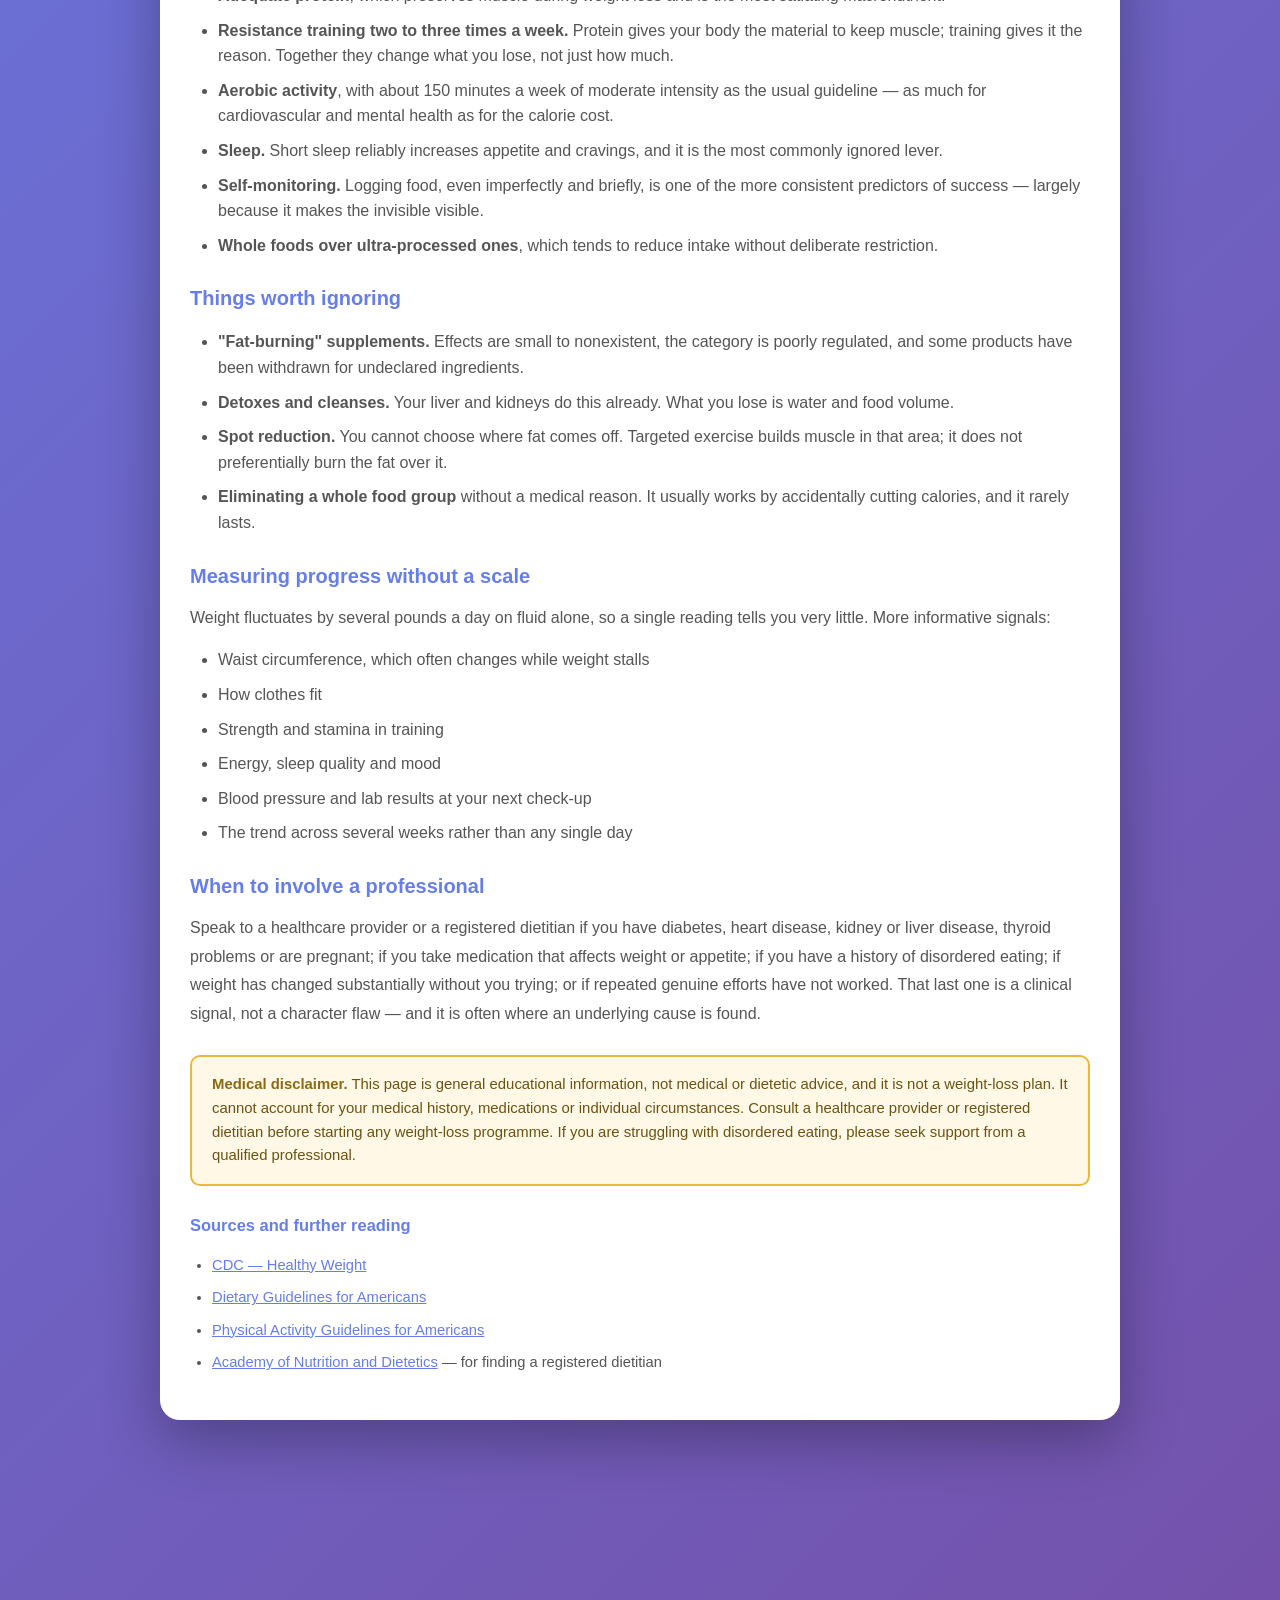
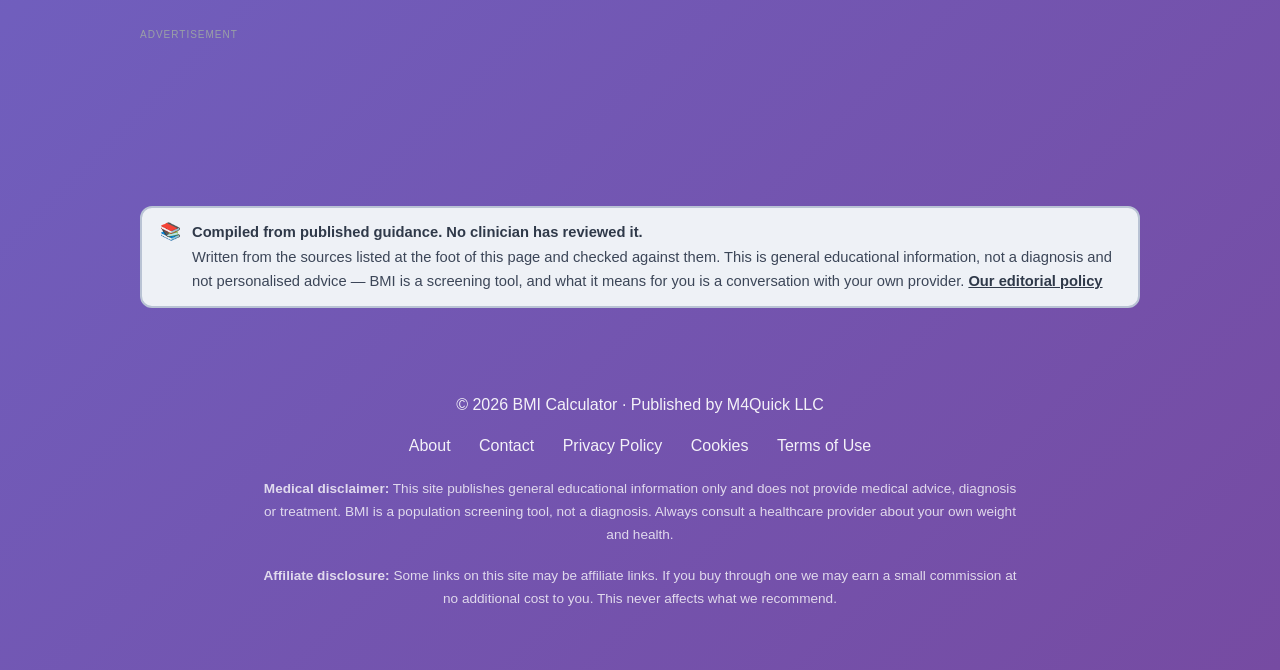
<file: healthy-weight.html>
<!DOCTYPE html>
<html lang="en">
<head>
    <meta charset="UTF-8">
    <meta name="viewport" content="width=device-width, initial-scale=1.0">
    <meta name="description" content="What actually helps if your BMI is outside the healthy range — realistic rates of change, the habits with the best evidence, why crash diets fail, and when to involve a professional.">
    <title>Reaching and Keeping a Healthy Weight - BMI Calculator</title>
    <link rel="canonical" href="https://bmi-calculator-health.com/healthy-weight">
    <link rel="stylesheet" href="/styles.css">
    <script async src="https://pagead2.googlesyndication.com/pagead/js/adsbygoogle.js?client=ca-pub-8510922003408038"
     crossorigin="anonymous"></script>
    <!-- Cloudflare Web Analytics -->
    <script defer src="https://static.cloudflareinsights.com/beacon.min.js" data-cf-beacon='{"token": "c211878706c244bcb4c6363c63fcd1e5"}'></script>
</head>
<body>
    <header>
        <div class="container">
            <h1><a href="/">BMI Calculator</a></h1>
            <p>What actually helps, and what reliably does not</p>
            <div class="nav-links">
                <a href="/">Calculator</a>
                <a href="/understanding-bmi">Understanding BMI</a>
                <a href="/healthy-weight" class="here">Healthy Weight</a>
                <a href="/faq">FAQ</a>
                <a href="/about">About</a>
            </div>
        </div>
    </header>


    <div class="container">
        <div class="tool-box content-section">
            <div class="byline">
                <p><strong>Published by the BMI Calculator editorial team</strong> · Last reviewed 31 July 2026</p>
                <p>Compiled from CDC, NIH and Dietary Guidelines material and checked against those sources. See <a href="/about">our editorial policy</a>.</p>
            </div>

            <h2>Reaching and Keeping a Healthy Weight</h2>

            <p>If your BMI sits outside the healthy range, the first useful step is to remember what that number is and is not — a screening signal, not a diagnosis, and blind to muscle, fat distribution and everything else that matters. Read <a href="/understanding-bmi">understanding BMI</a> before drawing conclusions from it.</p>

            <p>If a conversation with your provider confirms that losing weight would genuinely benefit your health, what follows is the part most weight-loss content gets wrong: the difficulty is not knowing what to do, it is doing it for long enough that it stops being a project.</p>

            <h3>A realistic rate of change</h3>
            <p>Guidance consistently converges on <strong>1–2&nbsp;lbs (roughly 0.5–1&nbsp;kg) per week</strong>, achieved through a moderate daily deficit of about 500–750 calories. That is deliberately unexciting, and it is the rate with the best evidence for being sustained.</p>
            <div class="ad-slot">
                <span class="ad-label">Advertisement</span>
                <ins class="adsbygoogle"
                     style="display:block"
                     data-ad-client="ca-pub-8510922003408038"
                     data-ad-slot="3370583535"
                     data-ad-format="auto"
                     data-full-width-responsive="true"></ins>
                <script>(adsbygoogle = window.adsbygoogle || []).push({});</script>
            </div>

            <p>Faster loss is achievable and mostly counterproductive: more of the loss comes from muscle, adherence collapses sooner, and the regain is well documented. A 5–10% reduction in body weight is enough to produce meaningful improvements in blood pressure, blood glucose and lipids — which is a far more useful target than a number on a chart.</p>

            <div class="tip-box">
                <h4>Why crash diets fail predictably</h4>
                <p>Very low intake triggers exactly the responses you would expect: muscle is broken down for fuel, resting metabolism falls, hunger signalling intensifies, and the restriction becomes unsustainable. The weight returns, often with a worse body composition than before. This is not a failure of willpower; it is the predictable physiology of severe restriction.</p>
            </div>

            <h3>What has the best evidence</h3>
            <ul>
                <li><strong>A moderate, sustained calorie deficit</strong> — the mechanism behind every diet that works, whatever it is branded as.</li>
                <li><strong>Adequate protein</strong>, which preserves muscle during weight loss and is the most satiating macronutrient.</li>
                <li><strong>Resistance training two to three times a week.</strong> Protein gives your body the material to keep muscle; training gives it the reason. Together they change what you lose, not just how much.</li>
                <li><strong>Aerobic activity</strong>, with about 150 minutes a week of moderate intensity as the usual guideline — as much for cardiovascular and mental health as for the calorie cost.</li>
                <li><strong>Sleep.</strong> Short sleep reliably increases appetite and cravings, and it is the most commonly ignored lever.</li>
                <li><strong>Self-monitoring.</strong> Logging food, even imperfectly and briefly, is one of the more consistent predictors of success — largely because it makes the invisible visible.</li>
                <li><strong>Whole foods over ultra-processed ones</strong>, which tends to reduce intake without deliberate restriction.</li>
            </ul>

            <h3>Things worth ignoring</h3>
            <ul>
                <li><strong>"Fat-burning" supplements.</strong> Effects are small to nonexistent, the category is poorly regulated, and some products have been withdrawn for undeclared ingredients.</li>
                <li><strong>Detoxes and cleanses.</strong> Your liver and kidneys do this already. What you lose is water and food volume.</li>
                <li><strong>Spot reduction.</strong> You cannot choose where fat comes off. Targeted exercise builds muscle in that area; it does not preferentially burn the fat over it.</li>
                <li><strong>Eliminating a whole food group</strong> without a medical reason. It usually works by accidentally cutting calories, and it rarely lasts.</li>
            </ul>

            <h3>Measuring progress without a scale</h3>
            <p>Weight fluctuates by several pounds a day on fluid alone, so a single reading tells you very little. More informative signals:</p>
            <ul>
                <li>Waist circumference, which often changes while weight stalls</li>
                <li>How clothes fit</li>
                <li>Strength and stamina in training</li>
                <li>Energy, sleep quality and mood</li>
                <li>Blood pressure and lab results at your next check-up</li>
                <li>The trend across several weeks rather than any single day</li>
            </ul>

            <h3>When to involve a professional</h3>
            <p>Speak to a healthcare provider or a registered dietitian if you have diabetes, heart disease, kidney or liver disease, thyroid problems or are pregnant; if you take medication that affects weight or appetite; if you have a history of disordered eating; if weight has changed substantially without you trying; or if repeated genuine efforts have not worked. That last one is a clinical signal, not a character flaw — and it is often where an underlying cause is found.</p>

            <div class="med-disclaimer">
                <strong>Medical disclaimer.</strong> This page is general educational information, not medical or dietetic advice, and it is not a weight-loss plan. It cannot account for your medical history, medications or individual circumstances. Consult a healthcare provider or registered dietitian before starting any weight-loss programme. If you are struggling with disordered eating, please seek support from a qualified professional.
            </div>

            <div class="sources">
                <h3>Sources and further reading</h3>
                <ul>
                    <li><a href="https://www.cdc.gov/healthy-weight-growth" target="_blank" rel="noopener">CDC — Healthy Weight</a></li>
                    <li><a href="https://www.dietaryguidelines.gov" target="_blank" rel="noopener">Dietary Guidelines for Americans</a></li>
                    <li><a href="https://odphp.health.gov/our-work/nutrition-physical-activity/physical-activity-guidelines" target="_blank" rel="noopener">Physical Activity Guidelines for Americans</a></li>
                    <li><a href="https://www.eatright.org" target="_blank" rel="noopener">Academy of Nutrition and Dietetics</a> — for finding a registered dietitian</li>
                </ul>
            </div>
        </div>
    </div>

    
            <div class="ad-slot">
                <span class="ad-label">Advertisement</span>
                <ins class="adsbygoogle"
                     style="display:block"
                     data-ad-client="ca-pub-8510922003408038"
                     data-ad-slot="3370583535"
                     data-ad-format="auto"
                     data-full-width-responsive="true"></ins>
                <script>(adsbygoogle = window.adsbygoogle || []).push({});</script>
            </div>
    <div class="review-banner sourced">
        <span class="rb-icon">&#128218;</span>
        <span><strong>Compiled from published guidance. No clinician has reviewed it.</strong>Written from the sources listed at the foot of this page and checked against them. This is general educational information, not a diagnosis and not personalised advice &mdash; BMI is a screening tool, and what it means for you is a conversation with your own provider. <a href="/about">Our editorial policy</a></span>
    </div>

    <footer>
        <div class="container">
            <p>&copy; 2026 BMI Calculator &middot; Published by M4Quick LLC</p>
            <p style="margin-top:15px;">
                <a href="/about">About</a>
                <a href="/contact">Contact</a>
                <a href="/privacy">Privacy Policy</a>
                <a href="/cookies">Cookies</a>
                <a href="/terms">Terms of Use</a>
            </p>
            <p class="legal"><strong>Medical disclaimer:</strong> This site publishes general educational information only and does not provide medical advice, diagnosis or treatment. BMI is a population screening tool, not a diagnosis. Always consult a healthcare provider about your own weight and health.</p>
            <p class="legal"><strong>Affiliate disclosure:</strong> Some links on this site may be affiliate links. If you buy through one we may earn a small commission at no additional cost to you. This never affects what we recommend.</p>
        </div>
    </footer>
</body>
</html>
</file>
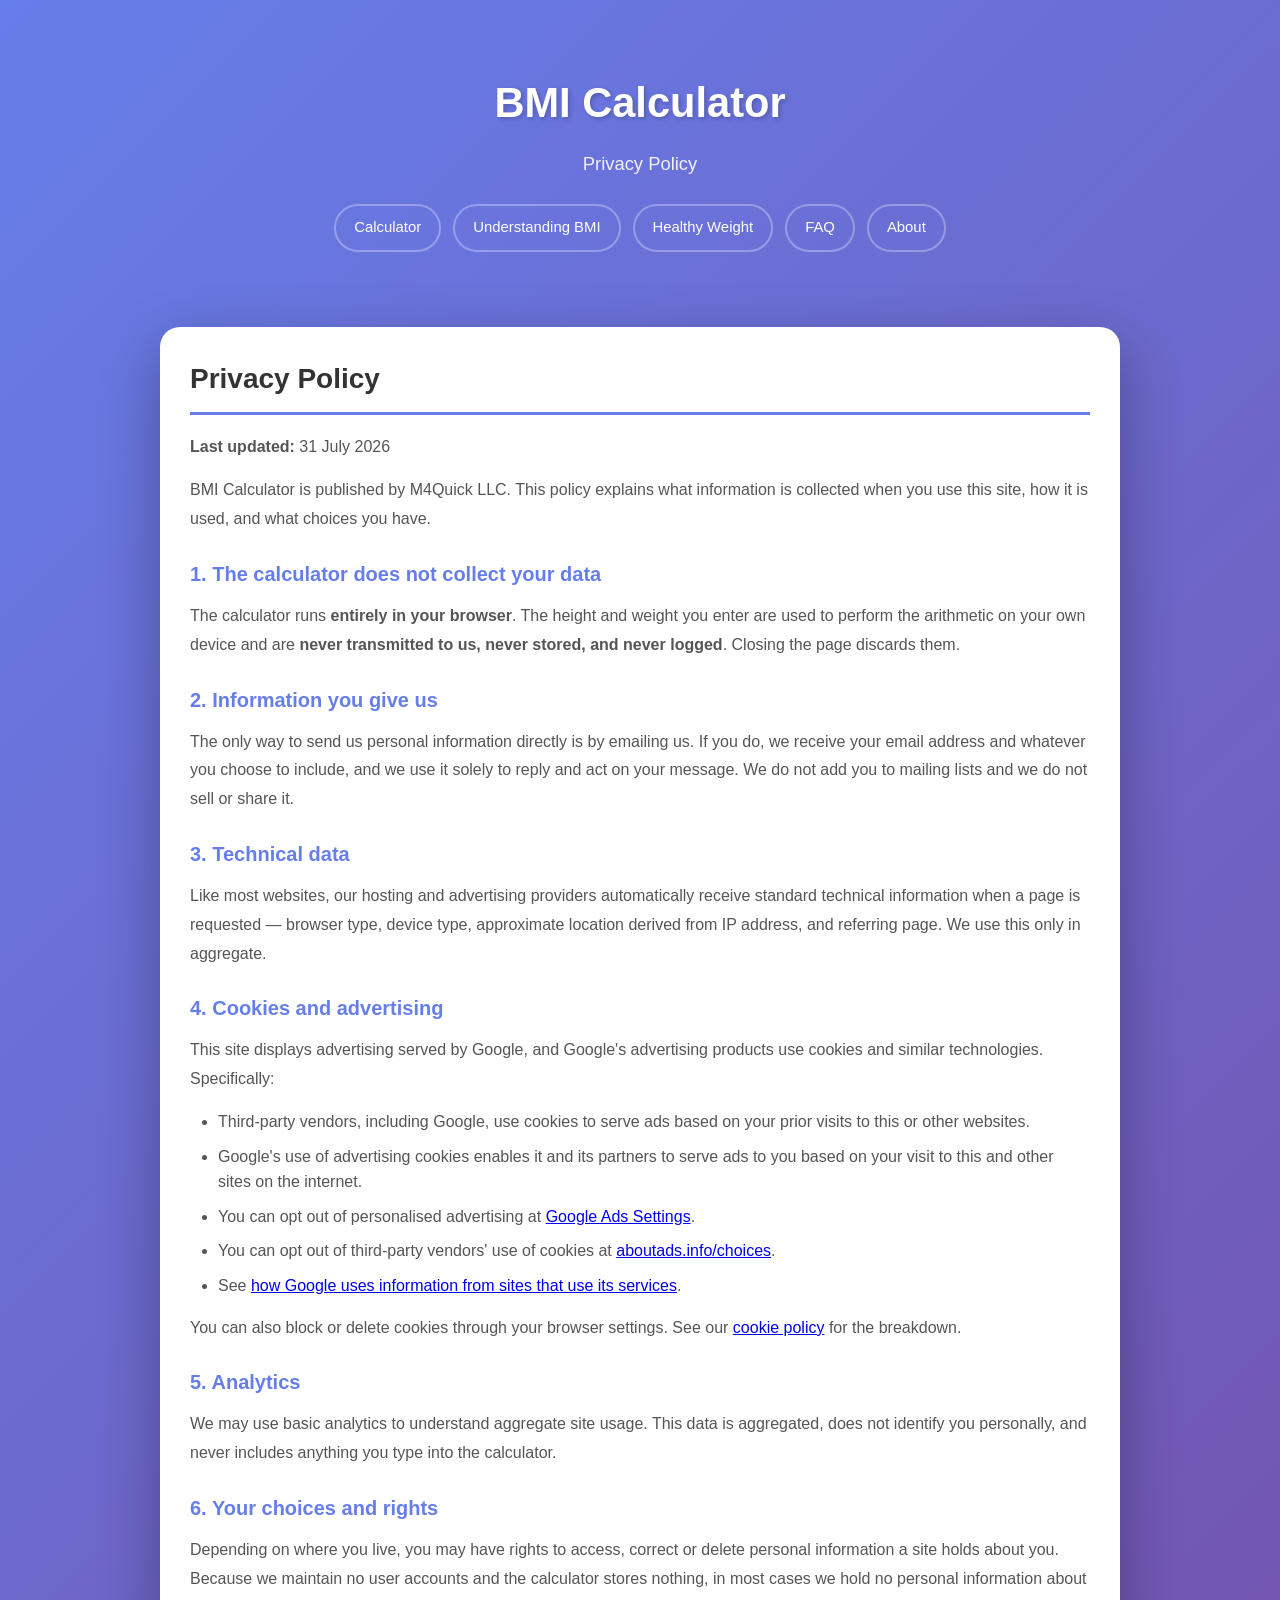
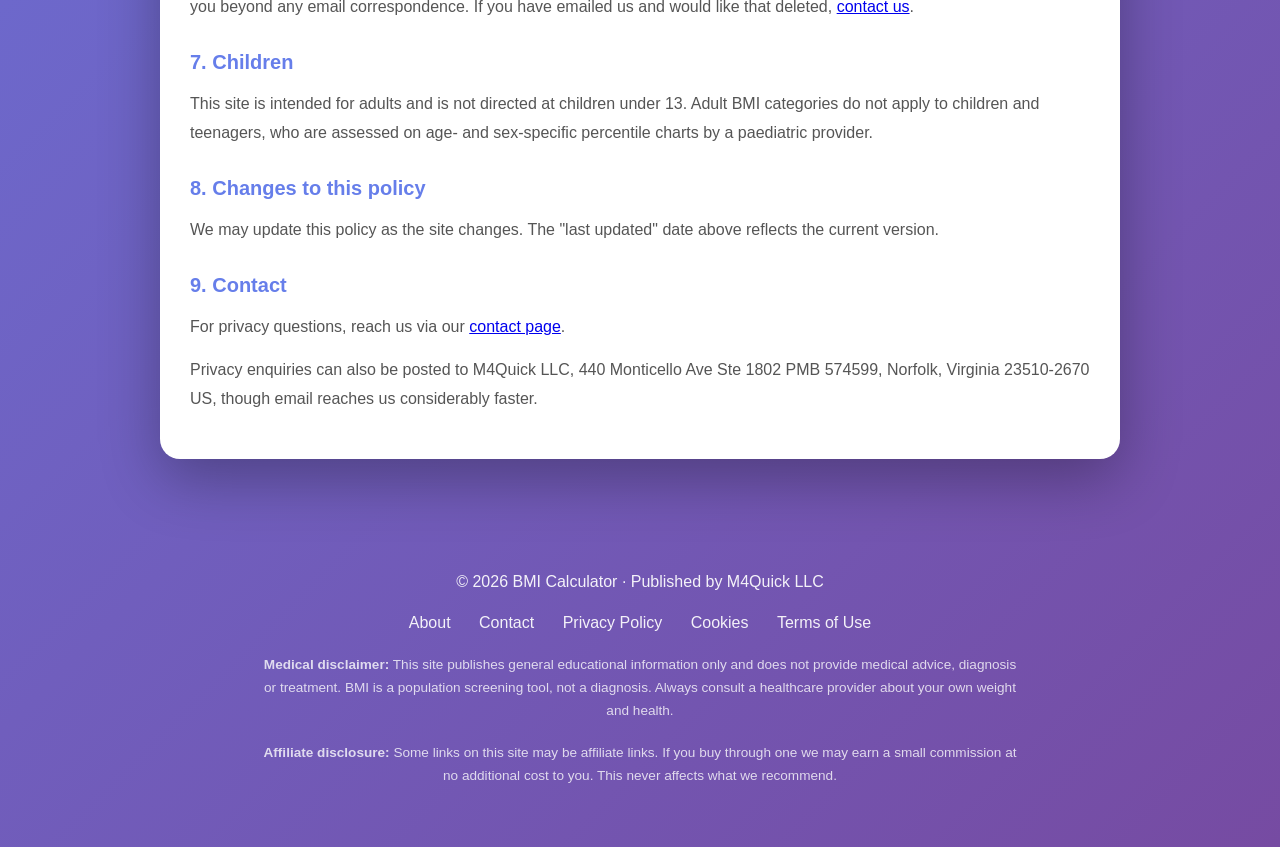
<file: privacy.html>
<!DOCTYPE html>
<html lang="en">
<head>
    <meta charset="UTF-8">
    <meta name="viewport" content="width=device-width, initial-scale=1.0">
    <meta name="description" content="BMI Calculator privacy policy — what we collect, advertising and analytics cookies, and your choices.">
    <title>Privacy Policy - BMI Calculator</title>
    <link rel="canonical" href="https://bmi-calculator-health.com/privacy">
    <link rel="stylesheet" href="/styles.css">
    <script async src="https://pagead2.googlesyndication.com/pagead/js/adsbygoogle.js?client=ca-pub-8510922003408038"
     crossorigin="anonymous"></script>
    <!-- Cloudflare Web Analytics -->
    <script defer src="https://static.cloudflareinsights.com/beacon.min.js" data-cf-beacon='{"token": "c211878706c244bcb4c6363c63fcd1e5"}'></script>
</head>
<body>
    <header>
        <div class="container">
            <h1><a href="/">BMI Calculator</a></h1>
            <p>Privacy Policy</p>
            <div class="nav-links">
                <a href="/">Calculator</a>
                <a href="/understanding-bmi">Understanding BMI</a>
                <a href="/healthy-weight">Healthy Weight</a>
                <a href="/faq">FAQ</a>
                <a href="/about">About</a>
            </div>
        </div>
    </header>

    <div class="container">
        <div class="tool-box content-section">
            <h2>Privacy Policy</h2>
            <p><strong>Last updated:</strong> 31 July 2026</p>

            <p>BMI Calculator is published by M4Quick LLC. This policy explains what information is collected when you use this site, how it is used, and what choices you have.</p>

            <h3>1. The calculator does not collect your data</h3>
            <p>The calculator runs <strong>entirely in your browser</strong>. The height and weight you enter are used to perform the arithmetic on your own device and are <strong>never transmitted to us, never stored, and never logged</strong>. Closing the page discards them.</p>

            <h3>2. Information you give us</h3>
            <p>The only way to send us personal information directly is by emailing us. If you do, we receive your email address and whatever you choose to include, and we use it solely to reply and act on your message. We do not add you to mailing lists and we do not sell or share it.</p>

            <h3>3. Technical data</h3>
            <p>Like most websites, our hosting and advertising providers automatically receive standard technical information when a page is requested — browser type, device type, approximate location derived from IP address, and referring page. We use this only in aggregate.</p>

            <h3>4. Cookies and advertising</h3>
            <p>This site displays advertising served by Google, and Google's advertising products use cookies and similar technologies. Specifically:</p>
            <ul>
                <li>Third-party vendors, including Google, use cookies to serve ads based on your prior visits to this or other websites.</li>
                <li>Google's use of advertising cookies enables it and its partners to serve ads to you based on your visit to this and other sites on the internet.</li>
                <li>You can opt out of personalised advertising at <a href="https://www.google.com/settings/ads" target="_blank" rel="noopener">Google Ads Settings</a>.</li>
                <li>You can opt out of third-party vendors' use of cookies at <a href="https://www.aboutads.info/choices/" target="_blank" rel="noopener">aboutads.info/choices</a>.</li>
                <li>See <a href="https://policies.google.com/technologies/partner-sites" target="_blank" rel="noopener">how Google uses information from sites that use its services</a>.</li>
            </ul>
            <p>You can also block or delete cookies through your browser settings. See our <a href="/cookies">cookie policy</a> for the breakdown.</p>

            <h3>5. Analytics</h3>
            <p>We may use basic analytics to understand aggregate site usage. This data is aggregated, does not identify you personally, and never includes anything you type into the calculator.</p>

            <h3>6. Your choices and rights</h3>
            <p>Depending on where you live, you may have rights to access, correct or delete personal information a site holds about you. Because we maintain no user accounts and the calculator stores nothing, in most cases we hold no personal information about you beyond any email correspondence. If you have emailed us and would like that deleted, <a href="/contact">contact us</a>.</p>

            <h3>7. Children</h3>
            <p>This site is intended for adults and is not directed at children under 13. Adult BMI categories do not apply to children and teenagers, who are assessed on age- and sex-specific percentile charts by a paediatric provider.</p>

            <h3>8. Changes to this policy</h3>
            <p>We may update this policy as the site changes. The "last updated" date above reflects the current version.</p>

            <h3>9. Contact</h3>
            <p>For privacy questions, reach us via our <a href="/contact">contact page</a>.</p>
            <p>Privacy enquiries can also be posted to M4Quick LLC, 440 Monticello Ave Ste 1802 PMB 574599, Norfolk, Virginia 23510-2670 US, though email reaches us considerably faster.</p>
        </div>
    </div>

    <footer>
        <div class="container">
            <p>&copy; 2026 BMI Calculator &middot; Published by M4Quick LLC</p>
            <p style="margin-top:15px;">
                <a href="/about">About</a>
                <a href="/contact">Contact</a>
                <a href="/privacy">Privacy Policy</a>
                <a href="/cookies">Cookies</a>
                <a href="/terms">Terms of Use</a>
            </p>
            <p class="legal"><strong>Medical disclaimer:</strong> This site publishes general educational information only and does not provide medical advice, diagnosis or treatment. BMI is a population screening tool, not a diagnosis. Always consult a healthcare provider about your own weight and health.</p>
            <p class="legal"><strong>Affiliate disclosure:</strong> Some links on this site may be affiliate links. If you buy through one we may earn a small commission at no additional cost to you. This never affects what we recommend.</p>
        </div>
    </footer>
</body>
</html>
</file>
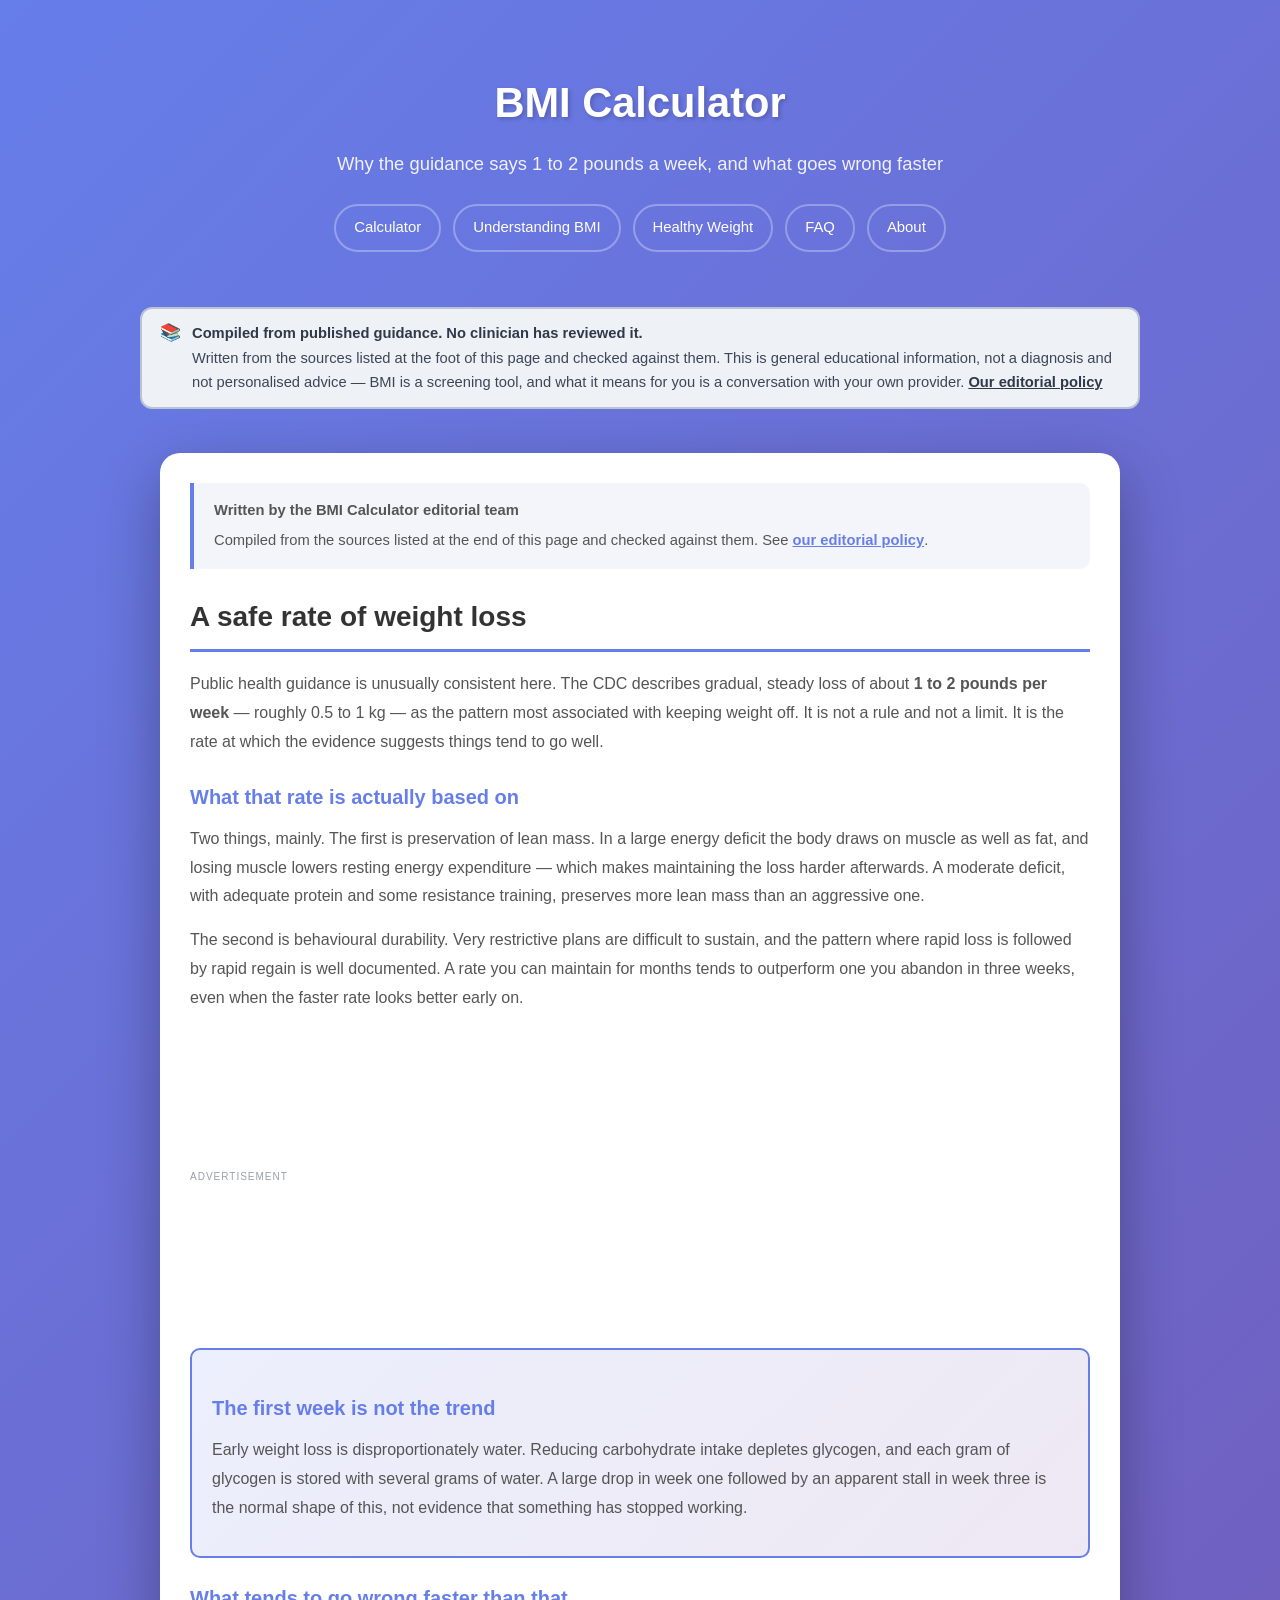
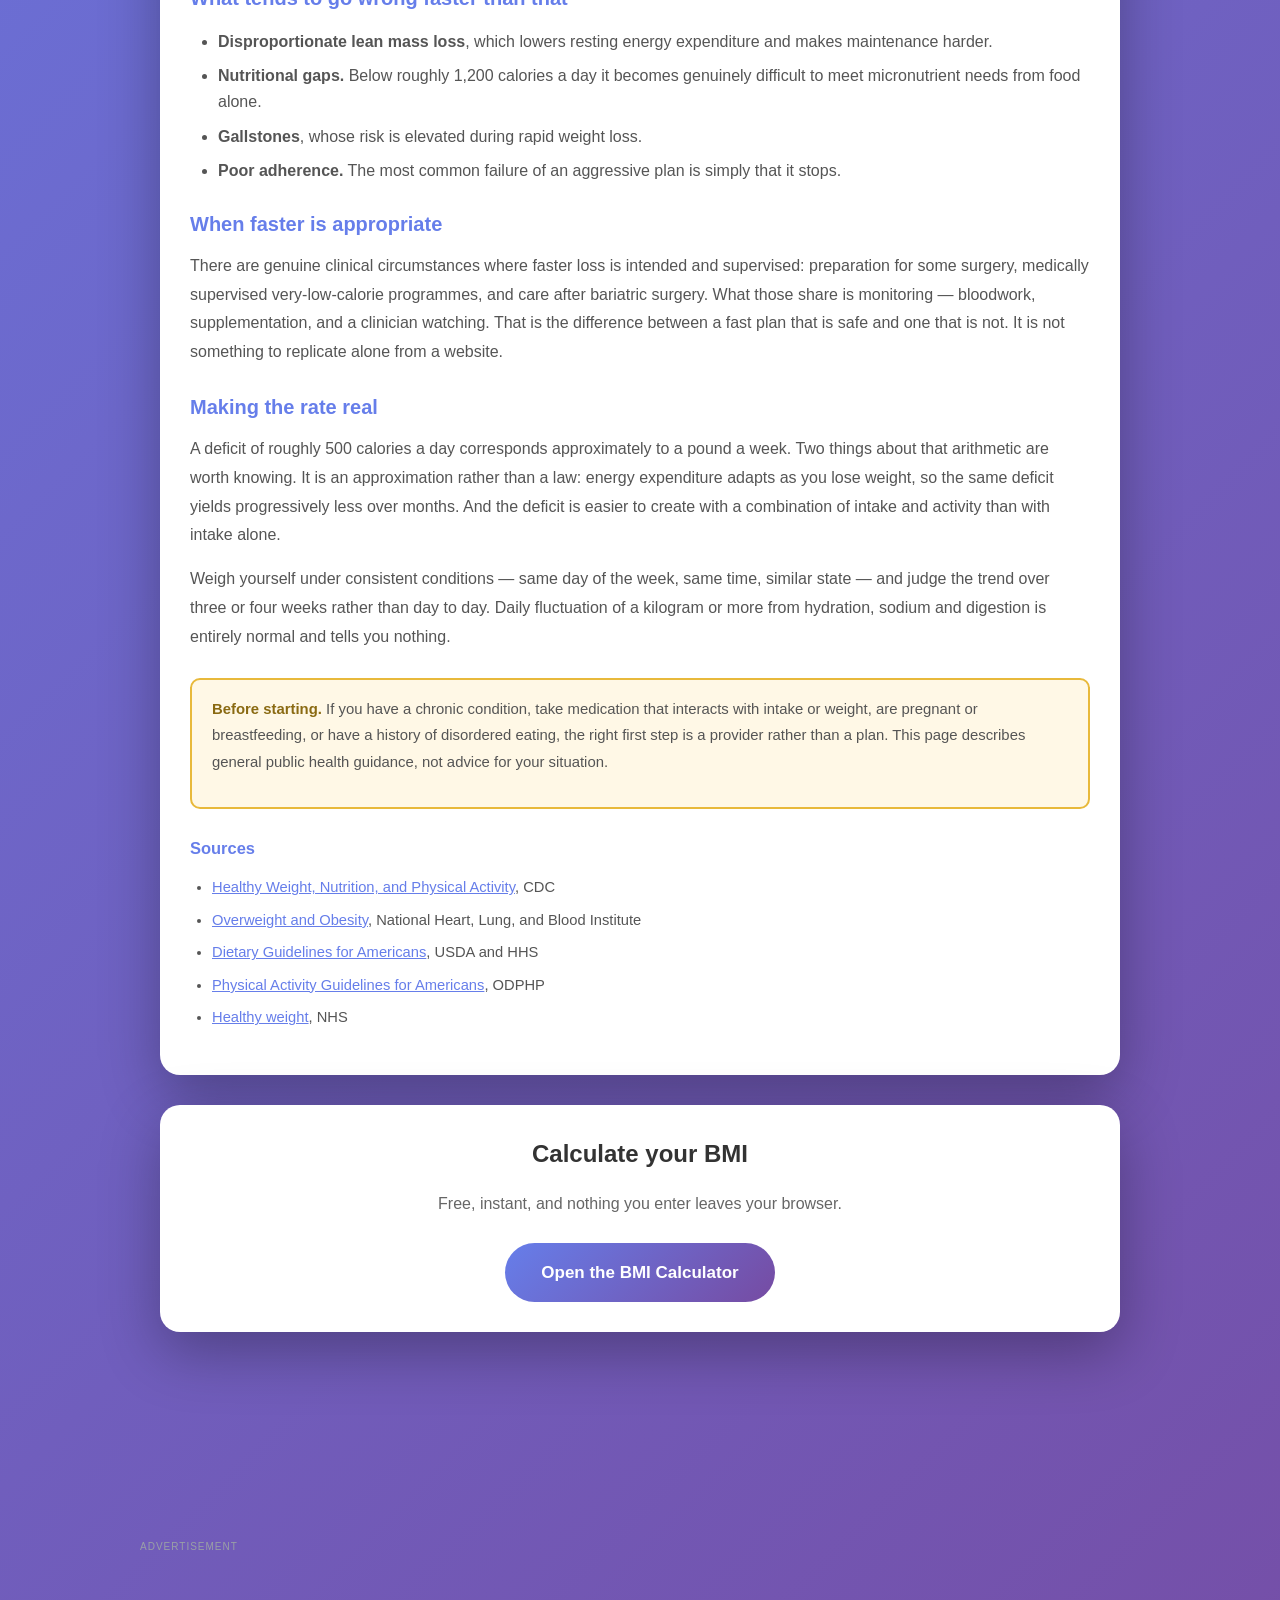
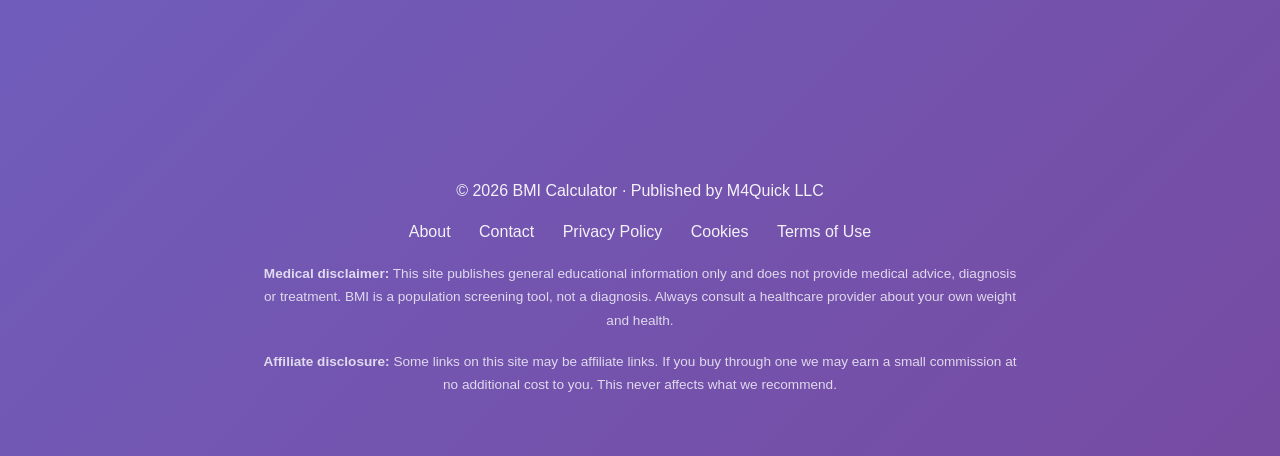
<file: safe-rate-of-weight-loss.html>
<!DOCTYPE html>
<html lang="en">
<head>
    <meta charset="UTF-8">
    <meta name="viewport" content="width=device-width, initial-scale=1.0">
    <meta name="description" content="Public health guidance converges on 1 to 2 pounds a week. What that rate is based on, why faster loss tends to fail, and when faster is appropriate under supervision.">
    <title>How Fast Is Safe to Lose Weight - BMI Calculator</title>
    <link rel="canonical" href="https://bmi-calculator-health.com/safe-rate-of-weight-loss">
    <link rel="stylesheet" href="/styles.css">
    <script async src="https://pagead2.googlesyndication.com/pagead/js/adsbygoogle.js?client=ca-pub-8510922003408038"
     crossorigin="anonymous"></script>
    <!-- Cloudflare Web Analytics -->
    <script defer src="https://static.cloudflareinsights.com/beacon.min.js" data-cf-beacon='{"token": "c211878706c244bcb4c6363c63fcd1e5"}'></script>
</head>
<body>
    <header>
        <div class="container">
            <h1><a href="/">BMI Calculator</a></h1>
            <p>Why the guidance says 1 to 2 pounds a week, and what goes wrong faster</p>
            <div class="nav-links">
                <a href="/">Calculator</a>
                <a href="/understanding-bmi">Understanding BMI</a>
                <a href="/healthy-weight">Healthy Weight</a>
                <a href="/faq">FAQ</a>
                <a href="/about">About</a>
            </div>
        </div>
    </header>

    <div class="review-banner sourced">
        <span class="rb-icon">&#128218;</span>
        <span><strong>Compiled from published guidance. No clinician has reviewed it.</strong>Written from the sources listed at the foot of this page and checked against them. This is general educational information, not a diagnosis and not personalised advice &mdash; BMI is a screening tool, and what it means for you is a conversation with your own provider. <a href="/about">Our editorial policy</a></span>
    </div>

    <div class="container">
        <div class="tool-box content-section">
            <div class="byline">
                <p><strong>Written by the BMI Calculator editorial team</strong></p>
                <p>Compiled from the sources listed at the end of this page and checked against them. See <a href="/about">our editorial policy</a>.</p>
            </div>

            <h2>A safe rate of weight loss</h2>

            <p>Public health guidance is unusually consistent here. The CDC describes gradual, steady loss of about <strong>1 to 2 pounds per week</strong> &mdash; roughly 0.5 to 1&nbsp;kg &mdash; as the pattern most associated with keeping weight off. It is not a rule and not a limit. It is the rate at which the evidence suggests things tend to go well.</p>

            <h3>What that rate is actually based on</h3>

            <p>Two things, mainly. The first is preservation of lean mass. In a large energy deficit the body draws on muscle as well as fat, and losing muscle lowers resting energy expenditure &mdash; which makes maintaining the loss harder afterwards. A moderate deficit, with adequate protein and some resistance training, preserves more lean mass than an aggressive one.</p>

            <p>The second is behavioural durability. Very restrictive plans are difficult to sustain, and the pattern where rapid loss is followed by rapid regain is well documented. A rate you can maintain for months tends to outperform one you abandon in three weeks, even when the faster rate looks better early on.</p>
            <div class="ad-slot">
                <span class="ad-label">Advertisement</span>
                <ins class="adsbygoogle"
                     style="display:block"
                     data-ad-client="ca-pub-8510922003408038"
                     data-ad-slot="3370583535"
                     data-ad-format="auto"
                     data-full-width-responsive="true"></ins>
                <script>(adsbygoogle = window.adsbygoogle || []).push({});</script>
            </div>


            <div class="tip-box">
                <h3>The first week is not the trend</h3>
                <p>Early weight loss is disproportionately water. Reducing carbohydrate intake depletes glycogen, and each gram of glycogen is stored with several grams of water. A large drop in week one followed by an apparent stall in week three is the normal shape of this, not evidence that something has stopped working.</p>
            </div>

            <h3>What tends to go wrong faster than that</h3>

            <ul>
                <li><strong>Disproportionate lean mass loss</strong>, which lowers resting energy expenditure and makes maintenance harder.</li>
                <li><strong>Nutritional gaps.</strong> Below roughly 1,200 calories a day it becomes genuinely difficult to meet micronutrient needs from food alone.</li>
                <li><strong>Gallstones</strong>, whose risk is elevated during rapid weight loss.</li>
                <li><strong>Poor adherence.</strong> The most common failure of an aggressive plan is simply that it stops.</li>
            </ul>

            <h3>When faster is appropriate</h3>

            <p>There are genuine clinical circumstances where faster loss is intended and supervised: preparation for some surgery, medically supervised very-low-calorie programmes, and care after bariatric surgery. What those share is monitoring &mdash; bloodwork, supplementation, and a clinician watching. That is the difference between a fast plan that is safe and one that is not. It is not something to replicate alone from a website.</p>

            <h3>Making the rate real</h3>

            <p>A deficit of roughly 500 calories a day corresponds approximately to a pound a week. Two things about that arithmetic are worth knowing. It is an approximation rather than a law: energy expenditure adapts as you lose weight, so the same deficit yields progressively less over months. And the deficit is easier to create with a combination of intake and activity than with intake alone.</p>

            <p>Weigh yourself under consistent conditions &mdash; same day of the week, same time, similar state &mdash; and judge the trend over three or four weeks rather than day to day. Daily fluctuation of a kilogram or more from hydration, sodium and digestion is entirely normal and tells you nothing.</p>

            <div class="med-disclaimer">
                <p><strong>Before starting.</strong> If you have a chronic condition, take medication that interacts with intake or weight, are pregnant or breastfeeding, or have a history of disordered eating, the right first step is a provider rather than a plan. This page describes general public health guidance, not advice for your situation.</p>
            </div>

            <div class="sources">
                <h3>Sources</h3>
                <ul>
                    <li><a href="https://www.cdc.gov/healthyweight" target="_blank" rel="noopener">Healthy Weight, Nutrition, and Physical Activity</a>, CDC</li>
                    <li><a href="https://www.nhlbi.nih.gov/health/overweight-and-obesity" target="_blank" rel="noopener">Overweight and Obesity</a>, National Heart, Lung, and Blood Institute</li>
                    <li><a href="https://www.dietaryguidelines.gov" target="_blank" rel="noopener">Dietary Guidelines for Americans</a>, USDA and HHS</li>
                    <li><a href="https://odphp.health.gov/our-work/nutrition-physical-activity/physical-activity-guidelines" target="_blank" rel="noopener">Physical Activity Guidelines for Americans</a>, ODPHP</li>
                    <li><a href="https://www.nhs.uk/live-well/healthy-weight" target="_blank" rel="noopener">Healthy weight</a>, NHS</li>
                </ul>
            </div>
        </div>

        <div class="tool-box" style="text-align:center;">
            <h2 style="margin-bottom:18px;">Calculate your BMI</h2>
            <p style="color:#666;margin-bottom:26px;max-width:600px;margin-left:auto;margin-right:auto;">Free, instant, and nothing you enter leaves your browser.</p>
            <a href="/" class="cta-button">Open the BMI Calculator</a>
        </div>
    </div>

    
            <div class="ad-slot">
                <span class="ad-label">Advertisement</span>
                <ins class="adsbygoogle"
                     style="display:block"
                     data-ad-client="ca-pub-8510922003408038"
                     data-ad-slot="3370583535"
                     data-ad-format="auto"
                     data-full-width-responsive="true"></ins>
                <script>(adsbygoogle = window.adsbygoogle || []).push({});</script>
            </div>
<footer>
        <div class="container">
            <p>&copy; 2026 BMI Calculator &middot; Published by M4Quick LLC</p>
            <p style="margin-top:15px;">
                <a href="/about">About</a>
                <a href="/contact">Contact</a>
                <a href="/privacy">Privacy Policy</a>
                <a href="/cookies">Cookies</a>
                <a href="/terms">Terms of Use</a>
            </p>
            <p class="legal"><strong>Medical disclaimer:</strong> This site publishes general educational information only and does not provide medical advice, diagnosis or treatment. BMI is a population screening tool, not a diagnosis. Always consult a healthcare provider about your own weight and health.</p>
            <p class="legal"><strong>Affiliate disclosure:</strong> Some links on this site may be affiliate links. If you buy through one we may earn a small commission at no additional cost to you. This never affects what we recommend.</p>
        </div>
    </footer>
</body>
</html>
</file>
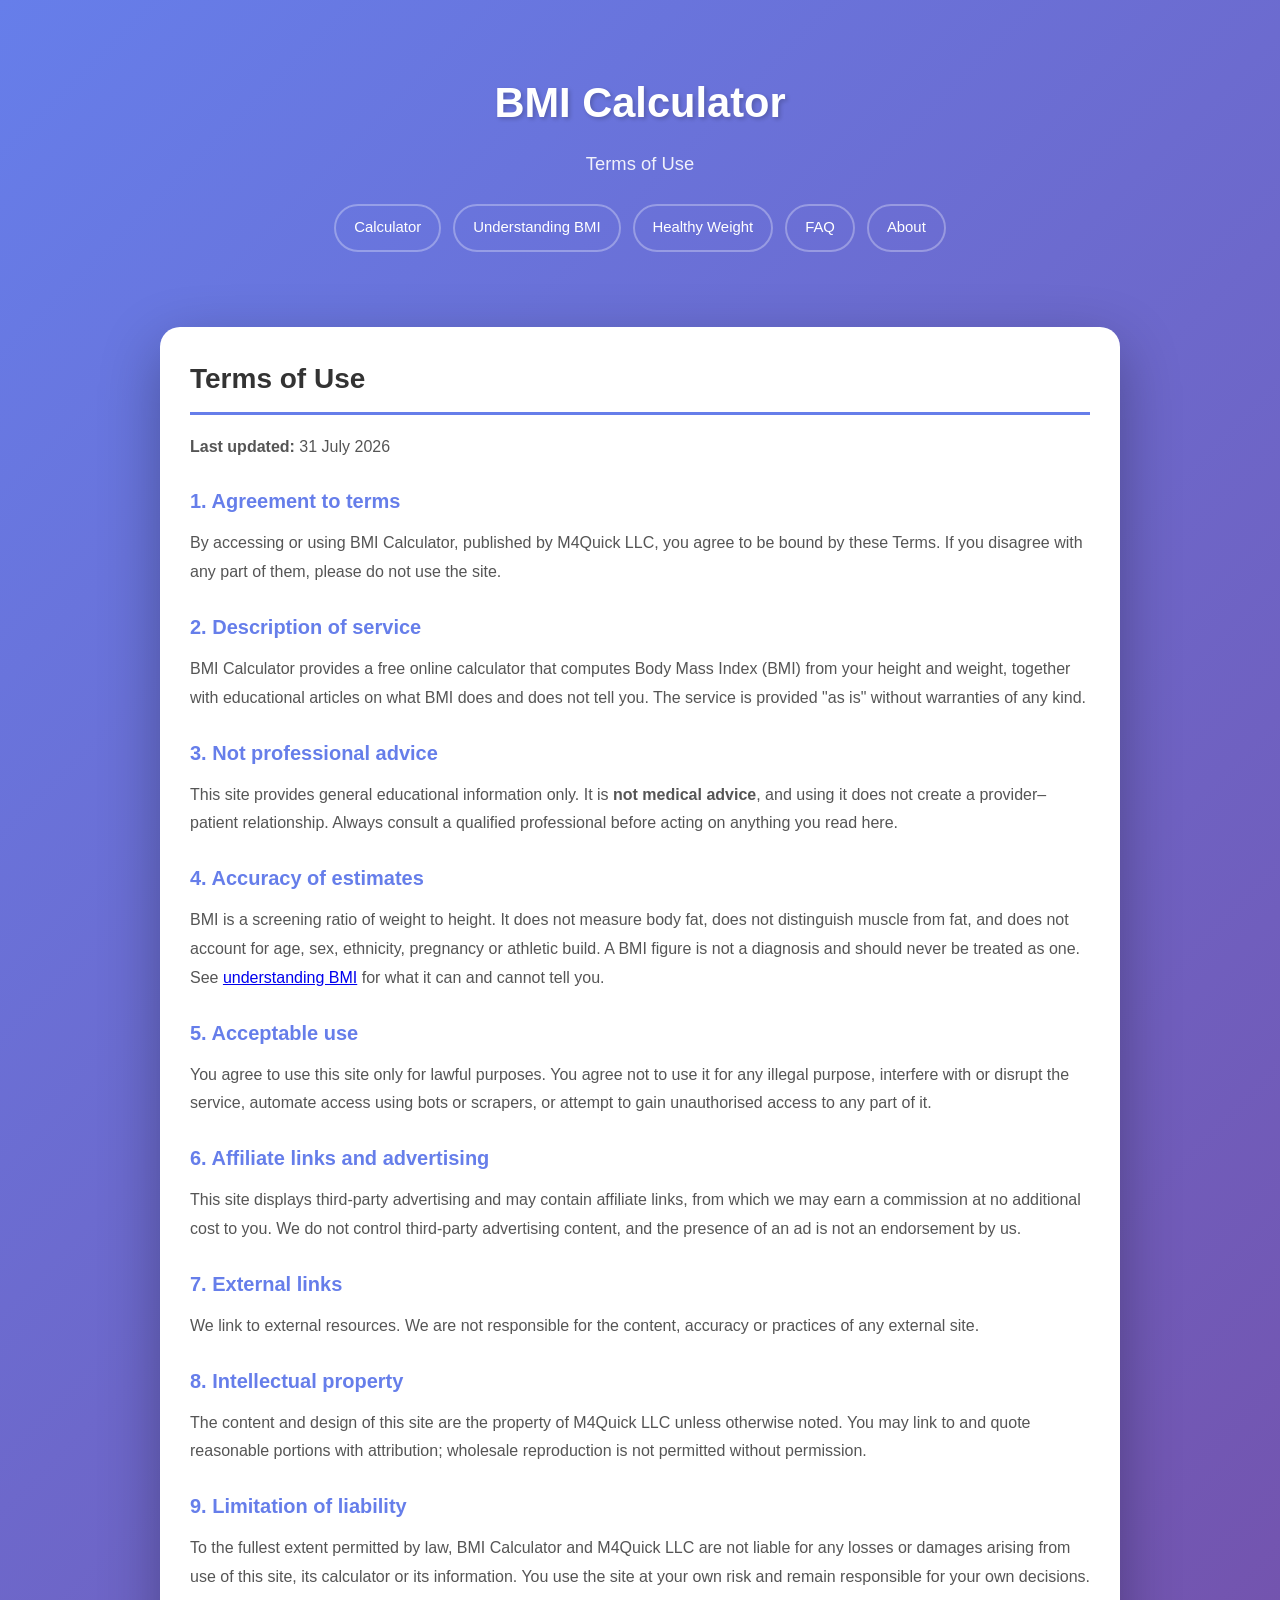
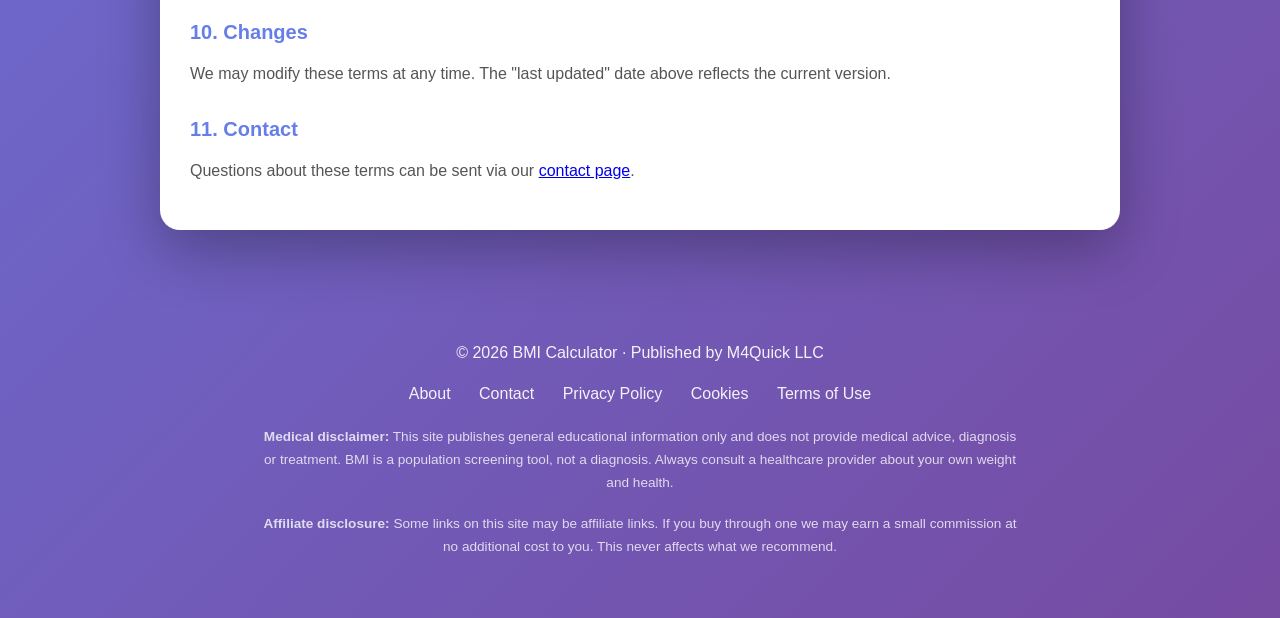
<file: terms.html>
<!DOCTYPE html>
<html lang="en">
<head>
    <meta charset="UTF-8">
    <meta name="viewport" content="width=device-width, initial-scale=1.0">
    <meta name="description" content="BMI Calculator terms of use — acceptable use, accuracy of estimates, disclaimers and limitation of liability.">
    <title>Terms of Use - BMI Calculator</title>
    <link rel="canonical" href="https://bmi-calculator-health.com/terms">
    <link rel="stylesheet" href="/styles.css">
    <script async src="https://pagead2.googlesyndication.com/pagead/js/adsbygoogle.js?client=ca-pub-8510922003408038"
     crossorigin="anonymous"></script>
    <!-- Cloudflare Web Analytics -->
    <script defer src="https://static.cloudflareinsights.com/beacon.min.js" data-cf-beacon='{"token": "c211878706c244bcb4c6363c63fcd1e5"}'></script>
</head>
<body>
    <header>
        <div class="container">
            <h1><a href="/">BMI Calculator</a></h1>
            <p>Terms of Use</p>
            <div class="nav-links">
                <a href="/">Calculator</a>
                <a href="/understanding-bmi">Understanding BMI</a>
                <a href="/healthy-weight">Healthy Weight</a>
                <a href="/faq">FAQ</a>
                <a href="/about">About</a>
            </div>
        </div>
    </header>

    <div class="container">
        <div class="tool-box content-section">
            <h2>Terms of Use</h2>
            <p><strong>Last updated:</strong> 31 July 2026</p>

            <h3>1. Agreement to terms</h3>
            <p>By accessing or using BMI Calculator, published by M4Quick LLC, you agree to be bound by these Terms. If you disagree with any part of them, please do not use the site.</p>

            <h3>2. Description of service</h3>
            <p>BMI Calculator provides a free online calculator that computes Body Mass Index (BMI) from your height and weight, together with educational articles on what BMI does and does not tell you. The service is provided "as is" without warranties of any kind.</p>

            <h3>3. Not professional advice</h3>
            <p>This site provides general educational information only. It is <strong>not medical advice</strong>, and using it does not create a provider&ndash;patient relationship. Always consult a qualified professional before acting on anything you read here.</p>

            <h3>4. Accuracy of estimates</h3>
            <p>BMI is a screening ratio of weight to height. It does not measure body fat, does not distinguish muscle from fat, and does not account for age, sex, ethnicity, pregnancy or athletic build. A BMI figure is not a diagnosis and should never be treated as one. See <a href="/understanding-bmi">understanding BMI</a> for what it can and cannot tell you.</p>

            <h3>5. Acceptable use</h3>
            <p>You agree to use this site only for lawful purposes. You agree not to use it for any illegal purpose, interfere with or disrupt the service, automate access using bots or scrapers, or attempt to gain unauthorised access to any part of it.</p>

            <h3>6. Affiliate links and advertising</h3>
            <p>This site displays third-party advertising and may contain affiliate links, from which we may earn a commission at no additional cost to you. We do not control third-party advertising content, and the presence of an ad is not an endorsement by us.</p>

            <h3>7. External links</h3>
            <p>We link to external resources. We are not responsible for the content, accuracy or practices of any external site.</p>

            <h3>8. Intellectual property</h3>
            <p>The content and design of this site are the property of M4Quick LLC unless otherwise noted. You may link to and quote reasonable portions with attribution; wholesale reproduction is not permitted without permission.</p>

            <h3>9. Limitation of liability</h3>
            <p>To the fullest extent permitted by law, BMI Calculator and M4Quick LLC are not liable for any losses or damages arising from use of this site, its calculator or its information. You use the site at your own risk and remain responsible for your own decisions.</p>

            <h3>10. Changes</h3>
            <p>We may modify these terms at any time. The "last updated" date above reflects the current version.</p>

            <h3>11. Contact</h3>
            <p>Questions about these terms can be sent via our <a href="/contact">contact page</a>.</p>
        </div>
    </div>

    <footer>
        <div class="container">
            <p>&copy; 2026 BMI Calculator &middot; Published by M4Quick LLC</p>
            <p style="margin-top:15px;">
                <a href="/about">About</a>
                <a href="/contact">Contact</a>
                <a href="/privacy">Privacy Policy</a>
                <a href="/cookies">Cookies</a>
                <a href="/terms">Terms of Use</a>
            </p>
            <p class="legal"><strong>Medical disclaimer:</strong> This site publishes general educational information only and does not provide medical advice, diagnosis or treatment. BMI is a population screening tool, not a diagnosis. Always consult a healthcare provider about your own weight and health.</p>
            <p class="legal"><strong>Affiliate disclosure:</strong> Some links on this site may be affiliate links. If you buy through one we may earn a small commission at no additional cost to you. This never affects what we recommend.</p>
        </div>
    </footer>
</body>
</html>
</file>
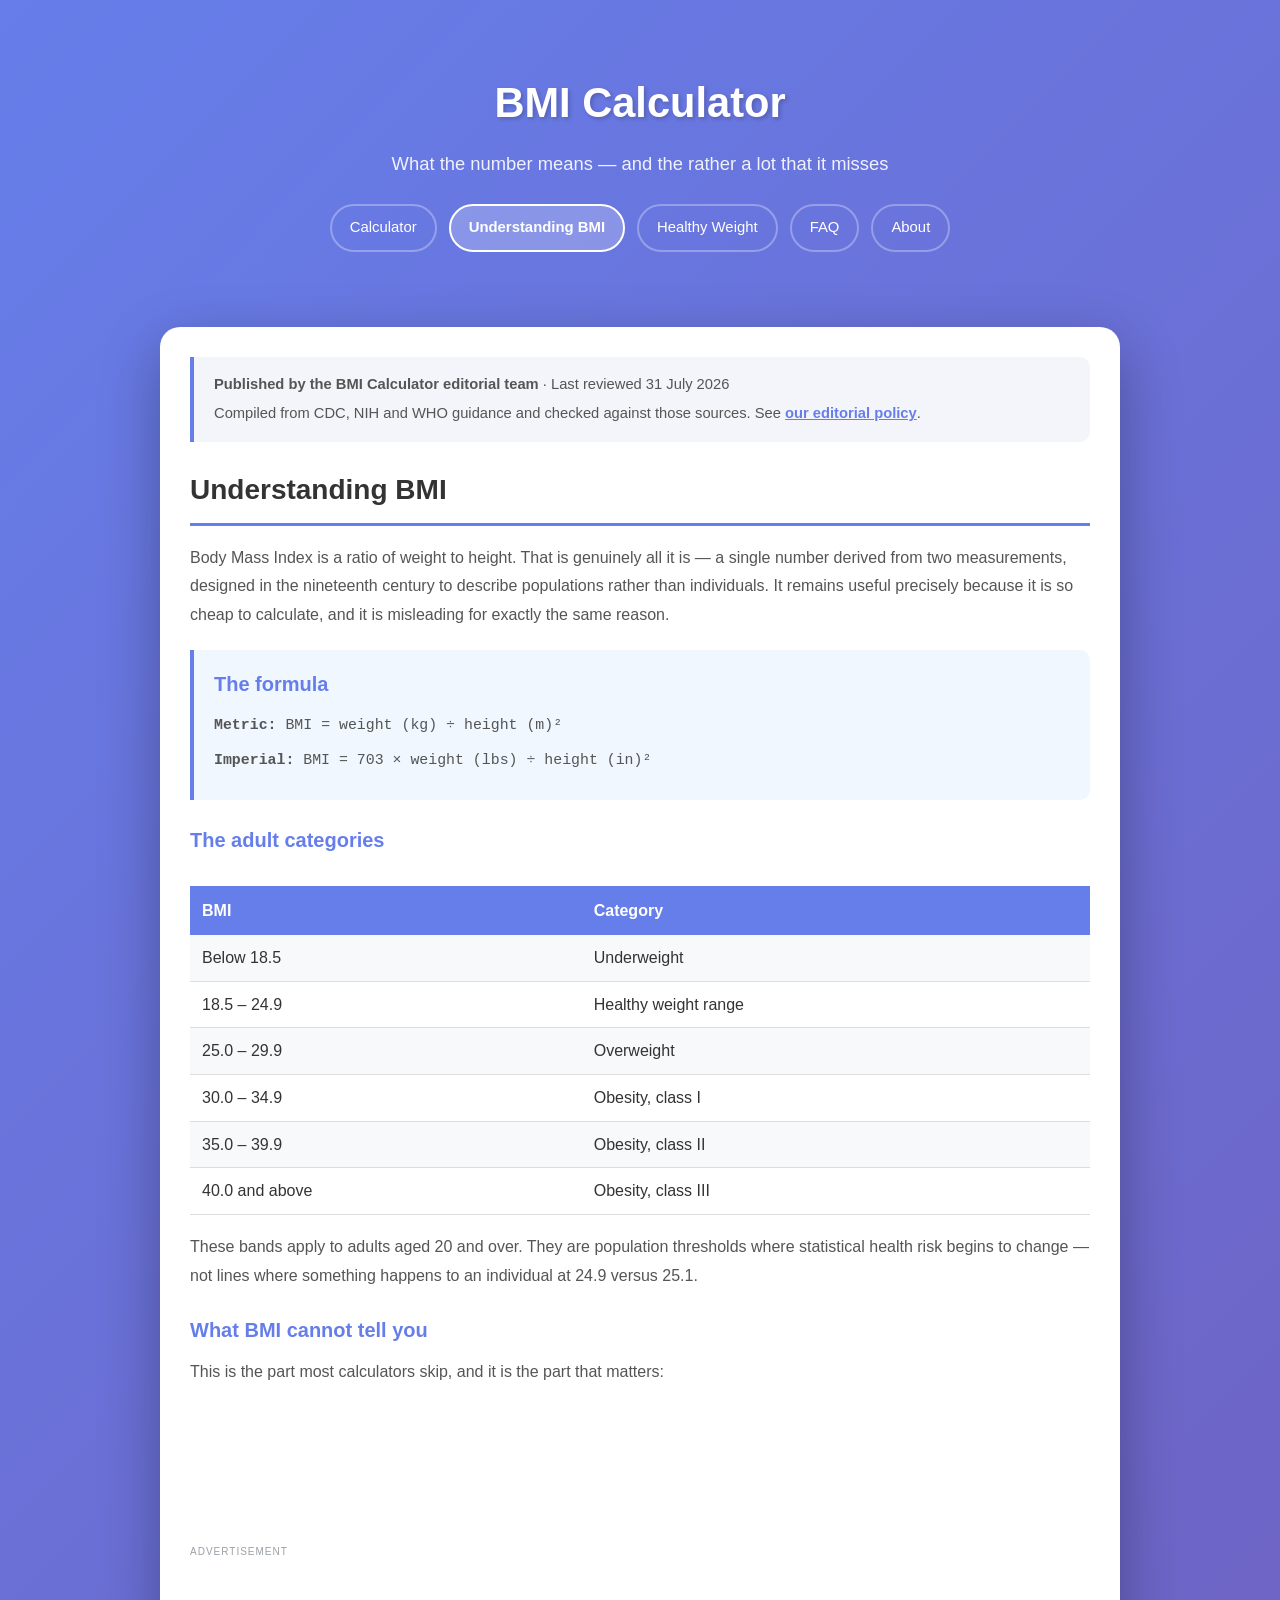
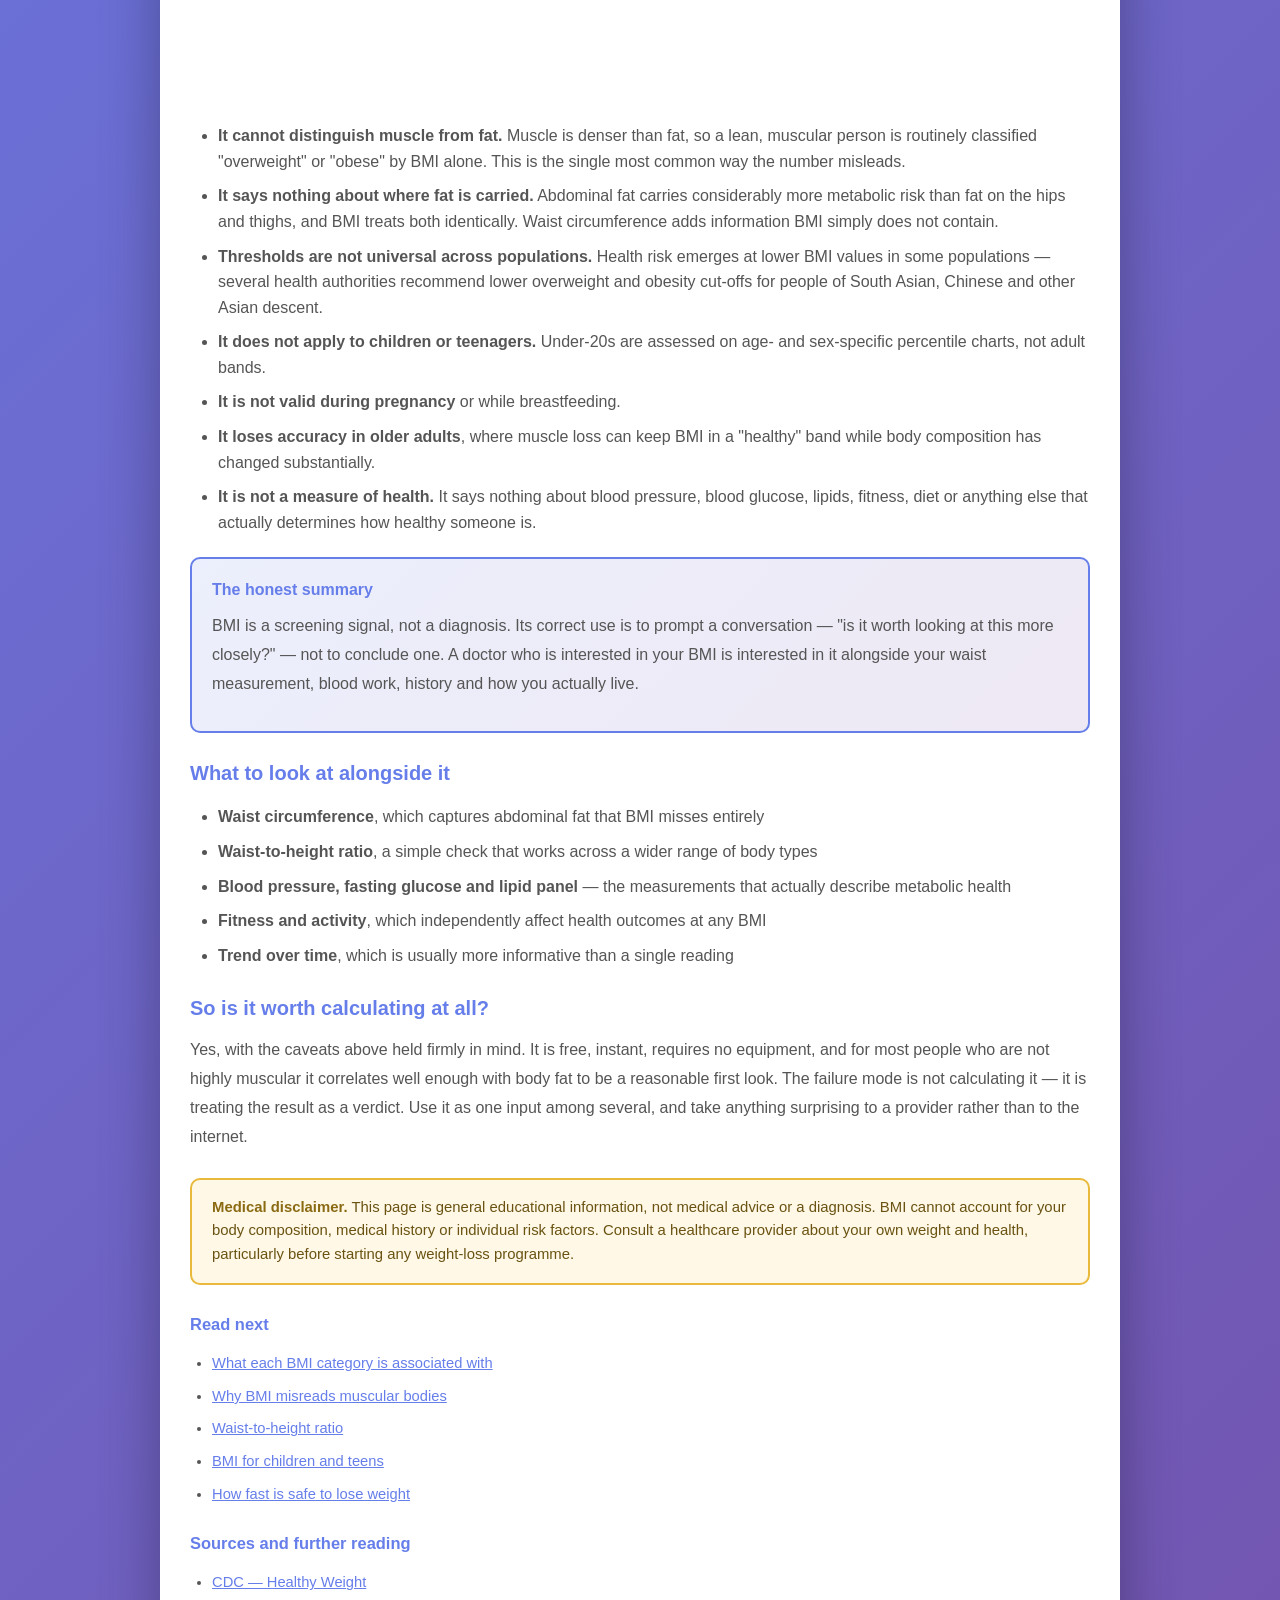
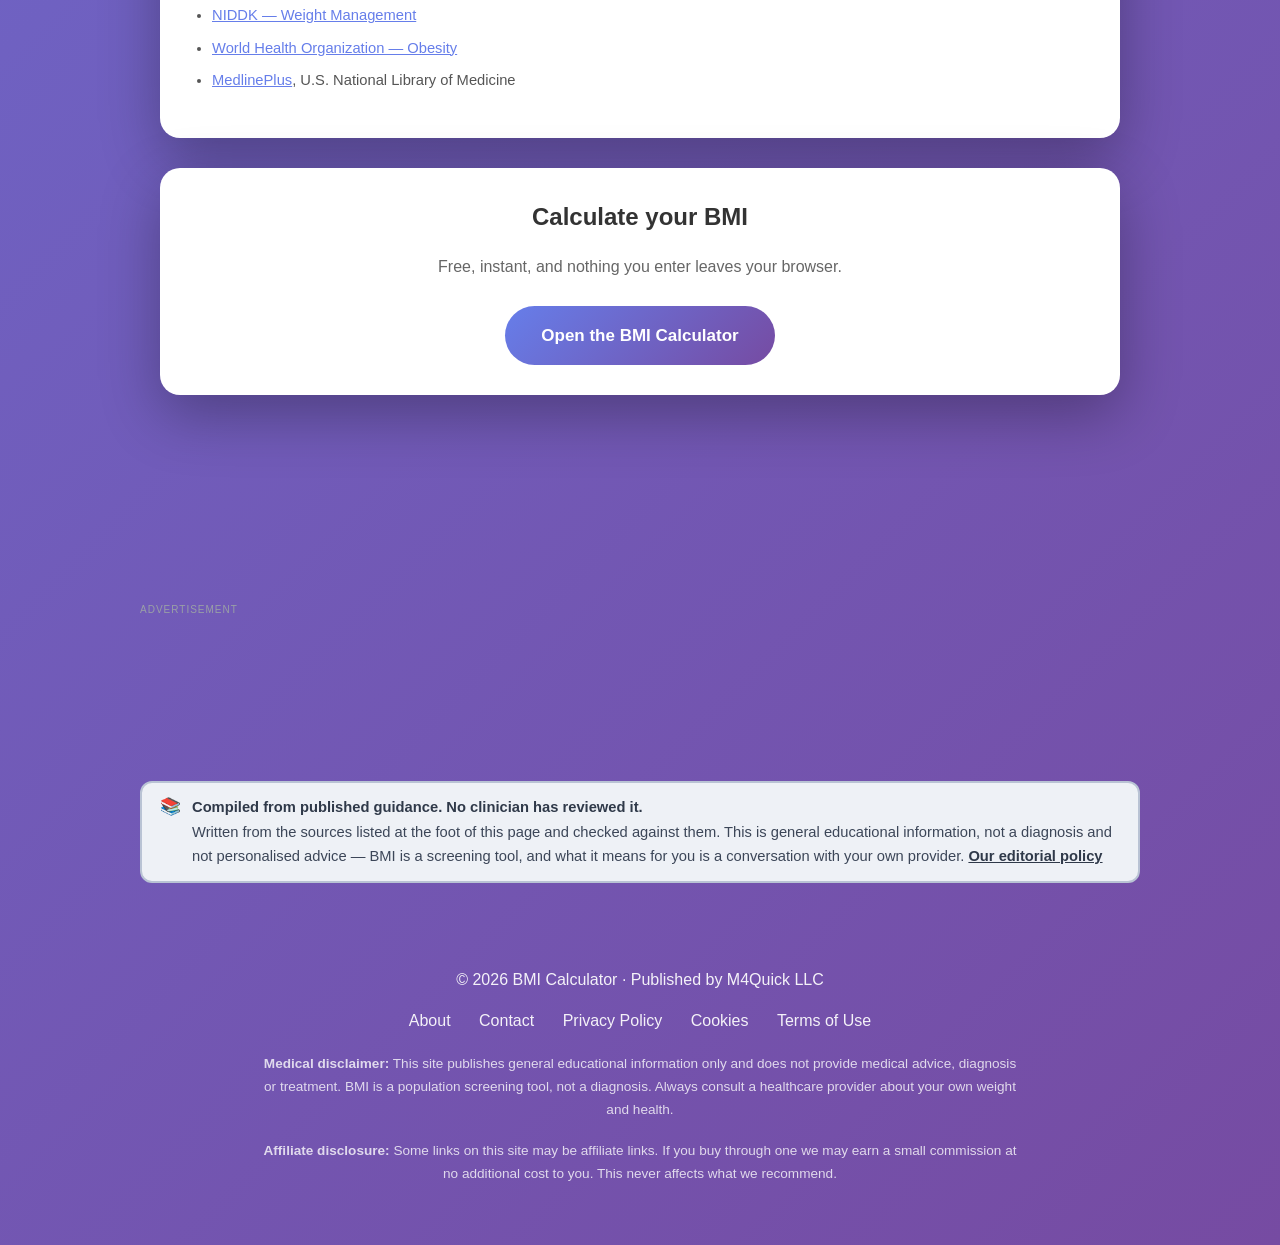
<file: understanding-bmi.html>
<!DOCTYPE html>
<html lang="en">
<head>
    <meta charset="UTF-8">
    <meta name="viewport" content="width=device-width, initial-scale=1.0">
    <meta name="description" content="What BMI actually measures — the formula, the adult categories, and the substantial limitations that mean a BMI number is a screening signal rather than a diagnosis.">
    <title>Understanding BMI — What It Measures and What It Misses - BMI Calculator</title>
    <link rel="canonical" href="https://bmi-calculator-health.com/understanding-bmi">
    <link rel="stylesheet" href="/styles.css">
    <script async src="https://pagead2.googlesyndication.com/pagead/js/adsbygoogle.js?client=ca-pub-8510922003408038"
     crossorigin="anonymous"></script>
    <!-- Cloudflare Web Analytics -->
    <script defer src="https://static.cloudflareinsights.com/beacon.min.js" data-cf-beacon='{"token": "c211878706c244bcb4c6363c63fcd1e5"}'></script>
</head>
<body>
    <header>
        <div class="container">
            <h1><a href="/">BMI Calculator</a></h1>
            <p>What the number means — and the rather a lot that it misses</p>
            <div class="nav-links">
                <a href="/">Calculator</a>
                <a href="/understanding-bmi" class="here">Understanding BMI</a>
                <a href="/healthy-weight">Healthy Weight</a>
                <a href="/faq">FAQ</a>
                <a href="/about">About</a>
            </div>
        </div>
    </header>


    <div class="container">
        <div class="tool-box content-section">
            <div class="byline">
                <p><strong>Published by the BMI Calculator editorial team</strong> · Last reviewed 31 July 2026</p>
                <p>Compiled from CDC, NIH and WHO guidance and checked against those sources. See <a href="/about">our editorial policy</a>.</p>
            </div>

            <h2>Understanding BMI</h2>

            <p>Body Mass Index is a ratio of weight to height. That is genuinely all it is — a single number derived from two measurements, designed in the nineteenth century to describe populations rather than individuals. It remains useful precisely because it is so cheap to calculate, and it is misleading for exactly the same reason.</p>

            <div class="formula-box">
                <h3>The formula</h3>
                <p><strong>Metric:</strong> BMI = weight&nbsp;(kg) ÷ height&nbsp;(m)²</p>
                <p><strong>Imperial:</strong> BMI = 703 × weight&nbsp;(lbs) ÷ height&nbsp;(in)²</p>
            </div>

            <h3>The adult categories</h3>
            <div class="table-scroll">
            <table class="data-table">
                <tr><th>BMI</th><th>Category</th></tr>
                <tr><td>Below 18.5</td><td>Underweight</td></tr>
                <tr><td>18.5 – 24.9</td><td>Healthy weight range</td></tr>
                <tr><td>25.0 – 29.9</td><td>Overweight</td></tr>
                <tr><td>30.0 – 34.9</td><td>Obesity, class I</td></tr>
                <tr><td>35.0 – 39.9</td><td>Obesity, class II</td></tr>
                <tr><td>40.0 and above</td><td>Obesity, class III</td></tr>
            </table>
            </div>
            <p>These bands apply to adults aged 20 and over. They are population thresholds where statistical health risk begins to change — not lines where something happens to an individual at 24.9 versus 25.1.</p>

            <h3>What BMI cannot tell you</h3>
            <p>This is the part most calculators skip, and it is the part that matters:</p>
            <div class="ad-slot">
                <span class="ad-label">Advertisement</span>
                <ins class="adsbygoogle"
                     style="display:block"
                     data-ad-client="ca-pub-8510922003408038"
                     data-ad-slot="3370583535"
                     data-ad-format="auto"
                     data-full-width-responsive="true"></ins>
                <script>(adsbygoogle = window.adsbygoogle || []).push({});</script>
            </div>

            <ul>
                <li><strong>It cannot distinguish muscle from fat.</strong> Muscle is denser than fat, so a lean, muscular person is routinely classified "overweight" or "obese" by BMI alone. This is the single most common way the number misleads.</li>
                <li><strong>It says nothing about where fat is carried.</strong> Abdominal fat carries considerably more metabolic risk than fat on the hips and thighs, and BMI treats both identically. Waist circumference adds information BMI simply does not contain.</li>
                <li><strong>Thresholds are not universal across populations.</strong> Health risk emerges at lower BMI values in some populations — several health authorities recommend lower overweight and obesity cut-offs for people of South Asian, Chinese and other Asian descent.</li>
                <li><strong>It does not apply to children or teenagers.</strong> Under-20s are assessed on age- and sex-specific percentile charts, not adult bands.</li>
                <li><strong>It is not valid during pregnancy</strong> or while breastfeeding.</li>
                <li><strong>It loses accuracy in older adults</strong>, where muscle loss can keep BMI in a "healthy" band while body composition has changed substantially.</li>
                <li><strong>It is not a measure of health.</strong> It says nothing about blood pressure, blood glucose, lipids, fitness, diet or anything else that actually determines how healthy someone is.</li>
            </ul>

            <div class="tip-box">
                <h4>The honest summary</h4>
                <p>BMI is a screening signal, not a diagnosis. Its correct use is to prompt a conversation — "is it worth looking at this more closely?" — not to conclude one. A doctor who is interested in your BMI is interested in it alongside your waist measurement, blood work, history and how you actually live.</p>
            </div>

            <h3>What to look at alongside it</h3>
            <ul>
                <li><strong>Waist circumference</strong>, which captures abdominal fat that BMI misses entirely</li>
                <li><strong>Waist-to-height ratio</strong>, a simple check that works across a wider range of body types</li>
                <li><strong>Blood pressure, fasting glucose and lipid panel</strong> — the measurements that actually describe metabolic health</li>
                <li><strong>Fitness and activity</strong>, which independently affect health outcomes at any BMI</li>
                <li><strong>Trend over time</strong>, which is usually more informative than a single reading</li>
            </ul>

            <h3>So is it worth calculating at all?</h3>
            <p>Yes, with the caveats above held firmly in mind. It is free, instant, requires no equipment, and for most people who are not highly muscular it correlates well enough with body fat to be a reasonable first look. The failure mode is not calculating it — it is treating the result as a verdict. Use it as one input among several, and take anything surprising to a provider rather than to the internet.</p>

            <div class="med-disclaimer">
                <strong>Medical disclaimer.</strong> This page is general educational information, not medical advice or a diagnosis. BMI cannot account for your body composition, medical history or individual risk factors. Consult a healthcare provider about your own weight and health, particularly before starting any weight-loss programme.
            </div>


            <div class="sources read-next">
                <h3>Read next</h3>
                <ul>
                    <li><a href="/bmi-categories-and-health-risk">What each BMI category is associated with</a></li>
                    <li><a href="/bmi-and-muscle-athletes">Why BMI misreads muscular bodies</a></li>
                    <li><a href="/waist-to-height-ratio">Waist-to-height ratio</a></li>
                    <li><a href="/bmi-for-children-and-teens">BMI for children and teens</a></li>
                    <li><a href="/safe-rate-of-weight-loss">How fast is safe to lose weight</a></li>
                </ul>
            </div>
            <div class="sources">
                <h3>Sources and further reading</h3>
                <ul>
                    <li><a href="https://www.cdc.gov/healthy-weight-growth" target="_blank" rel="noopener">CDC — Healthy Weight</a></li>
                    <li><a href="https://www.niddk.nih.gov" target="_blank" rel="noopener">NIDDK — Weight Management</a></li>
                    <li><a href="https://www.who.int/health-topics/obesity" target="_blank" rel="noopener">World Health Organization — Obesity</a></li>
                    <li><a href="https://medlineplus.gov" target="_blank" rel="noopener">MedlinePlus</a>, U.S. National Library of Medicine</li>
                </ul>
            </div>
        </div>

        <div class="tool-box" style="text-align:center;">
            <h2 style="margin-bottom:18px;">Calculate your BMI</h2>
            <p style="color:#666;margin-bottom:26px;max-width:600px;margin-left:auto;margin-right:auto;">Free, instant, and nothing you enter leaves your browser.</p>
            <a href="/" class="cta-button">Open the BMI Calculator</a>
        </div>
    </div>

    
            <div class="ad-slot">
                <span class="ad-label">Advertisement</span>
                <ins class="adsbygoogle"
                     style="display:block"
                     data-ad-client="ca-pub-8510922003408038"
                     data-ad-slot="3370583535"
                     data-ad-format="auto"
                     data-full-width-responsive="true"></ins>
                <script>(adsbygoogle = window.adsbygoogle || []).push({});</script>
            </div>
    <div class="review-banner sourced">
        <span class="rb-icon">&#128218;</span>
        <span><strong>Compiled from published guidance. No clinician has reviewed it.</strong>Written from the sources listed at the foot of this page and checked against them. This is general educational information, not a diagnosis and not personalised advice &mdash; BMI is a screening tool, and what it means for you is a conversation with your own provider. <a href="/about">Our editorial policy</a></span>
    </div>

    <footer>
        <div class="container">
            <p>&copy; 2026 BMI Calculator &middot; Published by M4Quick LLC</p>
            <p style="margin-top:15px;">
                <a href="/about">About</a>
                <a href="/contact">Contact</a>
                <a href="/privacy">Privacy Policy</a>
                <a href="/cookies">Cookies</a>
                <a href="/terms">Terms of Use</a>
            </p>
            <p class="legal"><strong>Medical disclaimer:</strong> This site publishes general educational information only and does not provide medical advice, diagnosis or treatment. BMI is a population screening tool, not a diagnosis. Always consult a healthcare provider about your own weight and health.</p>
            <p class="legal"><strong>Affiliate disclosure:</strong> Some links on this site may be affiliate links. If you buy through one we may earn a small commission at no additional cost to you. This never affects what we recommend.</p>
        </div>
    </footer>
</body>
</html>
</file>
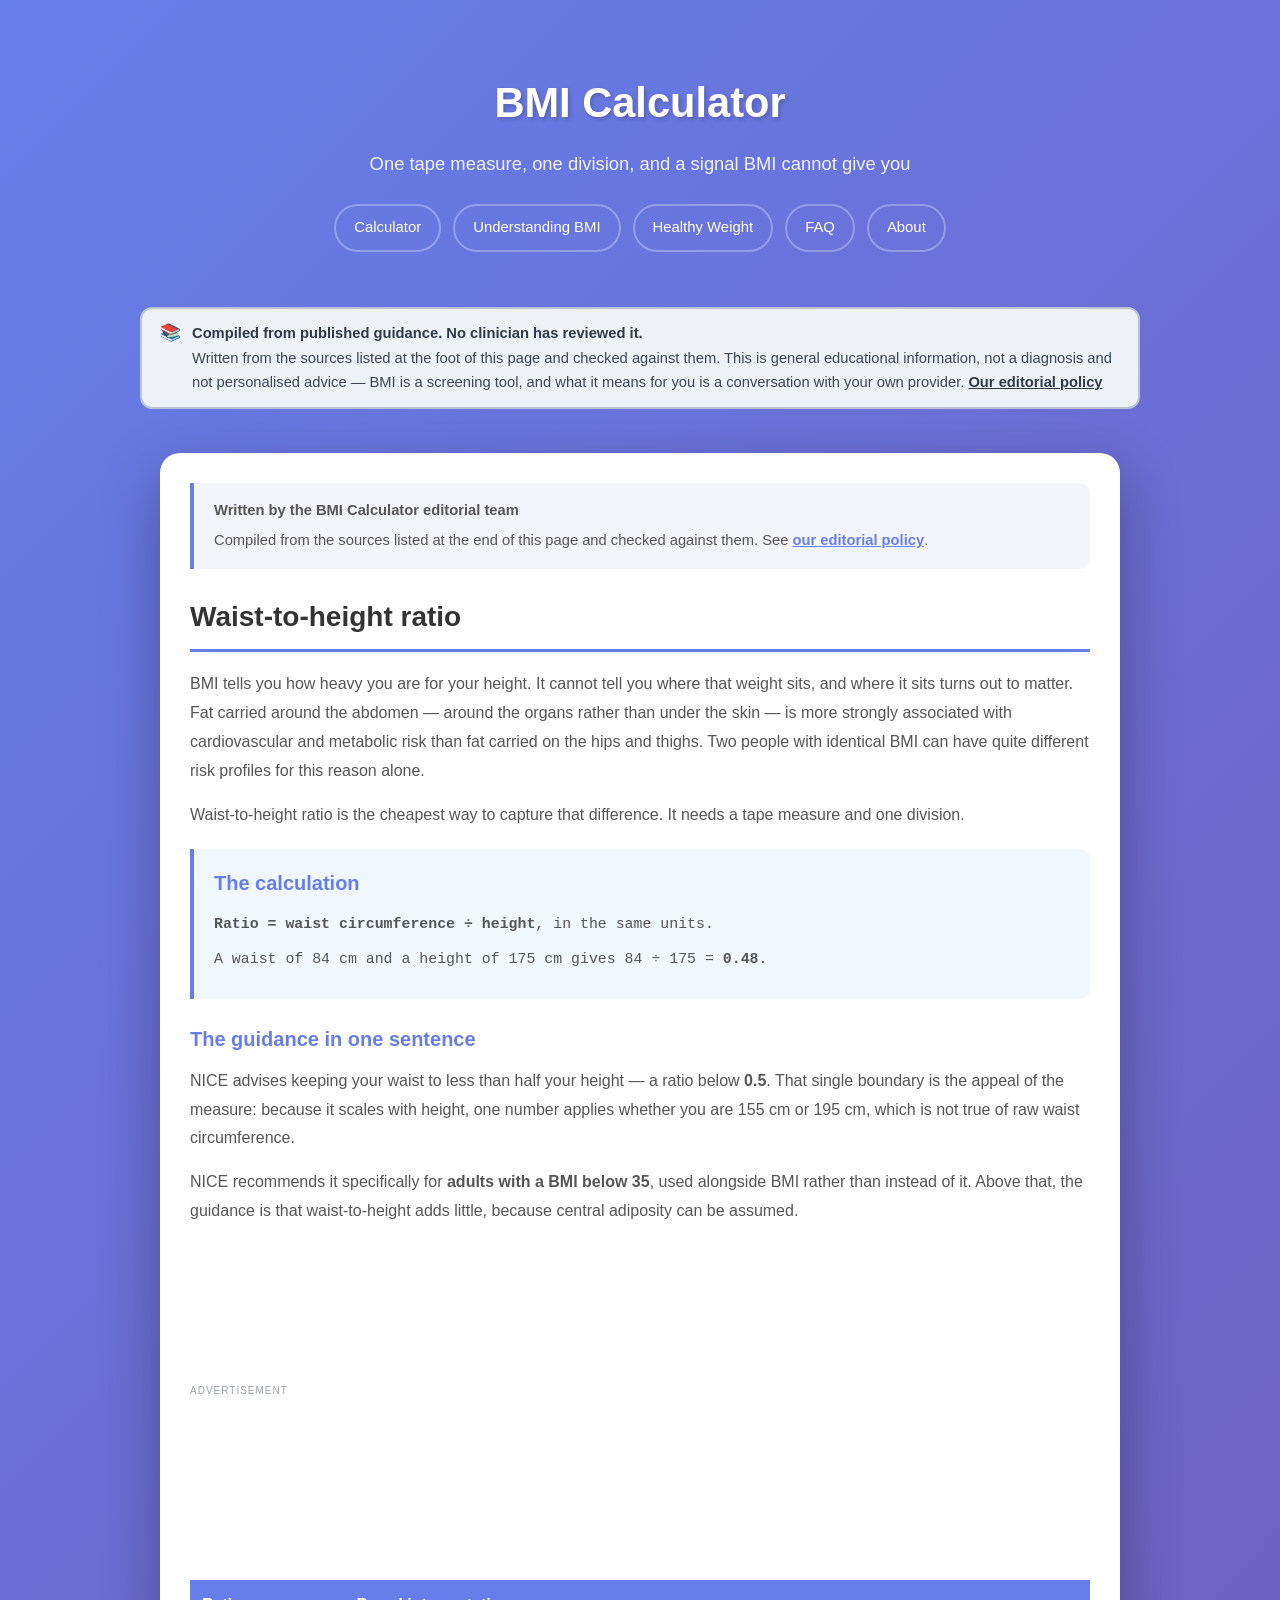
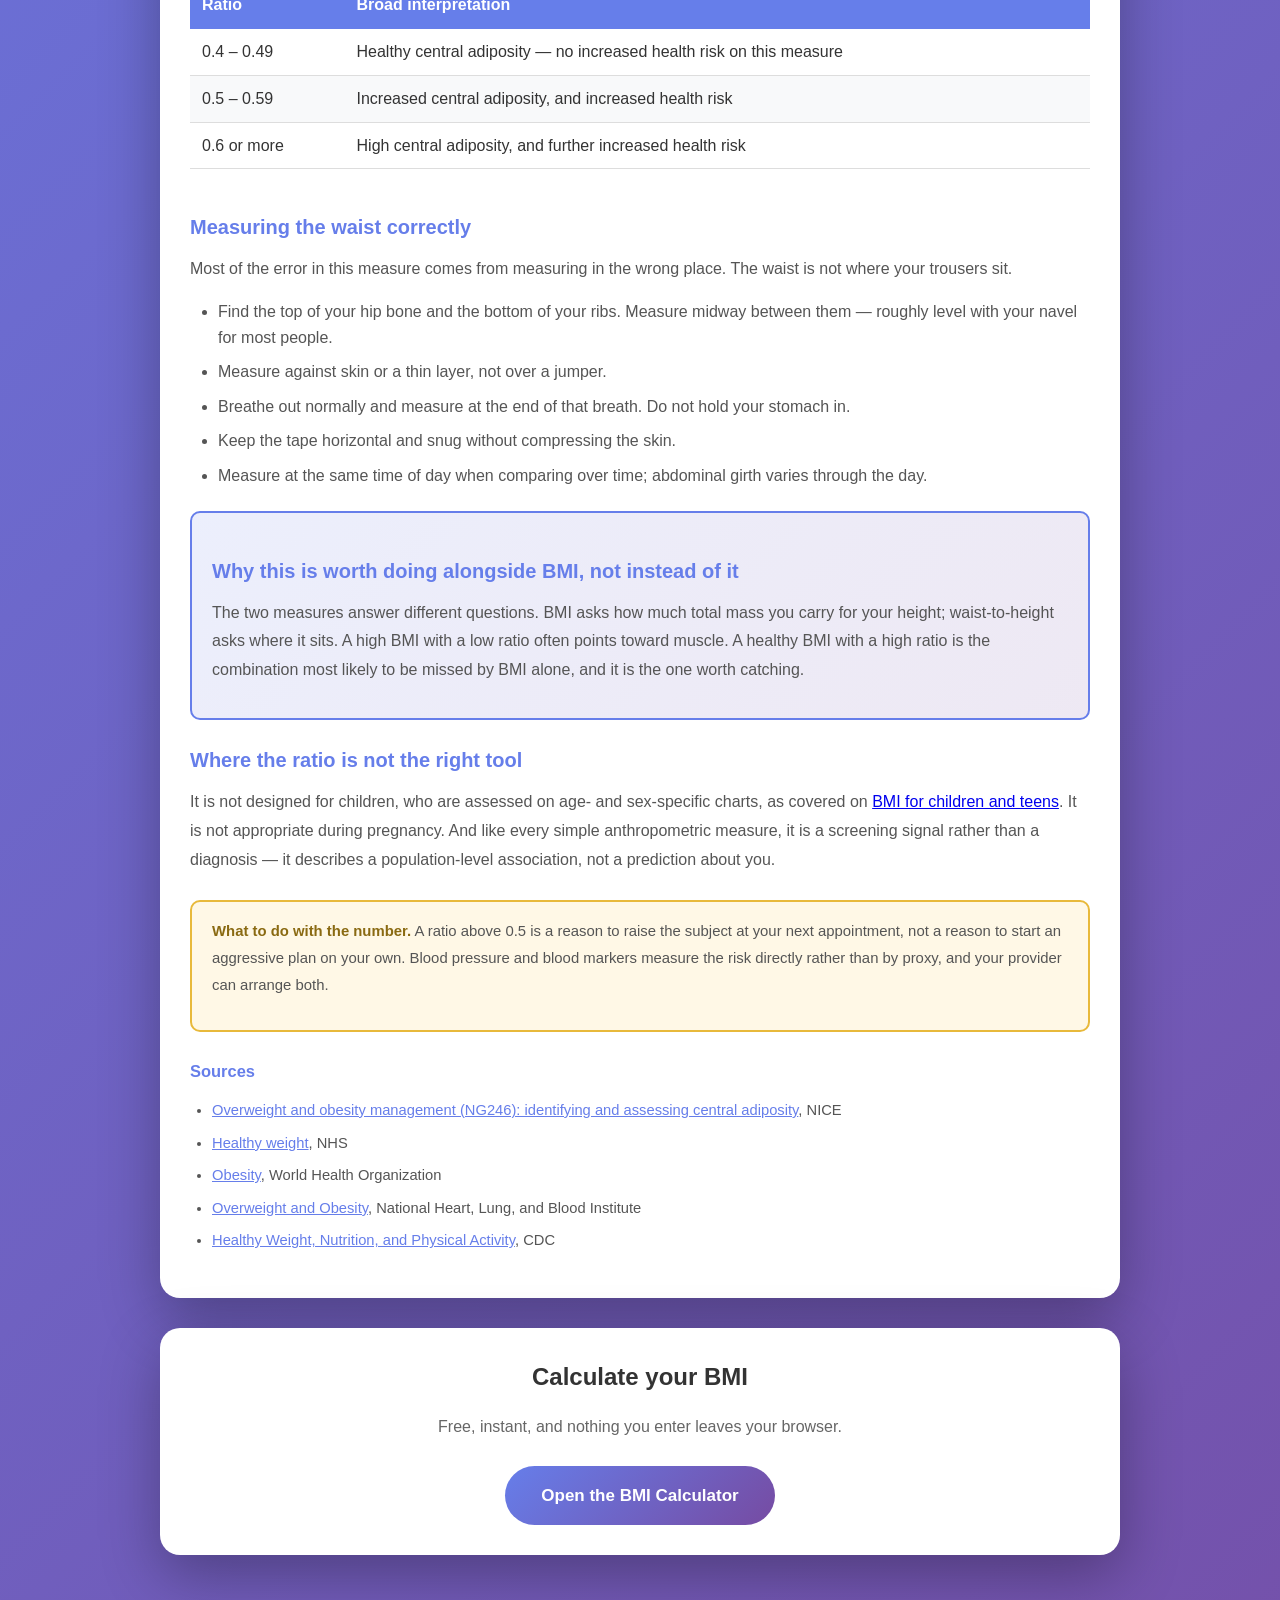
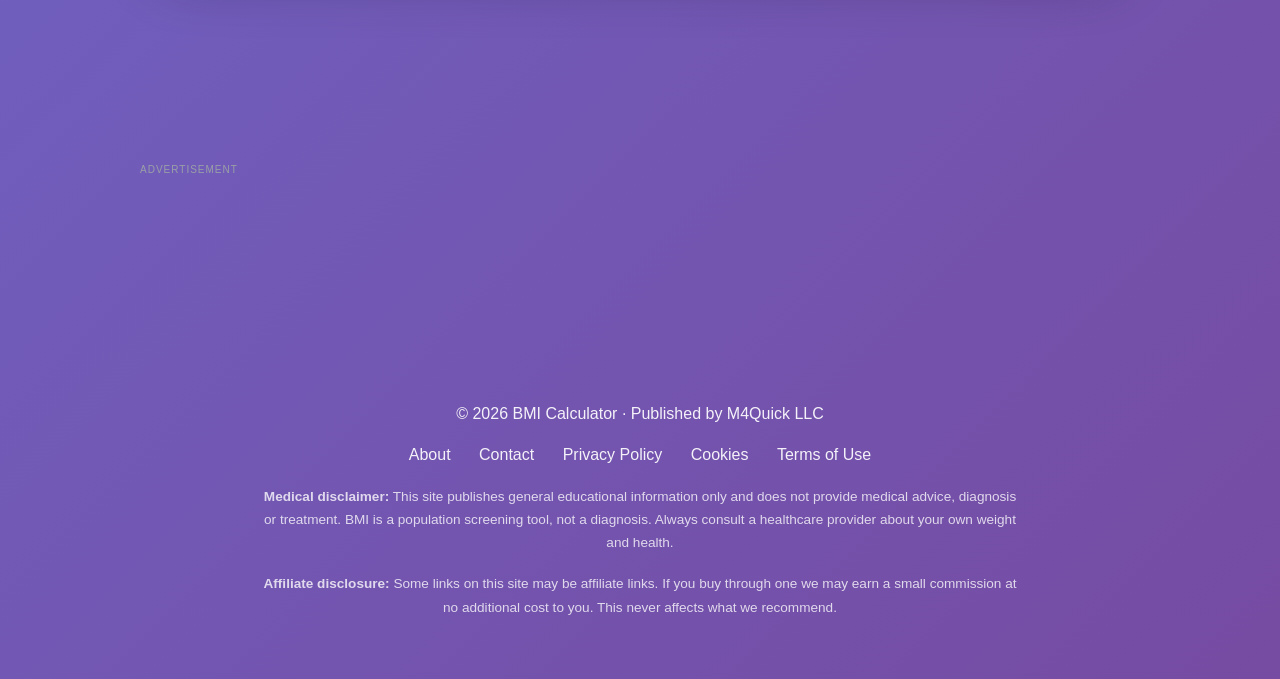
<file: waist-to-height-ratio.html>
<!DOCTYPE html>
<html lang="en">
<head>
    <meta charset="UTF-8">
    <meta name="viewport" content="width=device-width, initial-scale=1.0">
    <meta name="description" content="Waist-to-height ratio captures where fat sits rather than how much you weigh. How to measure it correctly, what the 0.5 boundary means, and how it complements BMI.">
    <title>Waist-to-Height Ratio — The Measure That Complements BMI - BMI Calculator</title>
    <link rel="canonical" href="https://bmi-calculator-health.com/waist-to-height-ratio">
    <link rel="stylesheet" href="/styles.css">
    <script async src="https://pagead2.googlesyndication.com/pagead/js/adsbygoogle.js?client=ca-pub-8510922003408038"
     crossorigin="anonymous"></script>
    <!-- Cloudflare Web Analytics -->
    <script defer src="https://static.cloudflareinsights.com/beacon.min.js" data-cf-beacon='{"token": "c211878706c244bcb4c6363c63fcd1e5"}'></script>
</head>
<body>
    <header>
        <div class="container">
            <h1><a href="/">BMI Calculator</a></h1>
            <p>One tape measure, one division, and a signal BMI cannot give you</p>
            <div class="nav-links">
                <a href="/">Calculator</a>
                <a href="/understanding-bmi">Understanding BMI</a>
                <a href="/healthy-weight">Healthy Weight</a>
                <a href="/faq">FAQ</a>
                <a href="/about">About</a>
            </div>
        </div>
    </header>

    <div class="review-banner sourced">
        <span class="rb-icon">&#128218;</span>
        <span><strong>Compiled from published guidance. No clinician has reviewed it.</strong>Written from the sources listed at the foot of this page and checked against them. This is general educational information, not a diagnosis and not personalised advice &mdash; BMI is a screening tool, and what it means for you is a conversation with your own provider. <a href="/about">Our editorial policy</a></span>
    </div>

    <div class="container">
        <div class="tool-box content-section">
            <div class="byline">
                <p><strong>Written by the BMI Calculator editorial team</strong></p>
                <p>Compiled from the sources listed at the end of this page and checked against them. See <a href="/about">our editorial policy</a>.</p>
            </div>

            <h2>Waist-to-height ratio</h2>

            <p>BMI tells you how heavy you are for your height. It cannot tell you where that weight sits, and where it sits turns out to matter. Fat carried around the abdomen &mdash; around the organs rather than under the skin &mdash; is more strongly associated with cardiovascular and metabolic risk than fat carried on the hips and thighs. Two people with identical BMI can have quite different risk profiles for this reason alone.</p>

            <p>Waist-to-height ratio is the cheapest way to capture that difference. It needs a tape measure and one division.</p>

            <div class="formula-box">
                <h3>The calculation</h3>
                <p><strong>Ratio = waist circumference &divide; height</strong>, in the same units.</p>
                <p>A waist of 84&nbsp;cm and a height of 175&nbsp;cm gives 84 &divide; 175 = <strong>0.48</strong>.</p>
            </div>

            <h3>The guidance in one sentence</h3>

            <p>NICE advises keeping your waist to less than half your height &mdash; a ratio below <strong>0.5</strong>. That single boundary is the appeal of the measure: because it scales with height, one number applies whether you are 155&nbsp;cm or 195&nbsp;cm, which is not true of raw waist circumference.</p>

            <p>NICE recommends it specifically for <strong>adults with a BMI below 35</strong>, used alongside BMI rather than instead of it. Above that, the guidance is that waist-to-height adds little, because central adiposity can be assumed.</p>
            <div class="ad-slot">
                <span class="ad-label">Advertisement</span>
                <ins class="adsbygoogle"
                     style="display:block"
                     data-ad-client="ca-pub-8510922003408038"
                     data-ad-slot="3370583535"
                     data-ad-format="auto"
                     data-full-width-responsive="true"></ins>
                <script>(adsbygoogle = window.adsbygoogle || []).push({});</script>
            </div>


            <div class="table-scroll">
                <table class="data-table">
                    <thead><tr><th>Ratio</th><th>Broad interpretation</th></tr></thead>
                    <tbody>
                        <tr><td>0.4 &ndash; 0.49</td><td>Healthy central adiposity &mdash; no increased health risk on this measure</td></tr>
                        <tr><td>0.5 &ndash; 0.59</td><td>Increased central adiposity, and increased health risk</td></tr>
                        <tr><td>0.6 or more</td><td>High central adiposity, and further increased health risk</td></tr>
                    </tbody>
                </table>
            </div>

            <h3>Measuring the waist correctly</h3>

            <p>Most of the error in this measure comes from measuring in the wrong place. The waist is not where your trousers sit.</p>

            <ul>
                <li>Find the top of your hip bone and the bottom of your ribs. Measure midway between them &mdash; roughly level with your navel for most people.</li>
                <li>Measure against skin or a thin layer, not over a jumper.</li>
                <li>Breathe out normally and measure at the end of that breath. Do not hold your stomach in.</li>
                <li>Keep the tape horizontal and snug without compressing the skin.</li>
                <li>Measure at the same time of day when comparing over time; abdominal girth varies through the day.</li>
            </ul>

            <div class="tip-box">
                <h3>Why this is worth doing alongside BMI, not instead of it</h3>
                <p>The two measures answer different questions. BMI asks how much total mass you carry for your height; waist-to-height asks where it sits. A high BMI with a low ratio often points toward muscle. A healthy BMI with a high ratio is the combination most likely to be missed by BMI alone, and it is the one worth catching.</p>
            </div>

            <h3>Where the ratio is not the right tool</h3>

            <p>It is not designed for children, who are assessed on age- and sex-specific charts, as covered on <a href="/bmi-for-children-and-teens">BMI for children and teens</a>. It is not appropriate during pregnancy. And like every simple anthropometric measure, it is a screening signal rather than a diagnosis &mdash; it describes a population-level association, not a prediction about you.</p>

            <div class="med-disclaimer">
                <p><strong>What to do with the number.</strong> A ratio above 0.5 is a reason to raise the subject at your next appointment, not a reason to start an aggressive plan on your own. Blood pressure and blood markers measure the risk directly rather than by proxy, and your provider can arrange both.</p>
            </div>

            <div class="sources">
                <h3>Sources</h3>
                <ul>
                    <li><a href="https://www.nice.org.uk/guidance/ng246/chapter/Identifying-and-assessing-overweight-obesity-and-central-adiposity" target="_blank" rel="noopener">Overweight and obesity management (NG246): identifying and assessing central adiposity</a>, NICE</li>
                    <li><a href="https://www.nhs.uk/live-well/healthy-weight" target="_blank" rel="noopener">Healthy weight</a>, NHS</li>
                    <li><a href="https://www.who.int/health-topics/obesity" target="_blank" rel="noopener">Obesity</a>, World Health Organization</li>
                    <li><a href="https://www.nhlbi.nih.gov/health/overweight-and-obesity" target="_blank" rel="noopener">Overweight and Obesity</a>, National Heart, Lung, and Blood Institute</li>
                    <li><a href="https://www.cdc.gov/healthyweight" target="_blank" rel="noopener">Healthy Weight, Nutrition, and Physical Activity</a>, CDC</li>
                </ul>
            </div>
        </div>

        <div class="tool-box" style="text-align:center;">
            <h2 style="margin-bottom:18px;">Calculate your BMI</h2>
            <p style="color:#666;margin-bottom:26px;max-width:600px;margin-left:auto;margin-right:auto;">Free, instant, and nothing you enter leaves your browser.</p>
            <a href="/" class="cta-button">Open the BMI Calculator</a>
        </div>
    </div>

    
            <div class="ad-slot">
                <span class="ad-label">Advertisement</span>
                <ins class="adsbygoogle"
                     style="display:block"
                     data-ad-client="ca-pub-8510922003408038"
                     data-ad-slot="3370583535"
                     data-ad-format="auto"
                     data-full-width-responsive="true"></ins>
                <script>(adsbygoogle = window.adsbygoogle || []).push({});</script>
            </div>
<footer>
        <div class="container">
            <p>&copy; 2026 BMI Calculator &middot; Published by M4Quick LLC</p>
            <p style="margin-top:15px;">
                <a href="/about">About</a>
                <a href="/contact">Contact</a>
                <a href="/privacy">Privacy Policy</a>
                <a href="/cookies">Cookies</a>
                <a href="/terms">Terms of Use</a>
            </p>
            <p class="legal"><strong>Medical disclaimer:</strong> This site publishes general educational information only and does not provide medical advice, diagnosis or treatment. BMI is a population screening tool, not a diagnosis. Always consult a healthcare provider about your own weight and health.</p>
            <p class="legal"><strong>Affiliate disclosure:</strong> Some links on this site may be affiliate links. If you buy through one we may earn a small commission at no additional cost to you. This never affects what we recommend.</p>
        </div>
    </footer>
</body>
</html>
</file>
<file: styles.css>
/* Calorie Calculator Tool — shared stylesheet for the content pages.
   index.html keeps its own inline styles (it carries the calculator UI);
   this file gives every other page one consistent nav, footer and layout. */

* { margin: 0; padding: 0; box-sizing: border-box; }

body {
    font-family: -apple-system, BlinkMacSystemFont, 'Segoe UI', Roboto, sans-serif;
    line-height: 1.6;
    color: #333;
    background: linear-gradient(135deg, #667eea 0%, #764ba2 100%);
    min-height: 100vh;
}

.container { max-width: 1000px; margin: 0 auto; padding: 20px; }

header { text-align: center; color: white; padding: 50px 20px 35px; }
header h1 { font-size: 2.6em; margin-bottom: 12px; text-shadow: 2px 2px 4px rgba(0,0,0,0.2); }
header h1 a { color: inherit; text-decoration: none; }
header p { font-size: 1.15em; opacity: 0.9; max-width: 620px; margin: 0 auto; }

/* ---- sitewide navigation ---- */
.nav-links { display: flex; justify-content: center; gap: 12px; margin-top: 26px; flex-wrap: wrap; }
.nav-links a {
    color: white;
    text-decoration: none;
    padding: 10px 18px;
    border: 2px solid rgba(255,255,255,0.3);
    border-radius: 30px;
    transition: all 0.3s;
    font-size: 0.93em;
}
.nav-links a:hover { background: rgba(255,255,255,0.2); border-color: white; }
.nav-links a.here { background: rgba(255,255,255,0.22); border-color: white; font-weight: 600; }

/* ---- page furniture ---- */
.tool-box {
    background: white;
    border-radius: 20px;
    padding: 30px;
    box-shadow: 0 20px 60px rgba(0,0,0,0.3);
    margin-bottom: 30px;
}
.content-section h2 {
    color: #333;
    font-size: 1.75em;
    margin-bottom: 18px;
    padding-bottom: 10px;
    border-bottom: 3px solid #667eea;
}
.content-section h3 { color: #667eea; font-size: 1.25em; margin: 24px 0 12px; }
.content-section p { color: #555; margin-bottom: 15px; line-height: 1.8; }
.content-section ul, .content-section ol { margin: 15px 0 15px 28px; color: #555; }
.content-section li { margin-bottom: 9px; line-height: 1.6; }

.formula-box {
    background: #f0f7ff;
    border-left: 4px solid #667eea;
    border-radius: 0 10px 10px 0;
    padding: 18px 20px;
    margin: 20px 0;
}
.formula-box h3 { margin-top: 0; }
.formula-box p { margin-bottom: 8px; font-family: ui-monospace, "SF Mono", Menlo, monospace; font-size: 0.93em; }

.faq-item { margin: 18px 0; padding: 18px; background: #f8f9fa; border-radius: 10px; }
.faq-item h4 { color: #667eea; margin-bottom: 9px; font-size: 1.08em; }
.faq-item p { color: #555; line-height: 1.7; }

.tip-box {
    background: linear-gradient(135deg, #667eea20 0%, #764ba220 100%);
    border: 2px solid #667eea;
    border-radius: 10px;
    padding: 18px 20px;
    margin: 22px 0;
}
.tip-box h4 { color: #667eea; margin-bottom: 9px; }

.data-table { width: 100%; border-collapse: collapse; margin: 18px 0; }
.data-table th { background: #667eea; color: white; padding: 12px; text-align: left; }
.data-table td { padding: 10px 12px; border-bottom: 1px solid #ddd; vertical-align: top; }
.data-table tr:nth-child(even) { background: #f8f9fa; }
.table-scroll { overflow-x: auto; }

.two-col { display: grid; grid-template-columns: 1fr 1fr; gap: 16px; margin: 16px 0; }
@media (max-width: 640px) { .two-col { grid-template-columns: 1fr; } }
.org-card { background: #f8f9fa; border-radius: 8px; padding: 16px 18px; }
.org-card h4 { margin-bottom: 8px; font-size: 1em; }
.org-card.asmbs h4 { color: #667eea; }
.org-card.and h4 { color: #28a745; }
.org-card ul { margin: 0 0 0 18px; font-size: 0.93em; line-height: 1.65; color: #555; }

.cta-button {
    display: inline-block;
    background: linear-gradient(135deg, #667eea 0%, #764ba2 100%);
    color: white;
    text-decoration: none;
    padding: 16px 36px;
    border-radius: 30px;
    font-size: 17px;
    font-weight: 600;
    transition: transform 0.2s, box-shadow 0.2s;
}
.cta-button:hover { transform: translateY(-2px); box-shadow: 0 10px 30px rgba(102,126,234,0.4); }

/* ---- review-status banner ---- */
.review-banner {
    max-width: 1000px;
    margin: 0 auto 24px;
    border-radius: 12px;
    padding: 13px 18px;
    font-size: 0.92em;
    line-height: 1.6;
    display: flex;
    align-items: flex-start;
    gap: 11px;
}
.review-banner .rb-icon { font-size: 1.15em; line-height: 1.35; flex: 0 0 auto; }
.review-banner strong { display: block; margin-bottom: 2px; }
.review-banner a { font-weight: 600; text-decoration: underline; }
.review-banner.unreviewed { background: #fff8e6; border: 2px solid #e8b93b; color: #6a5312; }
.review-banner.unreviewed strong, .review-banner.unreviewed a { color: #8a6a12; }
.review-banner.reviewed { background: #eaf6f0; border: 2px solid #2e9e6b; color: #1c5b3f; }
/* Sourced but not clinically reviewed. Neutral rather than amber: the page is
   checked against its citations, it simply has no clinician behind it, and a
   warning colour on every page would cry wolf. */
.review-banner.sourced { background: #eef1f6; border: 2px solid #b9c3d4; color: #3c4658; }
.review-banner.sourced strong, .review-banner.sourced a { color: #2f3949; }
.review-banner.reviewed strong, .review-banner.reviewed a { color: #1c5b3f; }
@media (max-width: 600px) { .review-banner { margin: 0 14px 20px; font-size: 0.87em; } }

/* ---- transparency blocks ---- */
.byline {
    background: #f4f5fb;
    border-left: 4px solid #667eea;
    border-radius: 0 10px 10px 0;
    padding: 16px 20px;
    margin: 0 0 26px;
    font-size: 0.92em;
    color: #555;
}
.byline p { margin: 0 0 6px; line-height: 1.6; }
.byline p:last-child { margin-bottom: 0; }
.byline a { color: #667eea; font-weight: 600; }

.med-disclaimer {
    background: #fff8e6;
    border: 2px solid #e8b93b;
    border-radius: 10px;
    padding: 16px 20px;
    margin: 26px 0;
    font-size: 0.93em;
    color: #6a5312;
}
.med-disclaimer strong { color: #8a6a12; }

.sources { font-size: 0.92em; color: #666; }
.sources h3 { color: #667eea; font-size: 1.12em; margin: 24px 0 12px; }
.sources ul { margin-left: 22px; }
.sources a { color: #667eea; }

/* ---- footer ---- */
footer { padding: 40px 20px; color: white; opacity: 0.92; }
footer .container { text-align: center; }
footer a { color: white; text-decoration: none; margin: 0 12px; }
footer a:hover { text-decoration: underline; }
footer .legal {
    margin-top: 18px;
    font-size: 0.85em;
    opacity: 0.85;
    max-width: 760px;
    margin-left: auto;
    margin-right: auto;
    line-height: 1.7;
}

@media (max-width: 600px) {
    header h1 { font-size: 1.9em; }
    header { padding: 36px 15px 26px; }
    .nav-links { gap: 9px; }
    .nav-links a { padding: 8px 14px; font-size: 0.86em; }
    .tool-box { padding: 22px 18px; }
}

/* ---- ad slots ------------------------------------------------------
   Height is reserved before the ad arrives so that filling one cannot
   push the page around under someone mid-sentence. The label is there
   because an ad that is obviously an ad is the honest arrangement, and
   it keeps ads visually separate from the content they sit beside. */
.ad-slot {
    margin: 28px auto;
    max-width: 1000px;
    min-height: 280px;
    display: flex;
    flex-direction: column;
    align-items: center;
    justify-content: center;
}
.ad-slot > .ad-label {
    font-size: 10px;
    letter-spacing: .1em;
    text-transform: uppercase;
    color: #9aa0a6;
    margin-bottom: 6px;
    align-self: flex-start;
}
.ad-slot ins.adsbygoogle { display: block; width: 100%; }
@media (max-width: 600px) {
    .ad-slot { margin: 22px 14px; min-height: 250px; }
}
</file>
